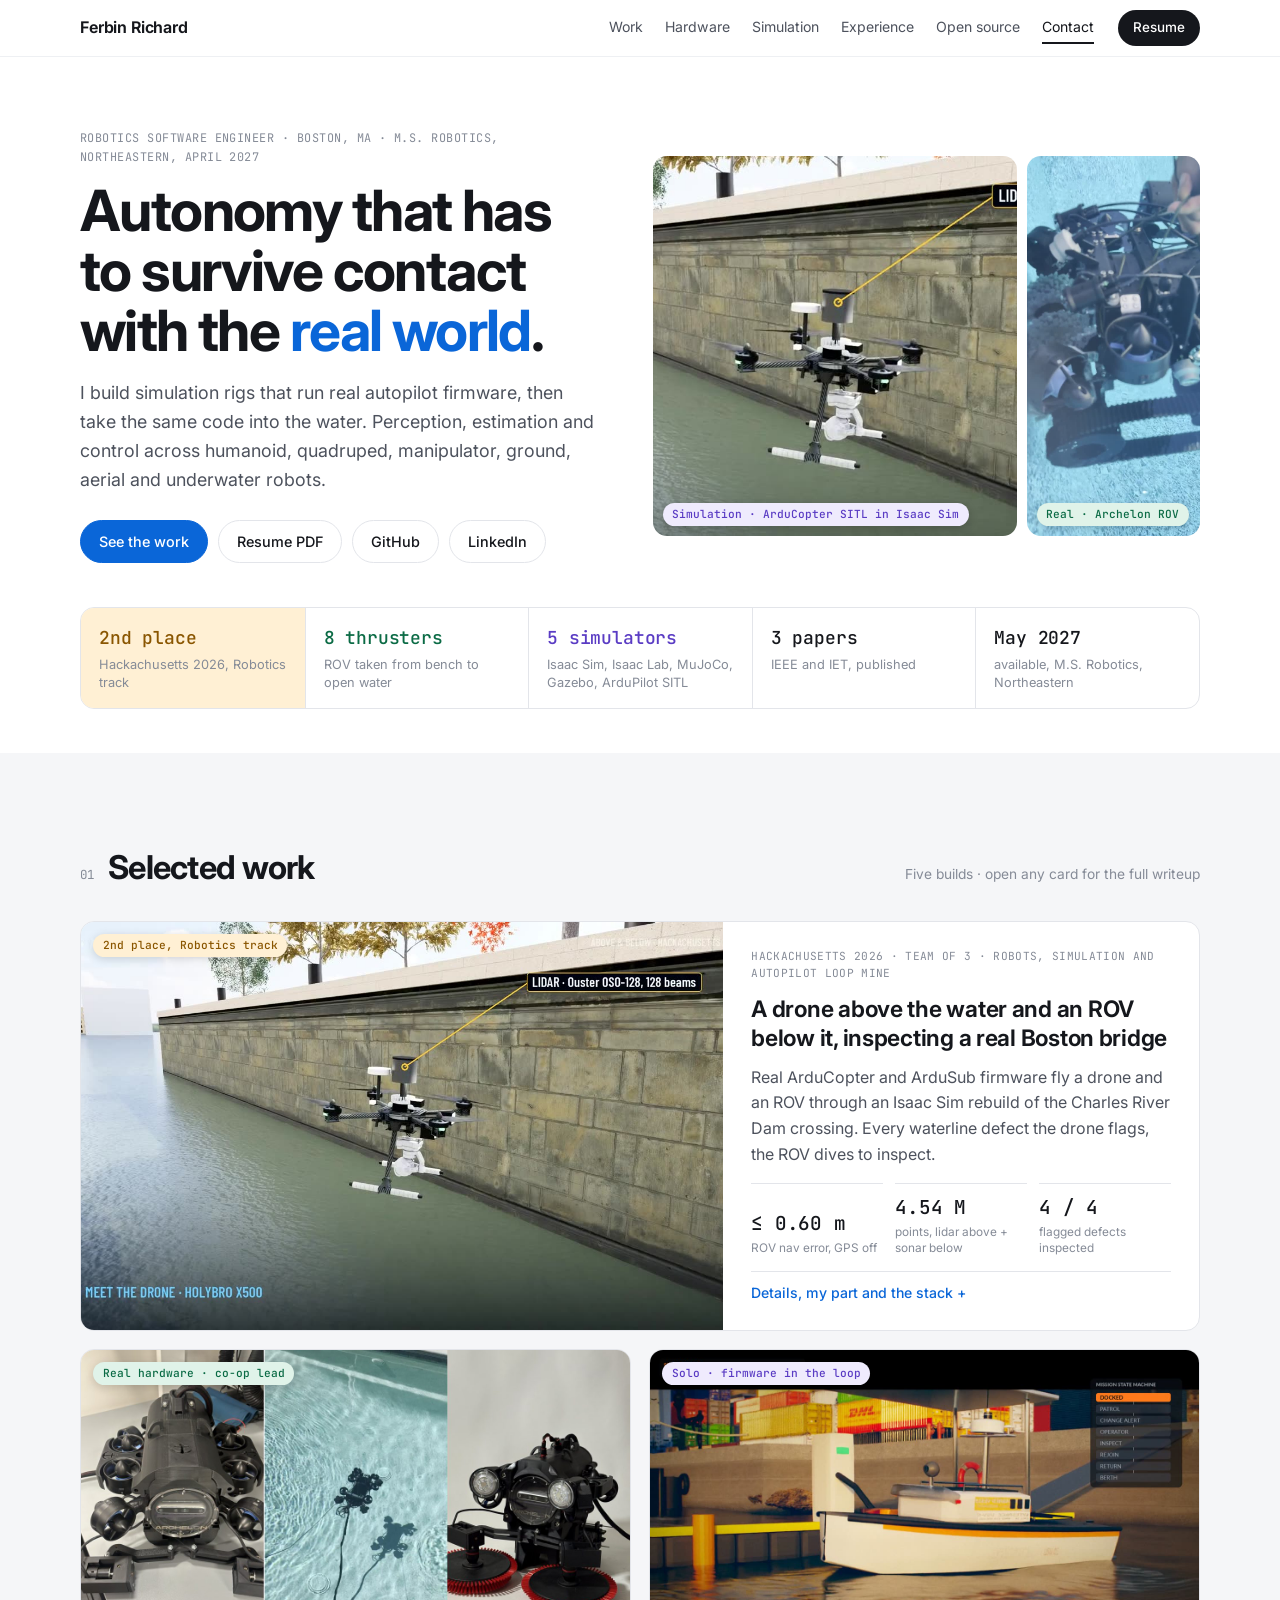
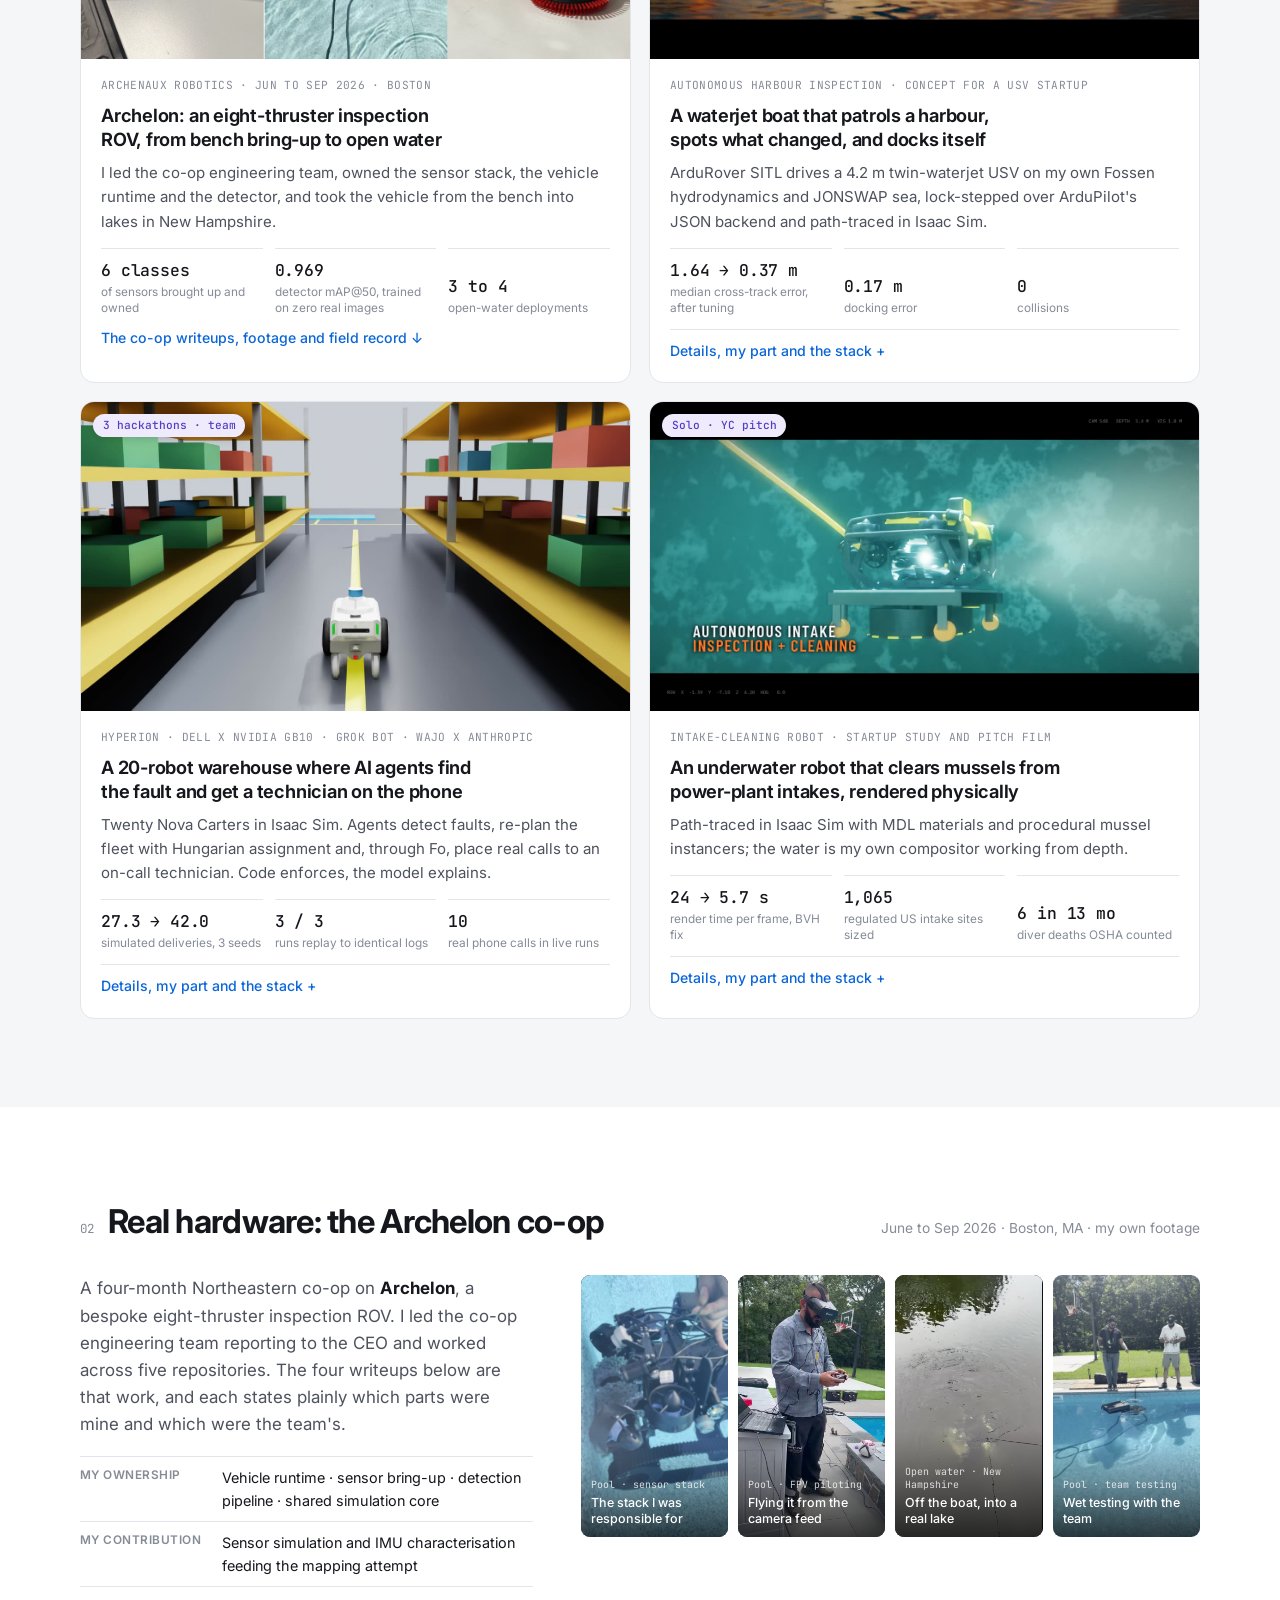
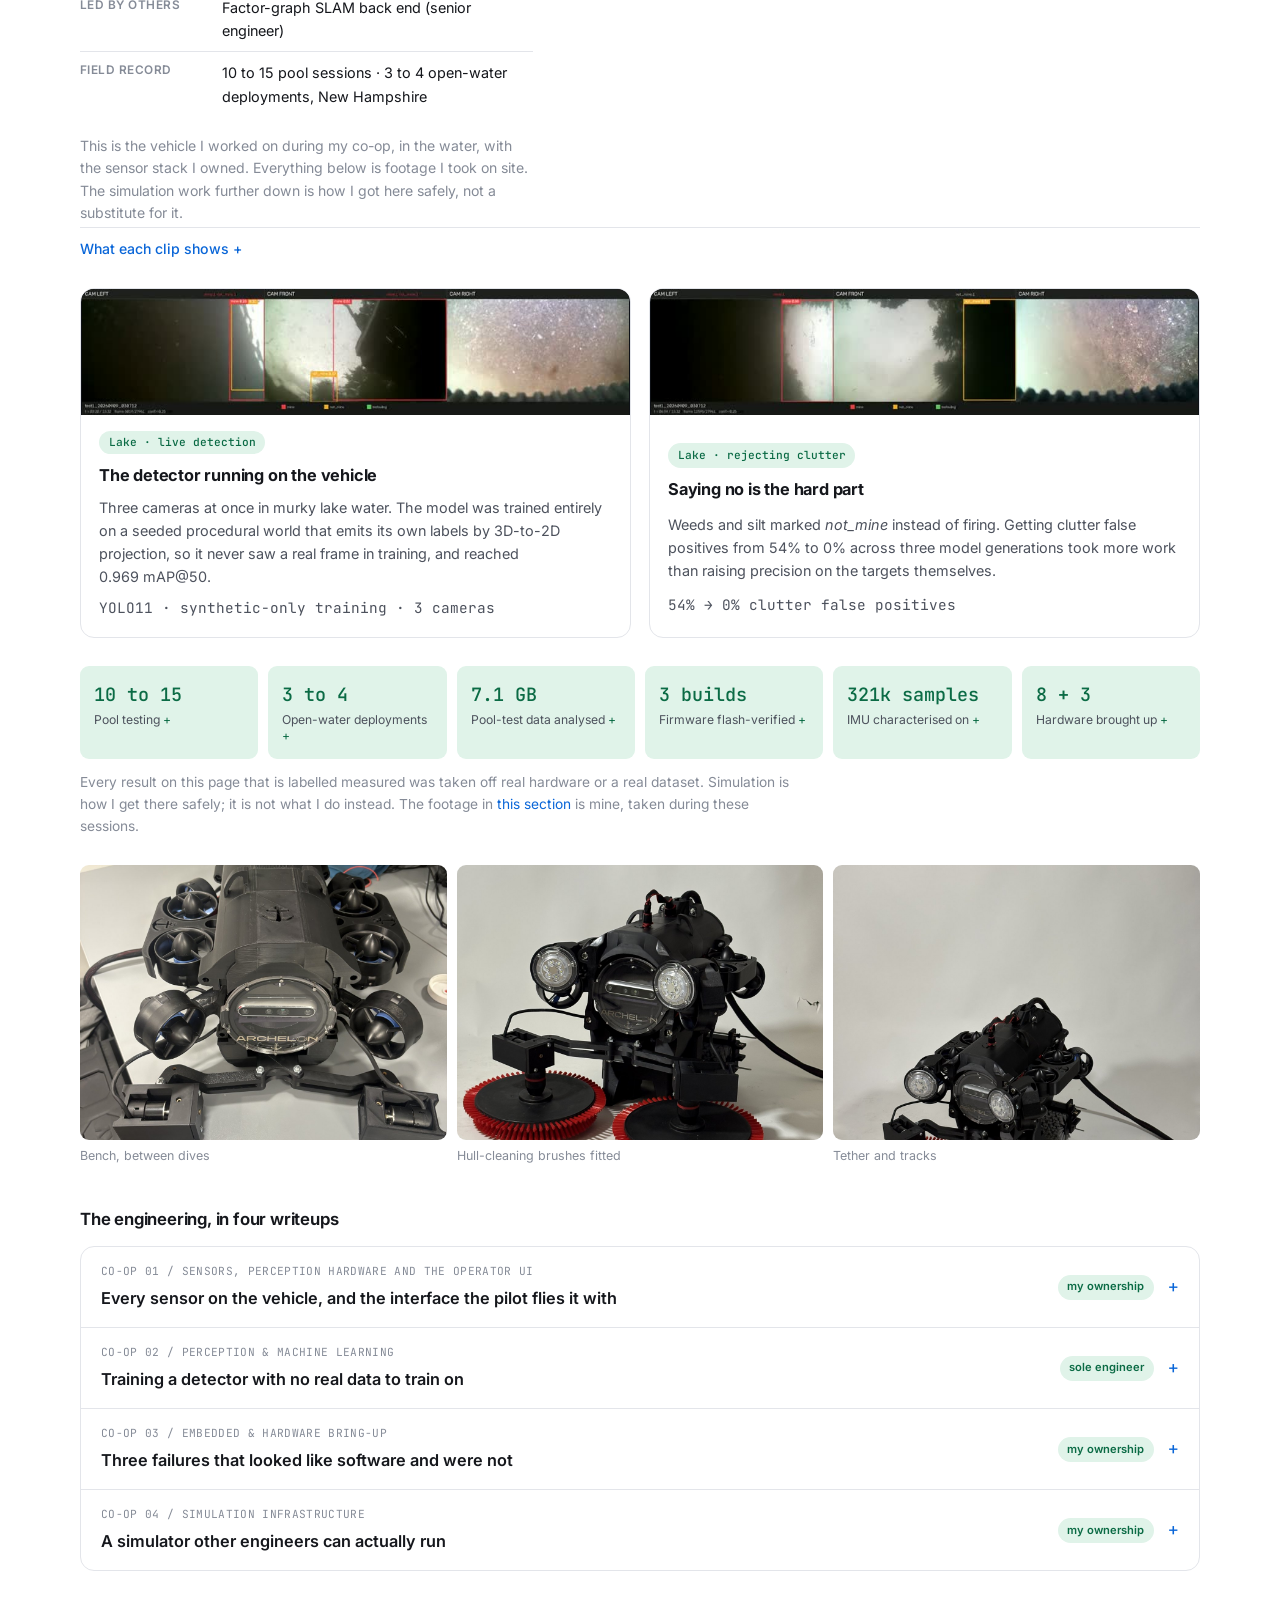
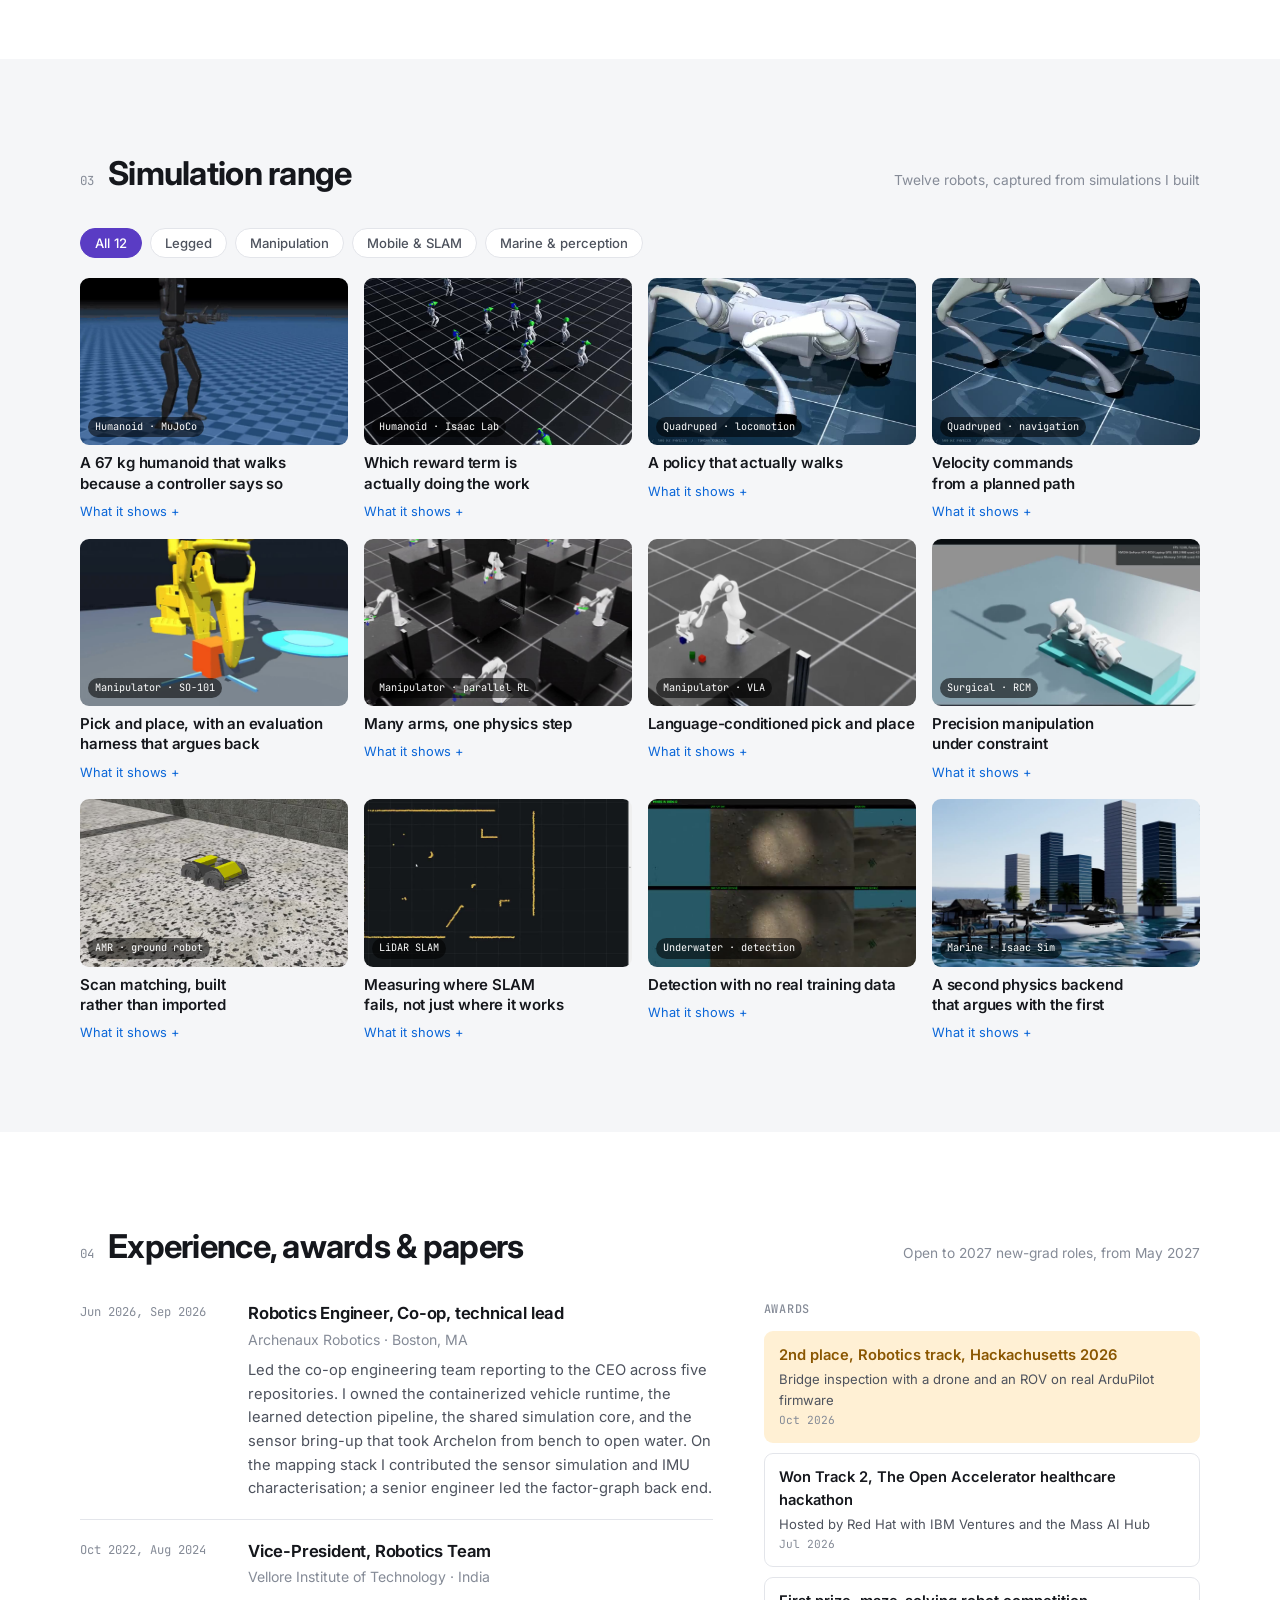
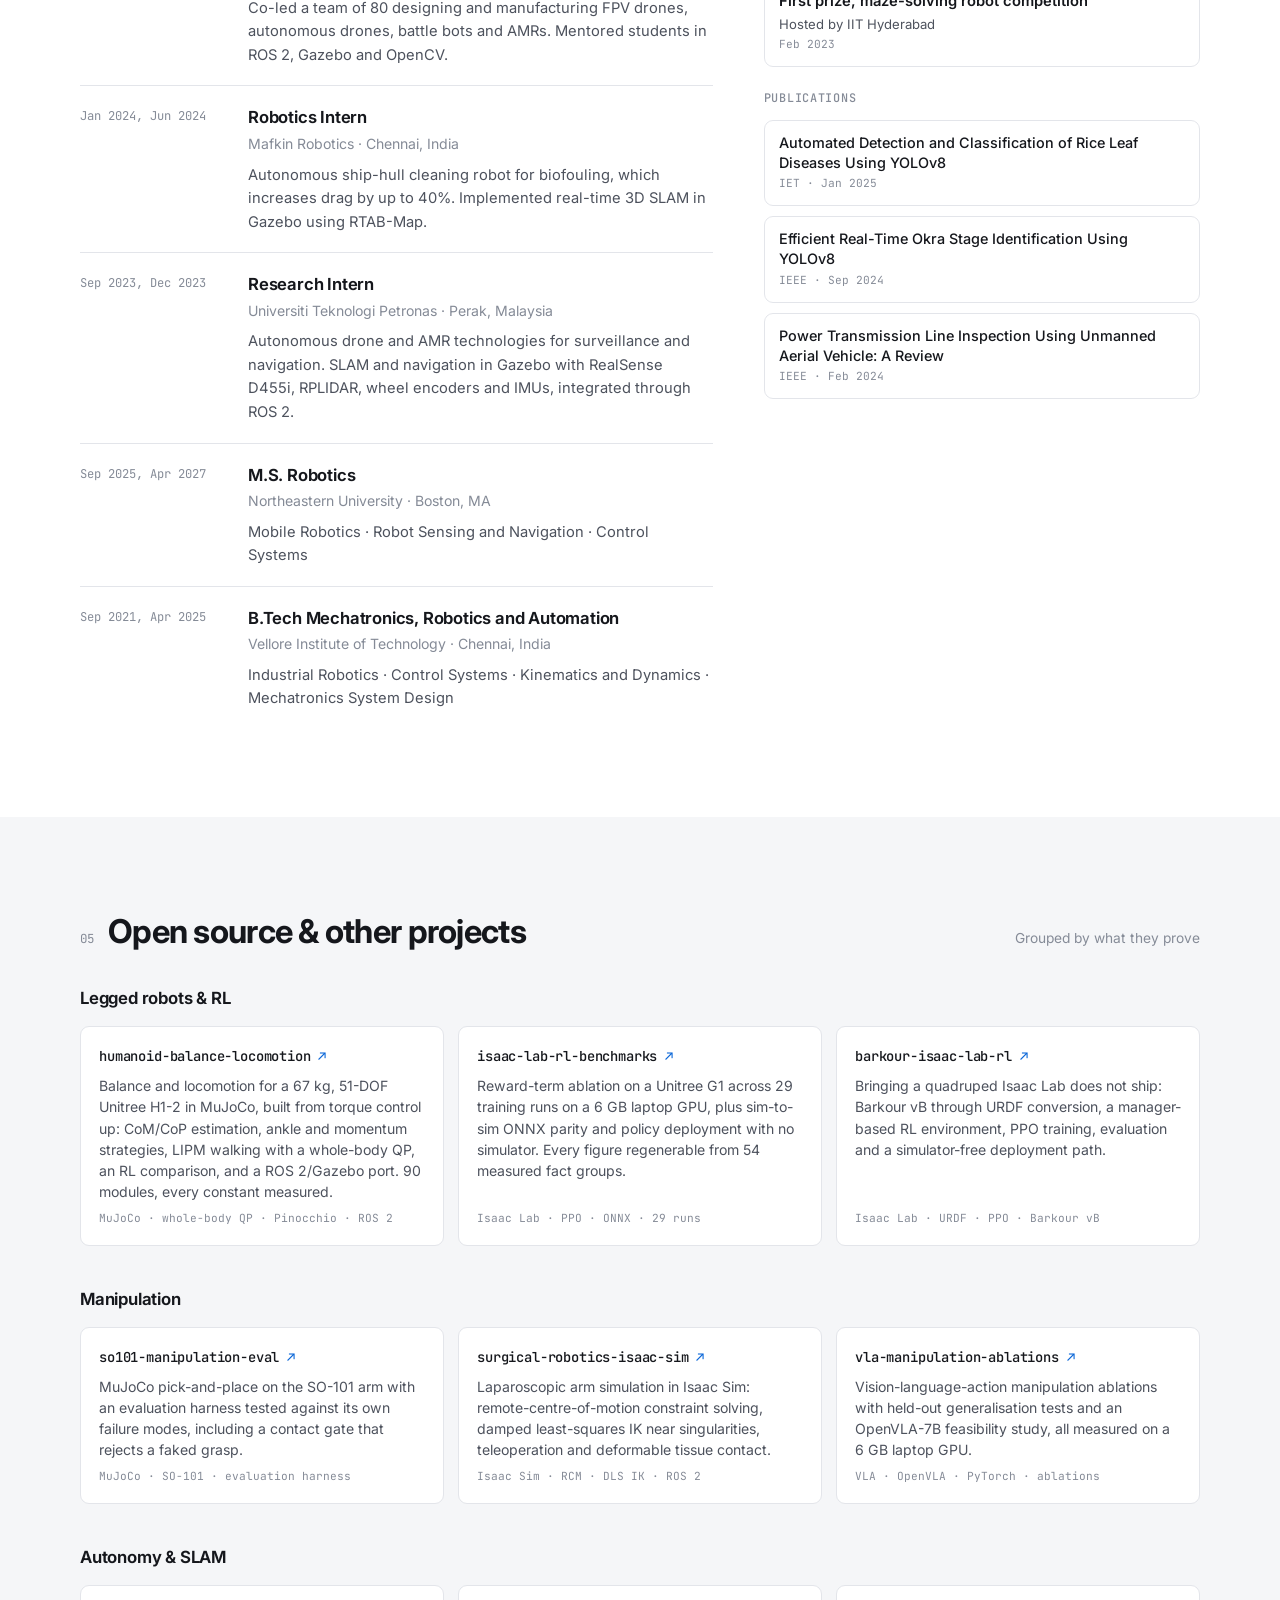
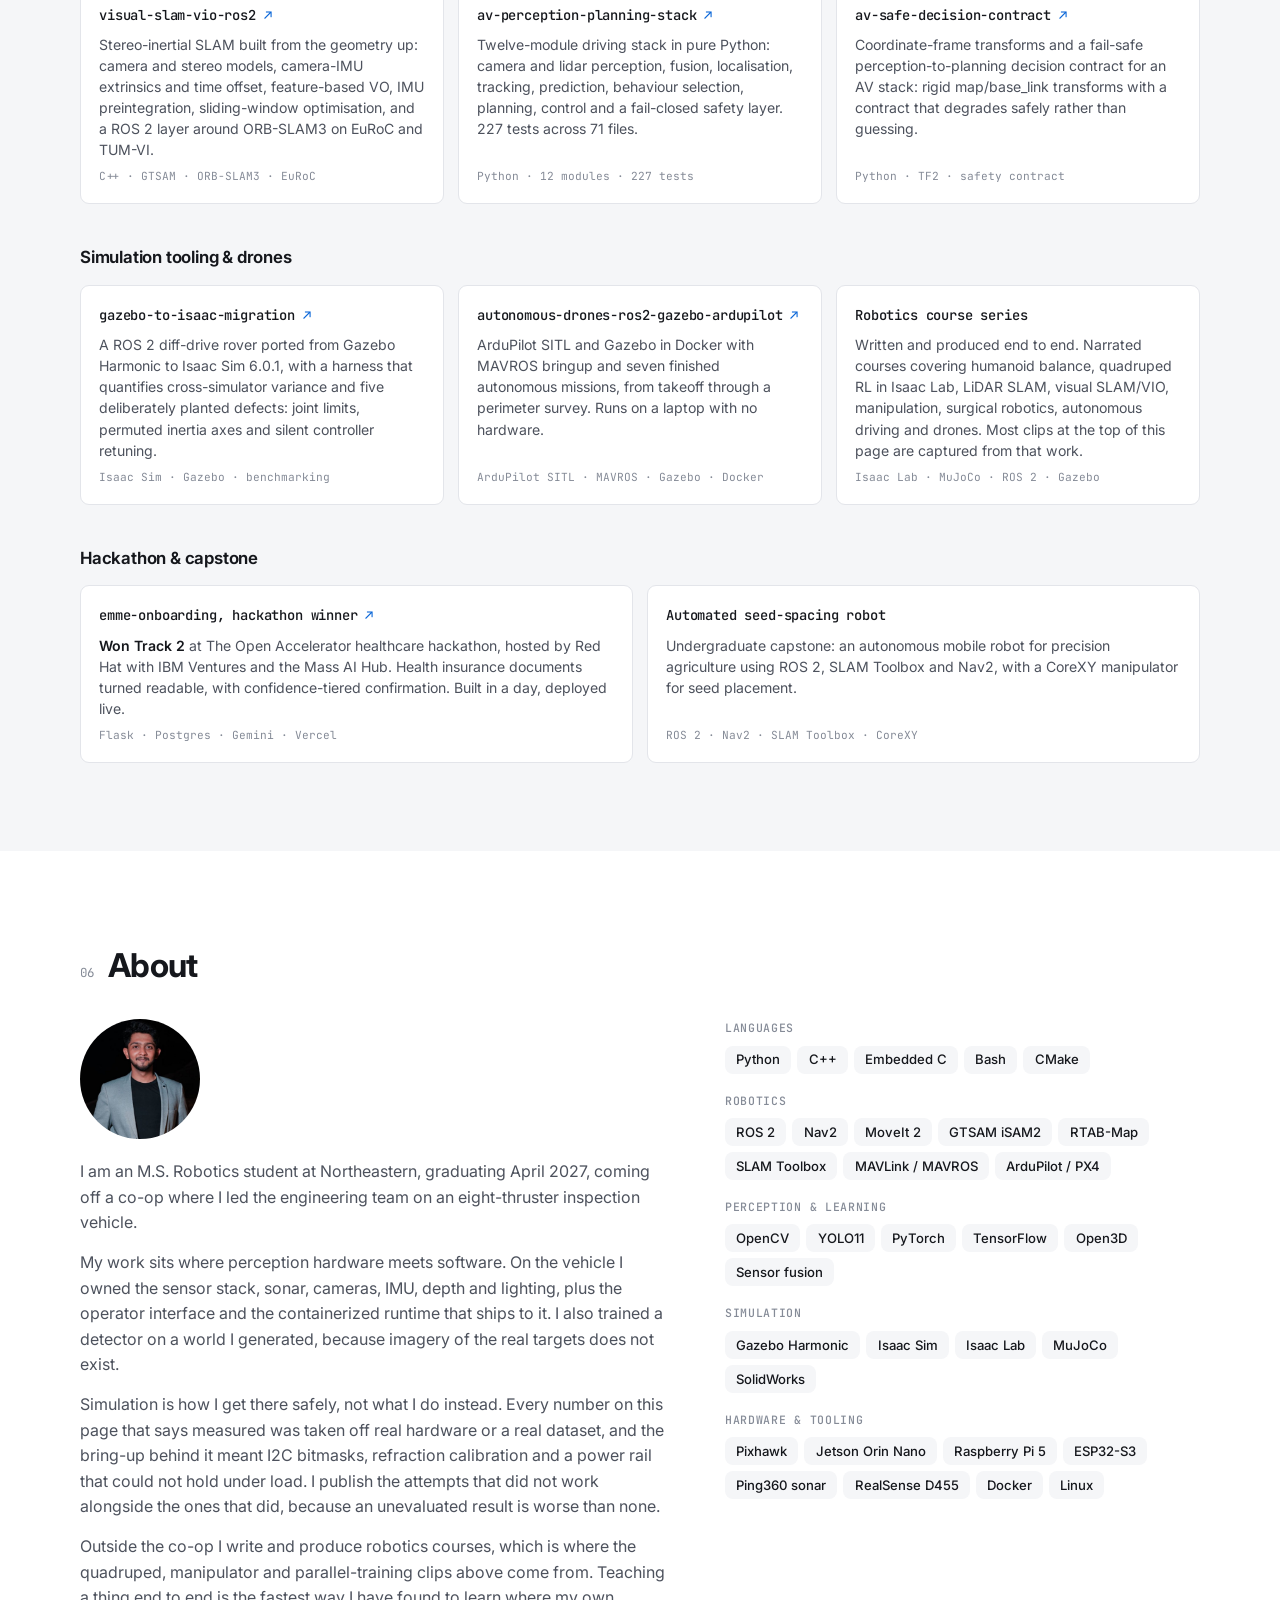
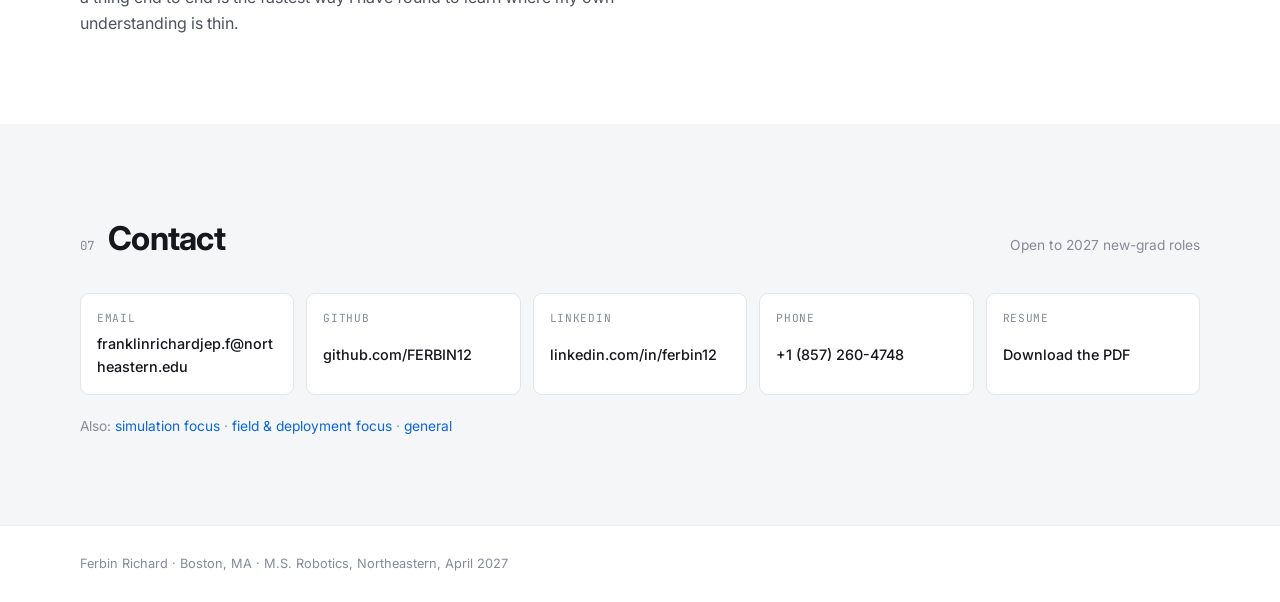
<file: index.html>
<!DOCTYPE html>
<html lang="en">
<head>
<meta charset="utf-8">
<meta name="viewport" content="width=device-width, initial-scale=1">
<title>Ferbin Richard, Robotics Software Engineer</title>
<meta name="description" content="I build simulation rigs that run real autopilot firmware, then take the same code into the water. Perception, estimation and control across humanoid, quadruped, manipulator, ground, aerial and underwater robots.">
<link rel="canonical" href="https://ferbin12.github.io/">
<link rel="icon" href="assets/favicon.svg" type="image/svg+xml">
<meta property="og:title" content="Ferbin Richard, Robotics Software Engineer">
<meta property="og:description" content="I build simulation rigs that run real autopilot firmware, then take the same code into the water. Perception, estimation and control across humanoid, quadruped, manipulator, ground, aerial and underwa">
<meta property="og:image" content="https://ferbin12.github.io/assets/img/bridge_drone_poster.jpg">
<meta property="og:image:width" content="1280">
<meta property="og:image:height" content="720">
<meta property="og:image:alt" content="Inspection drone flying under a Boston bridge deck in Isaac Sim, flown by real ArduCopter firmware">
<meta property="og:type" content="website">
<meta property="og:url" content="https://ferbin12.github.io/">
<meta name="twitter:card" content="summary_large_image">
<meta name="twitter:title" content="Ferbin Richard, Robotics Software Engineer">
<meta name="twitter:description" content="I build simulation rigs that run real autopilot firmware, then take the same code into the water. Perception, estimation and control across humanoid, quadruped, manipulator, ground, aerial and underwa">
<meta name="twitter:image" content="https://ferbin12.github.io/assets/img/bridge_drone_poster.jpg">
<link rel="preconnect" href="https://fonts.googleapis.com">
<link rel="preconnect" href="https://fonts.gstatic.com" crossorigin>
<link href="https://fonts.googleapis.com/css2?family=Inter:wght@400;500;600;700&amp;family=JetBrains+Mono:wght@400;500&amp;display=swap" rel="stylesheet">
<link rel="stylesheet" href="site.css">
<script type="application/ld+json">
{"@context":"https://schema.org","@type":"Person","name":"Ferbin Richard",
 "jobTitle":"Robotics Software Engineer",
 "url":"https://ferbin12.github.io/","email":"franklinrichardjep.f@northeastern.edu",
 "sameAs":["https://github.com/FERBIN12","https://www.linkedin.com/in/ferbin12/"],
 "alumniOf":[{"@type":"CollegeOrUniversity","name":"Northeastern University"},
             {"@type":"CollegeOrUniversity","name":"Vellore Institute of Technology"}],
 "award":["2nd place, Robotics track, Hackachusetts 2026"],
 "knowsAbout":["Robotics","ROS 2","Simulation","NVIDIA Isaac Sim","Isaac Lab","MuJoCo","Gazebo","ArduPilot","SLAM","Perception",
               "Reinforcement Learning","Embedded Systems","Sensor Fusion","Field Deployment"],
 "address":{"@type":"PostalAddress","addressLocality":"Boston","addressRegion":"MA","addressCountry":"US"}}
</script>
</head>
<body>

<a class="skip" href="#main">Skip to content</a>

<header class="nav">
  <div class="nav-inner">
    <a class="nav-name" href="#top">Ferbin&nbsp;Richard</a>
    <nav aria-label="Sections">
<a href="#work">Work</a><a href="#hardware">Hardware</a><a href="#range">Simulation</a><a href="#experience">Experience</a><a href="#oss">Open source</a><a href="#contact">Contact</a>    </nav>
    <a class="nav-cta" href="assets/Ferbin_Richard_Resume.pdf">Resume</a>
  </div>
</header>

<main id="main">

<!-- ============================================================ hero -->
<section class="hero" id="top">
  <div class="wrap hero-grid">
    <div class="hero-text">
      <p class="eyebrow">Robotics Software Engineer &middot; Boston, MA &middot; M.S. Robotics, Northeastern, April 2027</p>
      <h1>Autonomy that has to survive contact with the <em>real world</em>.</h1>
      <p class="hero-sub">I build simulation rigs that run real autopilot firmware, then take the same code into the water. Perception, estimation and control across humanoid, quadruped, manipulator, ground, aerial and underwater robots.</p>
      <p class="hero-links">
        <a class="btn btn-p" href="#work">See the work</a>
        <a class="btn" href="assets/Ferbin_Richard_Resume.pdf">Resume PDF</a>
        <a class="btn" href="https://github.com/FERBIN12">GitHub</a>
        <a class="btn" href="https://www.linkedin.com/in/ferbin12/">LinkedIn</a>
      </p>
    </div>
    <div class="diptych">
      <figure class="dip-wide">
        <video class="lazy" data-eager poster="assets/img/hero_bridge_poster.jpg" muted loop playsinline preload="none"
               aria-label="Inspection drone under the Craigie bridge deck in Isaac Sim, flown by ArduCopter SITL">
          <source src="assets/video/hero_bridge.mp4" type="video/mp4"></video>
        <figcaption><span class="chip sim">Simulation &middot; ArduCopter SITL in Isaac Sim</span></figcaption>
      </figure>
      <figure class="dip-tall">
        <video class="lazy" data-eager poster="assets/img/real/rov_closeup_hardware_poster.jpg" muted loop playsinline preload="none"
               aria-label="The Archelon ROV at the pool edge, real hardware">
          <source src="assets/real/rov_closeup_hardware.mp4" type="video/mp4"></video>
        <figcaption><span class="chip hw">Real &middot; Archelon ROV</span></figcaption>
      </figure>
    </div>
  </div>
  <div class="wrap">
    <ul class="proof">
      <li class="aw"><b>2nd place</b><span>Hackachusetts 2026, Robotics track</span></li>
      <li class="hw"><b>8 thrusters</b><span>ROV taken from bench to open water</span></li>
      <li class="sim"><b>5 simulators</b><span>Isaac Sim, Isaac Lab, MuJoCo, Gazebo, ArduPilot SITL</span></li>
      <li class=""><b>3 papers</b><span>IEEE and IET, published</span></li>
      <li class=""><b>May 2027</b><span>available, M.S. Robotics, Northeastern</span></li>
    </ul>
  </div>
</section>


<!-- ============================================================ selected work -->
<section id="work" class="band">
  <div class="wrap">
    <div class="sec-head"><span class="sec-num">01</span><h2>Selected work</h2><span class="sec-note">Five builds &middot; open any card for the full writeup</span></div>
    <div class="bento">
      <article class="pcard lead" id="w-bridge">
        <div class="pmedia">
          <video class="lazy" poster="assets/img/bridge_drone_poster.jpg" muted loop playsinline preload="none" aria-label="Inspection drone flying under the Craigie drawbridge deck in Isaac Sim, flown by ArduCopter SITL">
            <source src="assets/video/bridge_drone.mp4" type="video/mp4"></video>
          <span class="chip aw on-media">2nd place, Robotics track</span>
        </div>
        <div class="pbody">
          <p class="ctx">Hackachusetts 2026 &middot; team of 3 &middot; robots, simulation and autopilot loop mine</p>
          <h3>A drone above the water and an ROV below it, inspecting a real Boston bridge</h3>
          <p class="sum">Real ArduCopter and ArduSub firmware fly a drone and an ROV through an Isaac Sim rebuild of the Charles River Dam crossing. Every waterline defect the drone flags, the ROV dives to inspect.</p>
          <dl class="m3">
<div><dt>ROV nav error, GPS off</dt><dd>&le; 0.60 m</dd></div><div><dt>points, lidar above + sonar below</dt><dd>4.54 M</dd></div><div><dt>flagged defects inspected</dt><dd>4 / 4</dd></div>          </dl>
          <details class="more">
            <summary>Details, my part and the stack</summary>
            <div class="more-body">
<p class="proj-meta">Team of 3 · I built the robots, the simulation, the autopilot loop and ROS 2</p><p class="cap">The Charles River Dam crossing rebuilt in Isaac Sim. ArduCopter flies the drone, ArduSub flies the ROV.</p>              <div class="prose"><p>
            Built in one day for challenge R6, safer inspection of critical infrastructure. A
            Holybro X500 flown by real ArduCopter SITL runs a 37-waypoint mission along the canal
            walls and under the deck, where the bridge cuts GPS from 12 satellites to 7. Every
            waterline defect it flags becomes a task for a BlueROV2 Heavy on ArduSub, which dives
            with GPS off and navigates on a modelled DVL fed into the autopilot's EKF.
          </p>
<p>
            Both robots build one model of the structure: 2.96 million lidar points above the
            water and 1.58 million sonar points below it. The ROV never drifted more than 60 cm
            over a 200 m dive, and 4 of 4 flagged defects were inspected underwater. The demo is a
            replay of a recorded 21-topic ROS 2 bag, run live on stage from one Docker launch.
          </p>
<details class="more">
<summary>What is modelled and what is real</summary>
<p>
              Real: ArduCopter and ArduSub flight code, MAVLink mission upload, the EKF, ROS 2 Jazzy,
              RViz2 and QGroundControl. Modelled: the GPS drop under the deck (the bridge lowers
              the satellite count), the Ouster OS0-128 lidar and 130-degree multibeam sonar as ray
              casts, murky water as Beer-Lambert attenuation plus silt, and a simulated thermal
              camera. Thirteen defects were planted as ground truth, nine above the water and four
              below, including a scour pit with exposed timber piles.
            </p>
</details></div>
              <dl class="inst"><div><dt>Result</dt><dd>2nd place</dd></div>
<div class="stacked"><dt>ROV nav error, GPS off</dt><dd>≤ 0.60 m</dd><dd class="vs">over a ~200 m dive, 0.16 m at the end</dd></div>
<div class="stacked"><dt>Combined model</dt><dd>4.54 M pts</dd><dd class="vs">lidar above + sonar below</dd></div>
<div class="stacked"><dt>Defects flagged → inspected</dt><dd>4 / 4</dd><dd class="vs">drone hands off to ROV</dd></div></dl>
              <p class="stack">ArduCopter + ArduSub SITL · MAVLink · Isaac Sim 6 · ROS 2 Jazzy · RViz2 · QGroundControl · Docker · <a href="https://github.com/FERBIN12/detectfix">repo</a></p>
            </div>
          </details>
        </div>
      </article>
      <article class="pcard" id="w-archelon">
        <div class="pmedia">
          <img src="assets/img/real/archelon_card.jpg" alt="Archelon ROV on the bench, in the pool from above, and fitted with hull-cleaning brushes" loading="lazy">
          <span class="chip hw on-media">Real hardware &middot; co-op lead</span>
        </div>
        <div class="pbody">
          <p class="ctx">Archenaux Robotics &middot; Jun to Sep 2026 &middot; Boston</p>
          <h3>Archelon: an eight-thruster inspection ROV, from bench bring-up to open water</h3>
          <p class="sum">I led the co-op engineering team, owned the sensor stack, the vehicle runtime and the detector, and took the vehicle from the bench into lakes in New Hampshire.</p>
          <dl class="m3">
<div><dt>of sensors brought up and owned</dt><dd>6 classes</dd></div><div><dt>detector mAP@50, trained on zero real images</dt><dd>0.969</dd></div><div><dt>open-water deployments</dt><dd>3 to 4</dd></div>          </dl>
          <a class="more-link" href="#hardware">The co-op writeups, footage and field record &darr;</a>
        </div>
      </article>
      <article class="pcard" id="w-usv">
        <div class="pmedia">
          <video class="lazy" poster="assets/img/harbour_usv_poster.jpg" muted loop playsinline preload="none" aria-label="Twin-waterjet USV leaving its charging berth in a path-traced Isaac Sim harbour, with the mission state machine overlaid">
            <source src="assets/video/harbour_usv.mp4" type="video/mp4"></video>
          <span class="chip sim on-media">Solo &middot; firmware in the loop</span>
        </div>
        <div class="pbody">
          <p class="ctx">Autonomous harbour inspection &middot; concept for a USV startup</p>
          <h3>A waterjet boat that patrols a harbour, spots what changed, and docks itself</h3>
          <p class="sum">ArduRover SITL drives a 4.2 m twin-waterjet USV on my own Fossen hydrodynamics and JONSWAP sea, lock-stepped over ArduPilot's JSON backend and path-traced in Isaac Sim.</p>
          <dl class="m3">
<div><dt>median cross-track error, after tuning</dt><dd>1.64 &rarr; 0.37 m</dd></div><div><dt>docking error</dt><dd>0.17 m</dd></div><div><dt>collisions</dt><dd>0</dd></div>          </dl>
          <details class="more">
            <summary>Details, my part and the stack</summary>
            <div class="more-body">
<p class="proj-meta">Concept for a USV startup · firmware-in-the-loop simulation and film</p><p class="cap">ArduRover 4.5 SITL drives the boat; Isaac Sim 6 path-traces the logged run.</p>              <div class="prose"><p>
            A 4.2 m twin-waterjet USV runs an approved patrol route, compares its lidar map with
            yesterday's patrol and raises change alerts. On operator approval it stands off a
            contact, loiters on its jets, rejoins the route and berths itself on a solar charging
            float. The autopilot is the real Pixhawk firmware, ArduRover SITL, lock-stepped to my
            own physics over ArduPilot's JSON backend.
          </p>
<p>
            The physics is a Fossen 3-DOF manoeuvring model with jet spool-up lag, a reversing
            bucket, current and shallow-water drag, on a JONSWAP wind sea plus swell. Heave, pitch
            and roll come from the hull sampling that wave surface, and the rendered water uses
            the same wave field. Tuning cut median cross-track error from 1.64 m with a 3 m weave
            to 0.37 m.
          </p></div>
              <dl class="inst"><div class="stacked"><dt>Cross-track error</dt><dd>1.64 → 0.37 m</dd><dd class="vs">median, after tuning</dd></div>
<div class="stacked"><dt>Changes found</dt><dd>2 / 2</dd><dd class="vs">new object, buoy moved 15.1 m</dd></div>
<div class="stacked"><dt>Docking error</dt><dd>0.17 m</dd><dd class="vs">0 collisions</dd></div>
<div class="stacked"><dt>Recorded run</dt><dd>55,693 msgs</dd><dd class="vs">559 s ROS 2 bag</dd></div></dl>
              <p class="stack">ArduRover SITL · pymavlink · Fossen hydrodynamics · JONSWAP waves · ROS 2 Jazzy · Isaac Sim path tracing</p>
            </div>
          </details>
        </div>
      </article>
      <article class="pcard" id="w-hyperion">
        <div class="pmedia">
          <video class="lazy" poster="assets/img/hyperion_fleet_poster.jpg" muted loop playsinline preload="none" aria-label="Nova Carter robot driving down a warehouse aisle in the 20-robot Isaac Sim fleet">
            <source src="assets/video/hyperion_fleet.mp4" type="video/mp4"></video>
          <span class="chip sim on-media">3 hackathons &middot; team</span>
        </div>
        <div class="pbody">
          <p class="ctx">Hyperion &middot; Dell x NVIDIA GB10 &middot; Grok Bot &middot; Wajo x Anthropic</p>
          <h3>A 20-robot warehouse where AI agents find the fault and get a technician on the phone</h3>
          <p class="sum">Twenty Nova Carters in Isaac Sim. Agents detect faults, re-plan the fleet with Hungarian assignment and, through Fo, place real calls to an on-call technician. Code enforces, the model explains.</p>
          <dl class="m3">
<div><dt>simulated deliveries, 3 seeds</dt><dd>27.3 &rarr; 42.0</dd></div><div><dt>runs replay to identical logs</dt><dd>3 / 3</dd></div><div><dt>real phone calls in live runs</dt><dd>10</dd></div>          </dl>
          <details class="more">
            <summary>Details, my part and the stack</summary>
            <div class="more-body">
<p class="proj-meta">Dell x NVIDIA GB10 · Hyperion x Grok Bot · Wajo x Anthropic</p><p class="cap">Twenty Nova Carters in an Isaac Sim warehouse, streaming live fleet telemetry.</p>              <div class="prose"><p>
            Started at the Dell x NVIDIA GB10 hackathon: a teammate and I built the Isaac Sim warehouse of 20
            Nova Carters and shipped the stack as six services in one Docker image on the GB10,
            where a local Qwen model on vLLM triages robot faults into tickets. I then added four
            agents (surveillance, war room, technician scheduler, Hungarian re-allocation) under
            one rule: code enforces, the model explains. Over 3 seeds they raised deliveries from
            27.3 to 42.0, and every run replays to an identical event log.
          </p>
<p>
            For Wajo x Anthropic, a Claude dispatcher hands a confirmed fault to Fo, which places
            real phone calls, calendar invites and emails to an on-call technician while the fleet
            re-plans around the repair. Who it may contact is enforced in code: in a live run, when
            a technician said to send someone off the list, the agent refused. I also mounted a
            Franka arm on all twenty Carters as a mobile-manipulation testbed.
          </p></div>
              <dl class="inst"><div class="stacked"><dt>Simulated deliveries</dt><dd>27.3 → 42.0</dd><dd class="vs">+54%, 3 seeds, same faults</dd></div>
<div class="stacked"><dt>Replay check</dt><dd>3 / 3</dd><dd class="vs">identical event logs</dd></div>
<div class="stacked"><dt>Live dispatch runs</dt><dd>5 runs, 10 calls</dd><dd class="vs">real phone calls, simulated robots</dd></div>
<div><dt>Fleet</dt><dd>20 robots</dd></div></dl>
              <p class="stack">Isaac Sim 6 · Nova Carter · Franka · vLLM · Claude · Docker · NVIDIA GB10 · Hungarian assignment</p>
            </div>
          </details>
        </div>
      </article>
      <article class="pcard" id="w-intake">
        <div class="pmedia">
          <video class="lazy" poster="assets/img/intake_robot_poster.jpg" muted loop playsinline preload="none" aria-label="Wall-crawling intake-cleaning robot with lamps on, inside a fouled water intake tunnel">
            <source src="assets/video/intake_robot.mp4" type="video/mp4"></video>
          <span class="chip sim on-media">Solo &middot; YC pitch</span>
        </div>
        <div class="pbody">
          <p class="ctx">Intake-cleaning robot &middot; startup study and pitch film</p>
          <h3>An underwater robot that clears mussels from power-plant intakes, rendered physically</h3>
          <p class="sum">Path-traced in Isaac Sim with MDL materials and procedural mussel instancers; the water is my own compositor working from depth.</p>
          <dl class="m3">
<div><dt>render time per frame, BVH fix</dt><dd>24 &rarr; 5.7 s</dd></div><div><dt>regulated US intake sites sized</dt><dd>1,065</dd></div><div><dt>diver deaths OSHA counted</dt><dd>6 in 13 mo</dd></div>          </dl>
          <details class="more">
            <summary>Details, my part and the stack</summary>
            <div class="more-body">
<p class="proj-meta">Startup study and pitch film · Isaac Sim path tracing + a custom water renderer</p><p class="cap">Path-traced in Isaac Sim; the water itself is a ray-marched medium composited from depth.</p>              <div class="prose"><p>
            Divers clean zebra and quagga mussels out of power-plant and desalination intakes, and
            OSHA counted six suction-related diver deaths in 13 months. I built the case for sending a robot instead, then the film to pitch
            it. The robot and intake are rendered with Isaac Sim path tracing, MDL materials and
            procedural mussel-clump instancers, writing raw HDR and depth for every frame.
          </p>
<p>
            The water is my own compositor working from that depth: absorption, backscatter,
            ray-marched god rays and lamp beams, caustics, Snell's window and drifting particles.
            Profiling the render found that hiding instances far below the scene bloated the BVH
            and made every frame 24 s; sinking them into the wall instead brought it to 5.7 s.
          </p></div>
              <dl class="inst"><div class="stacked"><dt>Render time per frame</dt><dd>24 → 5.7 s</dd><dd class="vs">BVH fix, GPU-bound</dd></div>
<div class="stacked"><dt>Market sized</dt><dd>1,065 sites</dd><dd class="vs">regulated US intakes</dd></div>
<div><dt>Water model</dt><dd>custom, post</dd></div></dl>
              <p class="stack">Isaac Sim path tracing · USD · MDL · NumPy compositor · Python</p>
            </div>
          </details>
        </div>
      </article>
    </div>
  </div>
</section>


<!-- ============================================================ real hardware -->
<section id="hardware">
  <div class="wrap">
    <div class="sec-head"><span class="sec-num">02</span><h2>Real hardware: the Archelon co-op</h2><span class="sec-note">June to Sep 2026 &middot; Boston, MA &middot; my own footage</span></div>

    <div class="hw-top">
      <div class="hw-intro">
        <p class="lede">A four-month Northeastern co-op on <strong>Archelon</strong>, a bespoke
        eight-thruster inspection ROV. I led the co-op engineering team reporting to the
        CEO and worked across five repositories. The four writeups below are that work,
        and each states plainly which parts were mine and which were the team's.</p>
        <dl class="roles"><div><dt>My ownership</dt><dd>Vehicle runtime · sensor bring-up · detection pipeline · shared simulation core</dd></div>
<div><dt>My contribution</dt><dd>Sensor simulation and IMU characterisation feeding the mapping attempt</dd></div>
<div><dt>Led by others</dt><dd>Factor-graph SLAM back end (senior engineer)</dd></div>
<div><dt>Field record</dt><dd>10 to 15 pool sessions · 3 to 4 open-water deployments, New Hampshire</dd></div></dl>
        <p class="note">This is the vehicle I worked on during my co-op, in the water, with the sensor stack I
      owned. Everything below is footage I took on site. The simulation work further down is
      how I got here safely, not a substitute for it.</p>
      </div>
      <div class="filmstrip">
        <figure class="reel">
          <video class="lazy" poster="assets/img/real/rov_closeup_hardware_poster.jpg" muted loop playsinline preload="none" aria-label="Close-up of the Archelon ROV at the pool edge showing thrusters, scanning sonar, cameras and lights">
            <source src="assets/real/rov_closeup_hardware.mp4" type="video/mp4"></video>
          <figcaption><span class="reel-tag">Pool · sensor stack</span>The stack I was responsible for</figcaption>
        </figure>
        <figure class="reel">
          <video class="lazy" poster="assets/img/real/fpv_piloting_pool_poster.jpg" muted loop playsinline preload="none" aria-label="Piloting the ROV through a head-mounted display with a hand controller">
            <source src="assets/real/fpv_piloting_pool.mp4" type="video/mp4"></video>
          <figcaption><span class="reel-tag">Pool · FPV piloting</span>Flying it from the camera feed</figcaption>
        </figure>
        <figure class="reel">
          <video class="lazy" poster="assets/img/real/lake_deployment_boat_poster.jpg" muted loop playsinline preload="none" aria-label="Open-water lake deployment with the surface station laptop on a boat console">
            <source src="assets/real/lake_deployment_boat.mp4" type="video/mp4"></video>
          <figcaption><span class="reel-tag">Open water · New Hampshire</span>Off the boat, into a real lake</figcaption>
        </figure>
        <figure class="reel">
          <video class="lazy" poster="assets/img/real/team_pool_testing_poster.jpg" muted loop playsinline preload="none" aria-label="Two engineers on the pool deck operating the vehicle during a wet test">
            <source src="assets/real/team_pool_testing.mp4" type="video/mp4"></video>
          <figcaption><span class="reel-tag">Pool · team testing</span>Wet testing with the team</figcaption>
        </figure>
      </div>
    </div>

    <details class="more wide-more">
      <summary>What each clip shows</summary>
      <div class="clip-notes">
        <div><h4>The stack I was responsible for</h4><p>
            Ping360 scanning sonar, three cameras, a VectorNav VN-100, Bar30 depth and the
            lighting rig. This is the hardware behind the driver bug where the sonar reported a
            wall at 0.3 m while the real wall sat at 4 to 5 m.
          </p><p class="stack">T200 thrusters · Ping360 · VN-100 · Bar30</p></div>
        <div><h4>Flying it from the camera feed</h4><p>
            Head-mounted display and a hand controller, driving the vehicle on the video feed
            rather than by line of sight. The operator interface on the other end of this is
            the PyQt UI I built.
          </p><p class="stack">MAVLink · joystick piloting · PyQt UI</p></div>
        <div><h4>Off the boat, into a real lake</h4><p>
            Surface station on the console, tether over the side, no pool wall to stop the
            vehicle. Three to four of these deployments, which is where tether handling and
            recovery stop being theoretical.
          </p><p class="stack">Surface station · tether ops · recovery</p></div>
        <div><h4>Wet testing with the team</h4><p>
            Ten to fifteen pool sessions. This is where a dead depth sensor turned out to be a
            missing bit in an I2C probe mask, and where the joystick moved every topic and not
            one thruster.
          </p><p class="stack">10 to 15 sessions · 7.1 GB analysed</p></div>
      </div>
    </details>

    <div class="lake-pair">
      <figure class="lake">
        <video class="lazy" poster="assets/img/real/detector_lake_mine_poster.jpg" muted loop playsinline preload="none" aria-label="Three-camera lake footage with the object detector running live, showing mine and not-mine classifications">
          <source src="assets/real/detector_lake_mine.mp4" type="video/mp4"></video>
        <figcaption><span class="chip hw">Lake · live detection</span><h4>The detector running on the vehicle</h4><p>
            Three cameras at once in murky lake water. The model was trained entirely on a
            seeded procedural world that emits its own labels by 3D-to-2D projection, so it
            never saw a real frame in training, and reached 0.969 mAP@50.
          </p><p class="stack">YOLO11 · synthetic-only training · 3 cameras</p></figcaption>
      </figure>
      <figure class="lake">
        <video class="lazy" poster="assets/img/real/detector_lake_reject_poster.jpg" muted loop playsinline preload="none" aria-label="Detector marking submerged vegetation as not-mine rather than raising a false positive">
          <source src="assets/real/detector_lake_reject.mp4" type="video/mp4"></video>
        <figcaption><span class="chip hw">Lake · rejecting clutter</span><h4>Saying no is the hard part</h4><p>
            Weeds and silt marked <em>not_mine</em> instead of firing. Getting clutter false
            positives from 54% to 0% across three model generations took more work than raising
            precision on the targets themselves.
          </p><p class="stack">54% → 0% clutter false positives</p></figcaption>
      </figure>
    </div>

    <ul class="stats">
      <li><details><summary><b>10 to 15</b><span>Pool testing</span></summary><p>Wet sessions with the vehicle in the water. This is where the depth sensor turned
          out to be an I2C bitmask, where the joystick moved every topic and no thruster, and
          where the companion computer browned out on rail sag rather than heat. None of those
          are findable in a simulator.</p></details></li>
      <li><details><summary><b>3 to 4</b><span>Open-water deployments</span></summary><p>Lake deployments in New Hampshire, taking Archelon from bench bring-up to operation
          in real water. Tether handling, surface station, and a vehicle that has to come back.</p></details></li>
      <li><details><summary><b>7.1 GB</b><span>Pool-test data analysed</span></summary><p>Logs from those sessions, which is where the Ping360 sonar driver was caught
          returning a fake wall at 0.3 m on every beam while the real wall sat at 4 to 5 m.
          The bags looked valid, so nothing downstream flagged it.</p></details></li>
      <li><details><summary><b>3 builds</b><span>Firmware flash-verified</span></summary><p>Flashed and verified on the vehicle before it went in, with a 14-second preflight
          GO / NO-GO check gating every dive and a boot service that survives power-on.</p></details></li>
      <li><details><summary><b>321k samples</b><span>IMU characterised on</span></summary><p>A 30-minute stationary log, Allan variance and Kalibr noise parameters, gyro ARW
          0.26 deg/sqrt-hr. Re-recorded after the first attempt turned out to be contaminated
          by a nearby speaker coupling into the MEMS accelerometer.</p></details></li>
      <li><details><summary><b>8 + 3</b><span>Hardware brought up</span></summary><p>Eight T200 thrusters plus three M200 auxiliaries, Pixhawk autopilot, Ping360 sonar,
          Bar30 depth, VectorNav IMU and a Raspberry Pi 5 companion, on a 50 ft tether.</p></details></li>
    </ul>
    <p class="stats-note">Every result on this page that is labelled measured was taken off real hardware or a
      real dataset. Simulation is how I get there safely; it is not what I do instead.
      The footage in <a href="#hardware">this section</a> is mine, taken during these sessions.</p>

    <div class="bench"><div class="bench-strip">
<figure>
<img alt="Archelon ROV on the bench showing four thruster nozzles and dome lights" loading="lazy" src="assets/img/real/rov_bench_hero.jpg"/>
<figcaption>Bench, between dives</figcaption>
</figure>
<figure>
<img alt="Front view of the vehicle with hull-cleaning brushes and lights" loading="lazy" src="assets/img/real/rov_brushes_front.jpg"/>
<figcaption>Hull-cleaning brushes fitted</figcaption>
</figure>
<figure>
<img alt="Three-quarter view of the vehicle with tether attached" loading="lazy" src="assets/img/real/rov_bench_three_quarter.jpg"/>
<figcaption>Tether and tracks</figcaption>
</figure>
</div></div>

    <h3 class="sub-h">The engineering, in four writeups</h3>
    <div class="acc">
      <details class="acc-item">
        <summary>
          <span class="acc-idx">Co-op 01 / Sensors, perception hardware and the operator UI</span>
          <span class="acc-title">Every sensor on the vehicle, and the interface the pilot flies it with</span>
<span class="own own-own">my ownership</span>        </summary>
        <div class="acc-body">
<p class="proj-meta">Primary engineer, sensor stack and operator interface</p>          <figure class="proj-media">
<img alt="Eight-thruster inspection vehicle in simulation" loading="lazy" src="assets/img/hero_gazebo.jpg"/>
<figcaption>Eight-thruster inspection vehicle, vectored six-degree-of-freedom configuration.</figcaption>
</figure>
          <div class="acc-cols">
            <div class="prose"><p>
            This was my primary work: bringing up and owning every sensor the vehicle
            carries, and the interface the operator actually uses. Ping360 scanning sonar,
            three cameras, the VectorNav VN-100 IMU, depth, and the lighting.
          </p>
<p>
            A sensor that returns plausible-looking garbage is worse than one that fails,
            because nothing downstream flags it. The Ping360 drew a fake circular wall at
            0.3 m on every beam while the real wall sat at 4 to 5 m. The bags looked
            valid, correct message counts, correct rates, non-zero ranges, so it cost two
            pool sessions before I traced it to first-echo detection in both the Python
            and C++ drivers and fixed it with a regression test.
          </p>
<details class="more">
<summary>The sensor stack in detail</summary>
<p>
<strong>Sonar.</strong> Ping360 mounted vertically, which means roughly 40%
              of beams hit the vehicle frame itself and return a tight 0.30 m. That is
              only separable when the vehicle is still, so the sector mask is part of the
              driver rather than a post-process. Raising the serial link to 2 Mbaud took a
              full 360-degree sweep from 23.3 s to 5.9 s.
            </p>
<p>
<strong>IMU.</strong> I characterised the VN-100 and the autopilot IMU the
              estimate depends on: a 30-minute stationary log, 321k samples, Allan
              variance and Kalibr noise parameters. Gyro ARW came out at 0.26 deg/sqrt-hr.
              The first attempt was contaminated by a nearby speaker coupling into the
              MEMS accelerometer, visible only as tonal peaks in the FFT.
            </p>
<p>
<strong>Cameras and lights.</strong> Three cameras streaming to the topside
              station, plus the lighting rig. Underwater the D455 stereo depth returned
              only 8 to 40% valid pixels, and flat-port refraction invalidates the factory
              calibration outright, so I derived an empirical correction that flattened a
              known-flat pool floor from 15 mm to 6 mm median plane residual.
            </p>
<p>
<strong>Depth.</strong> The Bar30 read nothing however it was wired, because
              <code>BARO_PROBE_EXT</code> was a bitmask missing the bit for the MS5837, so
              the autopilot never probed the I2C bus for it.
            </p>
</details></div>
            <dl class="inst"><div><dt>Sensors owned</dt><dd>6 classes</dd></div>
<div class="stacked"><dt>Sonar sweep time</dt><dd>23.3 s → 5.9 s</dd><dd class="vs">serial raised to 2 Mbaud</dd></div>
<div class="stacked"><dt>Gyro ARW</dt><dd>0.26 °/√hr</dd><dd class="vs">measured, 321k samples</dd></div>
<div class="stacked"><dt>Depth-camera correction</dt><dd>15 mm → 6 mm</dd><dd class="vs">plane residual, known-flat floor</dd></div></dl>
          </div>
          
          <p class="stack">Ping360 sonar · VectorNav VN-100 · RealSense D455 · Bar30 · I2C · ROS 2 Jazzy · PyQt5 · Docker</p>
        </div>
      </details>
      <details class="acc-item">
        <summary>
          <span class="acc-idx">Co-op 02 / Perception & machine learning</span>
          <span class="acc-title">Training a detector with no real data to train on</span>
<span class="own own-sole">sole engineer</span>        </summary>
        <div class="acc-body">
<p class="proj-meta">Archenaux Robotics · sole engineer, simulation and ML pipeline · 26 commits</p>          <figure class="proj-media">
<video aria-label="Deployed detector running on a recorded survey with a live confidence overlay" loop="" muted="" playsinline="" poster="assets/img/detect_poster.jpg" preload="none">
<source src="assets/video/detection.mp4" type="video/mp4"/></video>
<figcaption>Deployed detector on a recorded survey run. Live confidence overlay.</figcaption>
</figure>
          <div class="acc-cols">
            <div class="prose"><p>
            Imagery of the target objects is classified or does not exist. So I generated it.
            A seeded procedural world generator emits ground-truth labels by 3D-to-2D projection,
            which means every frame is labelled for free and any scene is reproducible from its seed.
          </p>
<p>
            The difficulty is deliberate: seven object types, three turbidity levels, current drift,
            marine snow, kelp and seabed distractors that a naive detector calls targets. The
            blocking problem was never recall, it was that the model flagged every barrel.
          </p>
<details class="more">
<summary>Why I publish the bad number too</summary>
<p>
              The evaluation also showed 0% recall on three object types, because the real-photo
              training set contained no flat or torpedo-shaped examples. I would rather publish
              that than a clean chart. An unevaluated detector is worse than none, because
              someone trusts it.
            </p>
</details></div>
            <dl class="inst"><div><dt>Clutter false positives</dt><dd>54% → 0%</dd></div>
<div><dt>False alarms, empty frames</dt><dd>0 / 9</dd></div>
<div><dt>Recall, moored &amp; drifting</dt><dd>100%</dd></div>
<div class="stacked"><dt>mAP@50</dt><dd>0.471</dd><dd class="vs">sim; 0.61 real-photo</dd></div></dl>
          </div>
          <div class="strip">
<figure><img alt="Grid of generated training scenes" loading="lazy" src="assets/img/detect_grid.jpg"/><figcaption>Generated scenes</figcaption></figure>
<figure><img alt="Target object gallery" loading="lazy" src="assets/img/mine_gallery.jpg"/><figcaption>Object gallery</figcaption></figure>
<figure><img alt="Precision recall curve" loading="lazy" src="assets/img/eval_pr.jpg"/><figcaption>Precision / recall</figcaption></figure>
<figure><img alt="Confusion matrix" loading="lazy" src="assets/img/eval_cm.jpg"/><figcaption>Confusion matrix</figcaption></figure>
</div>
          <p class="stack">Python · PyTorch · Ultralytics YOLO11 / YOLO26 · OpenCV · Gazebo · Docker</p>
        </div>
      </details>
      <details class="acc-item">
        <summary>
          <span class="acc-idx">Co-op 03 / Embedded & hardware bring-up</span>
          <span class="acc-title">Three failures that looked like software and were not</span>
<span class="own own-own">my ownership</span>        </summary>
        <div class="acc-body">
<p class="proj-meta">Archenaux Robotics · primary engineer, vehicle runtime and sensor bring-up · 52 commits</p>          <figure class="proj-media">
<img alt="Inspection vehicle beneath a ship hull in Gazebo Harmonic" loading="lazy" src="assets/img/hero_gazebo.jpg"/>
<figcaption>Eight-thruster inspection vehicle, vectored six-degree-of-freedom configuration.</figcaption>
</figure>
          <div class="acc-cols">
            <div class="prose"><p>
            Archelon runs ArduSub in a vectored six-degree-of-freedom configuration. I own the
            runtime that ships to it and I did the sensor bring-up, which is mostly a story about
            failures that look like software and are not.
          </p>
<p>
            The depth sensor read nothing no matter how it was wired, because
            <code>BARO_PROBE_EXT</code> was a bitmask missing the bit for the MS5837, so the
            autopilot never probed the I2C bus for it. The joystick moved every topic on the
            dashboard and no thrusters, because ArduPilot silently discards RC override from any
            system ID other than the one it is told to trust. The companion computer browned out
            under load, which turned out to be rail sag down the tether rather than thermal
            throttling.
          </p>
<details class="more">
<summary>On numbers nobody can trace</summary>
<p>
              None of those are findable in simulation. I wrote the power-budget analysis that
              justified swapping the companion computer, and it says plainly which of its figures
              are measured and which are estimated, because a number nobody can trace is worse
              than no number.
            </p>
<p>
              The runtime itself is a containerized stack shipping to the real vehicle: MAVLink
              router, MAVROS, cameras, joystick piloting, RViz and QGC as one multi-arch image,
              with a 14-second preflight GO / NO-GO check gating every dive and a boot service
              that survives power-on.
            </p>
</details></div>
            <dl class="inst"><div><dt>Thrusters</dt><dd>8 + 3 aux</dd></div>
<div><dt>Firmware flash-verified</dt><dd>3 builds</dd></div>
<div><dt>Pool-test data analyzed</dt><dd>7.1 GB</dd></div>
<div><dt>Open-water deployments</dt><dd>3 to 4</dd></div></dl>
          </div>
          
          <p class="stack">Pixhawk 1 · ArduSub 4.5.7 · MAVLink · pymavlink · MAVROS · Ping360 sonar · VectorNav VN-100 · Bar30 · T200 / M200 thrusters · I2C · Raspberry Pi 5 · Docker</p>
        </div>
      </details>
      <details class="acc-item">
        <summary>
          <span class="acc-idx">Co-op 04 / Simulation infrastructure</span>
          <span class="acc-title">A simulator other engineers can actually run</span>
<span class="own own-own">my ownership</span>        </summary>
        <div class="acc-body">
<p class="proj-meta">Archenaux Robotics · owner, shared simulation core · 97 commits across two repositories</p>          <figure class="proj-media">
<img alt="Autopilot software-in-the-loop wired to Gazebo Harmonic" loading="lazy" src="assets/img/sim_stack.jpg"/>
<figcaption>Autopilot software-in-the-loop wired to Gazebo Harmonic over a JSON physics backend.</figcaption>
</figure>
          <div class="acc-cols">
            <div class="prose"><p>
            A simulator only one engineer can start is not an asset. I own the core the other
            projects build on, and most of its value is that it runs on someone else's laptop on
            the first try.
          </p>
<p>
            Three containers on one network: autopilot software-in-the-loop, physics, and a ground
            control station with joystick passthrough, plus a dev container. GPU is optional with
            auto-detected vendor overrides, and a browser-based fallback means the interface works
            on headless, Wayland and WSL hosts. That last one resolved a display crash blocking a
            teammate.
          </p></div>
            <dl class="inst"><div><dt>Commits, two repos</dt><dd>97</dd></div>
<div><dt>Machines validated</dt><dd>3</dd></div>
<div><dt>Compose overlays</dt><dd>10</dd></div>
<div><dt>Clone to running</dt><dd>1 command</dd></div></dl>
          </div>
          
          <p class="stack">Docker Compose · ROS 2 Jazzy · Gazebo Harmonic · ArduSub · MAVROS · Bash · noVNC</p>
        </div>
      </details>
    </div>
  </div>
</section>


<!-- ============================================================ simulation range -->
<section id="range" class="band">
  <div class="wrap">
    <div class="sec-head"><span class="sec-num">03</span><h2>Simulation range</h2><span class="sec-note">Twelve robots, captured from simulations I built</span></div>
    <div class="filters" role="group" aria-label="Filter robots">
      <button type="button" class="fchip on" data-f="all">All 12</button>
<button type="button" class="fchip" data-f="legged">Legged</button><button type="button" class="fchip" data-f="manipulation">Manipulation</button><button type="button" class="fchip" data-f="mobile-slam">Mobile & SLAM</button><button type="button" class="fchip" data-f="marine-perception">Marine & perception</button>    </div>
    <div class="range">
      <article class="rtile" data-g="legged">
        <div class="rmedia">
          <video class="lazy hover" poster="assets/img/humanoid_poster.jpg" muted loop playsinline preload="none" aria-label="Unitree H1-2 humanoid walking in MuJoCo under a whole-body QP controller">
            <source src="assets/video/humanoid_walk.mp4" type="video/mp4"></video>
          <span class="rtag">Humanoid · MuJoCo</span>
        </div>
        <h3>A 67 kg humanoid that walks because a controller says so</h3>
        <details class="rmore"><summary>What it shows</summary><p>Unitree H1-2, 51 actuated joints, built from torque control upward in MuJoCo. The measurement that starts everything: hold every joint at its commanded angle, let go, and the pelvis drops from 1.030 m to 0.415 m in six seconds. Angles are not momentum.</p><p class="stack">MuJoCo · LIPM · whole-body QP · Pinocchio · 90 modules</p></details>
      </article>
      <article class="rtile" data-g="legged">
        <div class="rmedia">
          <video class="lazy hover" poster="assets/img/g1_training_poster.jpg" muted loop playsinline preload="none" aria-label="Unitree G1 humanoid robots training in parallel in NVIDIA Isaac Lab">
            <source src="assets/video/g1_training.mp4" type="video/mp4"></video>
          <span class="rtag">Humanoid · Isaac Lab</span>
        </div>
        <h3>Which reward term is actually doing the work</h3>
        <details class="rmore"><summary>What it shows</summary><p>Unitree G1 humanoids training in parallel in Isaac Lab. Ablating one reward term at a time over 29 runs: removing the −200 termination penalty collapses learning to 4.2% of baseline episode length while the reward climbs, because falling becomes free.</p><p class="stack">Isaac Lab · PPO · ONNX · reward ablation · 6 GB GPU</p></details>
      </article>
      <article class="rtile" data-g="legged">
        <div class="rmedia">
          <video class="lazy hover" poster="assets/img/go2_walk_poster.jpg" muted loop playsinline preload="none" aria-label="Unitree Go2 quadruped walking with a trained policy over terrain">
            <source src="assets/video/go2_walk.mp4" type="video/mp4"></video>
          <span class="rtag">Quadruped · locomotion</span>
        </div>
        <h3>A policy that actually walks</h3>
        <details class="rmore"><summary>What it shows</summary><p>A Unitree Go2 under a trained policy, blind versus perceptive on the same terrain. Tracking improves from 64.6% to 69.9% once the policy can feel the ground. Gait is verified on contact timing and foot clearance, never on the reward curve.</p><p class="stack">Isaac Lab · PPO · MuJoCo · Python</p></details>
      </article>
      <article class="rtile" data-g="legged">
        <div class="rmedia">
          <video class="lazy hover" poster="assets/img/go2_vel_poster.jpg" muted loop playsinline preload="none" aria-label="Quadruped following velocity commands derived from a planned path">
            <source src="assets/video/go2_velocity.mp4" type="video/mp4"></video>
          <span class="rtag">Quadruped · navigation</span>
        </div>
        <h3>Velocity commands from a planned path</h3>
        <details class="rmore"><summary>What it shows</summary><p>The layer between a navigation stack and a learned gait: a path becomes body-frame velocity commands the policy can track, with footstep planning over an elevation map built from a depth camera.</p><p class="stack">Isaac Lab · elevation mapping · footstep planning</p></details>
      </article>
      <article class="rtile" data-g="manipulation">
        <div class="rmedia">
          <video class="lazy hover" poster="assets/img/so101_poster.jpg" muted loop playsinline preload="none" aria-label="SO-101 robot arm performing pick and place in MuJoCo">
            <source src="assets/video/so101_pick.mp4" type="video/mp4"></video>
          <span class="rtag">Manipulator · SO-101</span>
        </div>
        <h3>Pick and place, with an evaluation harness that argues back</h3>
        <details class="rmore"><summary>What it shows</summary><p>MuJoCo pick-and-place on the SO-101 arm, tested against its own failure modes: a contact gate that rejects a faked grasp, and a harness that fails when the evaluation is wrong rather than when the robot is.</p><p class="stack">MuJoCo · SO-101 · evaluation harness · Python</p></details>
      </article>
      <article class="rtile" data-g="manipulation">
        <div class="rmedia">
          <video class="lazy hover" poster="assets/img/franka_reach_poster.jpg" muted loop playsinline preload="none" aria-label="Multiple Franka robot arms reaching in parallel in Isaac Lab">
            <source src="assets/video/franka_reach.mp4" type="video/mp4"></video>
          <span class="rtag">Manipulator · parallel RL</span>
        </div>
        <h3>Many arms, one physics step</h3>
        <details class="rmore"><summary>What it shows</summary><p>Franka reach environments running vectorized on the GPU. Same principle as the humanoid and quadruped training: every robot advances inside a single solver call, which is what makes RL tractable on laptop-class hardware.</p><p class="stack">Isaac Lab · vectorized envs · CUDA · PyTorch</p></details>
      </article>
      <article class="rtile" data-g="manipulation">
        <div class="rmedia">
          <video class="lazy hover" poster="assets/img/manipulation_poster.jpg" muted loop playsinline preload="none" aria-label="Robot arm reaching for coloured blocks under a vision-language-action policy">
            <source src="assets/video/manipulation_vla.mp4" type="video/mp4"></video>
          <span class="rtag">Manipulator · VLA</span>
        </div>
        <h3>Language-conditioned pick and place</h3>
        <details class="rmore"><summary>What it shows</summary><p>A 7-DoF arm driven by a vision-language-action policy: an instruction in, a joint trajectory out. Built so every layer between the camera and the actuator is inspectable rather than a black box.</p><p class="stack">Isaac Sim · VLA policy · ROS 2 · PyTorch</p></details>
      </article>
      <article class="rtile" data-g="manipulation">
        <div class="rmedia">
          <video class="lazy hover" poster="assets/img/surgical_poster.jpg" muted loop playsinline preload="none" aria-label="Surgical manipulator performing a precision task in simulation">
            <source src="assets/video/surgical_arm.mp4" type="video/mp4"></video>
          <span class="rtag">Surgical · RCM</span>
        </div>
        <h3>Precision manipulation under constraint</h3>
        <details class="rmore"><summary>What it shows</summary><p>Laparoscopic arm simulation: remote-centre-of-motion constraint solving, damped least-squares IK near singularities, and the millimetre tolerances that make a general-purpose manipulator stack inadequate.</p><p class="stack">Isaac Sim · RCM · DLS IK · ROS 2</p></details>
      </article>
      <article class="rtile" data-g="mobile-slam">
        <div class="rmedia">
          <video class="lazy hover" poster="assets/img/amr_poster.jpg" muted loop playsinline preload="none" aria-label="Autonomous mobile robot mapping a warehouse with LiDAR">
            <source src="assets/video/amr_slam.mp4" type="video/mp4"></video>
          <span class="rtag">AMR · ground robot</span>
        </div>
        <h3>Scan matching, built rather than imported</h3>
        <details class="rmore"><summary>What it shows</summary><p>A ground robot mapping a warehouse with 2D LiDAR: ICP front end, mapper, loop closure and pose graph written from scratch. Point-to-line registration lands at 2.3 mm against 8.1 mm for point-to-point on the same run.</p><p class="stack">ROS 2 · ICP · pose graph · occupancy mapping</p></details>
      </article>
      <article class="rtile" data-g="mobile-slam">
        <div class="rmedia">
          <video class="lazy hover" poster="assets/img/lidar_poster.jpg" muted loop playsinline preload="none" aria-label="Occupancy map building during a LiDAR SLAM run">
            <source src="assets/video/lidar_map.mp4" type="video/mp4"></video>
          <span class="rtag">LiDAR SLAM</span>
        </div>
        <h3>Measuring where SLAM fails, not just where it works</h3>
        <details class="rmore"><summary>What it shows</summary><p>A wall is degenerate at 3747 against 1.9 on open floor, so the same scan matcher that is excellent in a corridor is near-useless facing a flat surface. Every figure is reproducible from the repository, including the inconvenient ones.</p><p class="stack">ROS 2 · scan matching · loop closure · Python</p></details>
      </article>
      <article class="rtile" data-g="marine-perception">
        <div class="rmedia">
          <video class="lazy hover" poster="assets/img/detect_poster.jpg" muted loop playsinline preload="none" aria-label="Underwater object detector running on a recorded survey with a live confidence overlay">
            <source src="assets/video/detection.mp4" type="video/mp4"></video>
          <span class="rtag">Underwater · detection</span>
        </div>
        <h3>Detection with no real training data</h3>
        <details class="rmore"><summary>What it shows</summary><p>A seeded procedural world emits its own ground truth by 3D-to-2D projection, so every frame is labelled for free and any scene is reproducible from its seed. Clutter false positives went from 54% to zero across three model generations.</p><p class="stack">YOLO11 · PyTorch · Gazebo · OpenCV</p></details>
      </article>
      <article class="rtile" data-g="marine-perception">
        <div class="rmedia">
          <video class="lazy hover" poster="assets/img/isaac_poster.jpg" muted loop playsinline preload="none" aria-label="Coastal marine environment with animated water rendered in NVIDIA Isaac Sim">
            <source src="assets/video/isaac.mp4" type="video/mp4"></video>
          <span class="rtag">Marine · Isaac Sim</span>
        </div>
        <h3>A second physics backend that argues with the first</h3>
        <details class="rmore"><summary>What it shows</summary><p>The vehicle ported to Isaac Sim as a second physics engine: animated water with underwater rendering, hydrodynamics covering buoyancy, damping and added mass, and a bridge closing the control loop against Isaac physics.</p><p class="stack">Isaac Sim · RTX offscreen · ROS 2 · pytest</p></details>
      </article>
    </div>
  </div>
</section>


<!-- ============================================================ experience -->
<section id="experience">
  <div class="wrap">
    <div class="sec-head"><span class="sec-num">04</span><h2>Experience, awards &amp; papers</h2><span class="sec-note">Open to 2027 new-grad roles, from May 2027</span></div>
    <div class="exp-grid">
      <div class="xp"><div class="xp-row">
<div class="xp-when">Jun 2026, Sep 2026</div>
<div class="xp-what">
<h3>Robotics Engineer, Co-op, technical lead</h3>
<p class="xp-org">Archenaux Robotics · Boston, MA</p>
<p>
            Led the co-op engineering team reporting to the CEO across five repositories. I
            owned the containerized vehicle runtime, the learned detection pipeline, the shared
            simulation core, and the sensor bring-up that took Archelon from bench to open
            water. On the mapping stack I contributed the sensor simulation and IMU
            characterisation; a senior engineer led the factor-graph back end.
          </p>
</div>
</div>
<div class="xp-row">
<div class="xp-when">Oct 2022, Aug 2024</div>
<div class="xp-what">
<h3>Vice-President, Robotics Team</h3>
<p class="xp-org">Vellore Institute of Technology · India</p>
<p>
            Co-led a team of 80 designing and manufacturing FPV drones, autonomous drones,
            battle bots and AMRs. Mentored students in ROS 2, Gazebo and OpenCV.
          </p>
</div>
</div>
<div class="xp-row">
<div class="xp-when">Jan 2024, Jun 2024</div>
<div class="xp-what">
<h3>Robotics Intern</h3>
<p class="xp-org">Mafkin Robotics · Chennai, India</p>
<p>
            Autonomous ship-hull cleaning robot for biofouling, which increases drag by up to
            40%. Implemented real-time 3D SLAM in Gazebo using RTAB-Map.
          </p>
</div>
</div>
<div class="xp-row">
<div class="xp-when">Sep 2023, Dec 2023</div>
<div class="xp-what">
<h3>Research Intern</h3>
<p class="xp-org">Universiti Teknologi Petronas · Perak, Malaysia</p>
<p>
            Autonomous drone and AMR technologies for surveillance and navigation. SLAM and
            navigation in Gazebo with RealSense D455i, RPLIDAR, wheel encoders and IMUs,
            integrated through ROS 2.
          </p>
</div>
</div>
<div class="xp-row">
<div class="xp-when">Sep 2025, Apr 2027</div>
<div class="xp-what">
<h3>M.S. Robotics</h3>
<p class="xp-org">Northeastern University · Boston, MA</p>
<p>Mobile Robotics · Robot Sensing and Navigation · Control Systems</p>
</div>
</div>
<div class="xp-row">
<div class="xp-when">Sep 2021, Apr 2025</div>
<div class="xp-what">
<h3>B.Tech Mechatronics, Robotics and Automation</h3>
<p class="xp-org">Vellore Institute of Technology · Chennai, India</p>
<p>Industrial Robotics · Control Systems · Kinematics and Dynamics · Mechatronics System Design</p>
</div>
</div></div>
      <aside class="exp-side">
        <h3 class="side-h">Awards</h3>
        <ul class="awards">
<li><b>2nd place, Robotics track, Hackachusetts 2026</b><span>Bridge inspection with a drone and an ROV on real ArduPilot firmware</span><time>Oct 2026</time></li><li><b>Won Track 2, The Open Accelerator healthcare hackathon</b><span>Hosted by Red Hat with IBM Ventures and the Mass AI Hub</span><time>Jul 2026</time></li><li><b>First prize, maze-solving robot competition</b><span>Hosted by IIT Hyderabad</span><time>Feb 2023</time></li>        </ul>
        <h3 class="side-h">Publications</h3>
        <div class="pubs">
<div class="pub">
<p class="pub-t">Automated Detection and Classification of Rice Leaf Diseases Using YOLOv8</p>
<span class="pub-v">IET · Jan 2025</span>
</div>
<div class="pub">
<p class="pub-t">Efficient Real-Time Okra Stage Identification Using YOLOv8</p>
<span class="pub-v">IEEE · Sep 2024</span>
</div>
<div class="pub">
<p class="pub-t">Power Transmission Line Inspection Using Unmanned Aerial Vehicle: A Review</p>
<span class="pub-v">IEEE · Feb 2024</span>
</div>
</div>
      </aside>
    </div>
  </div>
</section>


<!-- ============================================================ open source -->
<section id="oss" class="band">
  <div class="wrap">
    <div class="sec-head"><span class="sec-num">05</span><h2>Open source &amp; other projects</h2><span class="sec-note">Grouped by what they prove</span></div>
    <h3 class="sub-h">Legged robots & RL</h3>
    <div class="tiles">
<a class="tile" href="https://github.com/FERBIN12/humanoid-balance-locomotion">        <h4>humanoid-balance-locomotion</h4><p>Balance and locomotion for a 67 kg, 51-DOF Unitree H1-2 in MuJoCo, built from torque control up: CoM/CoP estimation, ankle and momentum strategies, LIPM walking with a whole-body QP, an RL comparison, and a ROS 2/Gazebo port. 90 modules, every constant measured.</p><p class="tile-tags">MuJoCo · whole-body QP · Pinocchio · ROS 2</p>
</a><a class="tile" href="https://github.com/FERBIN12/isaac-lab-rl-benchmarks">        <h4>isaac-lab-rl-benchmarks</h4><p>Reward-term ablation on a Unitree G1 across 29 training runs on a 6 GB laptop GPU, plus sim-to-sim ONNX parity and policy deployment with no simulator. Every figure regenerable from 54 measured fact groups.</p><p class="tile-tags">Isaac Lab · PPO · ONNX · 29 runs</p>
</a><a class="tile" href="https://github.com/FERBIN12/barkour-isaac-lab-rl">        <h4>barkour-isaac-lab-rl</h4><p>Bringing a quadruped Isaac Lab does not ship: Barkour vB through URDF conversion, a manager-based RL environment, PPO training, evaluation and a simulator-free deployment path.</p><p class="tile-tags">Isaac Lab · URDF · PPO · Barkour vB</p>
</a>    </div>
    <h3 class="sub-h">Manipulation</h3>
    <div class="tiles">
<a class="tile" href="https://github.com/FERBIN12/so101-manipulation-eval">        <h4>so101-manipulation-eval</h4><p>MuJoCo pick-and-place on the SO-101 arm with an evaluation harness tested against its own failure modes, including a contact gate that rejects a faked grasp.</p><p class="tile-tags">MuJoCo · SO-101 · evaluation harness</p>
</a><a class="tile" href="https://github.com/FERBIN12/surgical-robotics-isaac-sim">        <h4>surgical-robotics-isaac-sim</h4><p>Laparoscopic arm simulation in Isaac Sim: remote-centre-of-motion constraint solving, damped least-squares IK near singularities, teleoperation and deformable tissue contact.</p><p class="tile-tags">Isaac Sim · RCM · DLS IK · ROS 2</p>
</a><a class="tile" href="https://github.com/FERBIN12/vla-manipulation-ablations">        <h4>vla-manipulation-ablations</h4><p>Vision-language-action manipulation ablations with held-out generalisation tests and an OpenVLA-7B feasibility study, all measured on a 6 GB laptop GPU.</p><p class="tile-tags">VLA · OpenVLA · PyTorch · ablations</p>
</a>    </div>
    <h3 class="sub-h">Autonomy & SLAM</h3>
    <div class="tiles">
<a class="tile" href="https://github.com/FERBIN12/visual-slam-vio-ros2">        <h4>visual-slam-vio-ros2</h4><p>Stereo-inertial SLAM built from the geometry up: camera and stereo models, camera-IMU extrinsics and time offset, feature-based VO, IMU preintegration, sliding-window optimisation, and a ROS 2 layer around ORB-SLAM3 on EuRoC and TUM-VI.</p><p class="tile-tags">C++ · GTSAM · ORB-SLAM3 · EuRoC</p>
</a><a class="tile" href="https://github.com/FERBIN12/av-perception-planning-stack">        <h4>av-perception-planning-stack</h4><p>Twelve-module driving stack in pure Python: camera and lidar perception, fusion, localisation, tracking, prediction, behaviour selection, planning, control and a fail-closed safety layer. 227 tests across 71 files.</p><p class="tile-tags">Python · 12 modules · 227 tests</p>
</a><a class="tile" href="https://github.com/FERBIN12/av-safe-decision-contract">        <h4>av-safe-decision-contract</h4><p>Coordinate-frame transforms and a fail-safe perception-to-planning decision contract for an AV stack: rigid map/base_link transforms with a contract that degrades safely rather than guessing.</p><p class="tile-tags">Python · TF2 · safety contract</p>
</a>    </div>
    <h3 class="sub-h">Simulation tooling & drones</h3>
    <div class="tiles">
<a class="tile" href="https://github.com/FERBIN12/gazebo-to-isaac-migration">        <h4>gazebo-to-isaac-migration</h4><p>A ROS 2 diff-drive rover ported from Gazebo Harmonic to Isaac Sim 6.0.1, with a harness that quantifies cross-simulator variance and five deliberately planted defects: joint limits, permuted inertia axes and silent controller retuning.</p><p class="tile-tags">Isaac Sim · Gazebo · benchmarking</p>
</a><a class="tile" href="https://github.com/FERBIN12/autonomous-drones-ros2-gazebo-ardupilot">        <h4>autonomous-drones-ros2-gazebo-ardupilot</h4><p>ArduPilot SITL and Gazebo in Docker with MAVROS bringup and seven finished autonomous missions, from takeoff through a perimeter survey. Runs on a laptop with no hardware.</p><p class="tile-tags">ArduPilot SITL · MAVROS · Gazebo · Docker</p>
</a><div class="tile">        <h4>Robotics course series</h4><p>Written and produced end to end. Narrated courses covering humanoid balance, quadruped RL in Isaac Lab, LiDAR SLAM, visual SLAM/VIO, manipulation, surgical robotics, autonomous driving and drones. Most clips at the top of this page are captured from that work.</p><p class="tile-tags">Isaac Lab · MuJoCo · ROS 2 · Gazebo</p>
</div>    </div>
    <h3 class="sub-h">Hackathon & capstone</h3>
    <div class="tiles tiles-2">
<a class="tile" href="https://github.com/FERBIN12/emme-onboarding">        <h4>emme-onboarding, hackathon winner</h4><p><strong>Won Track 2</strong> at The Open Accelerator healthcare hackathon, hosted by Red Hat with IBM Ventures and the Mass AI Hub. Health insurance documents turned readable, with confidence-tiered confirmation. Built in a day, deployed live.</p><p class="tile-tags">Flask · Postgres · Gemini · Vercel</p>
</a><div class="tile">        <h4>Automated seed-spacing robot</h4><p>Undergraduate capstone: an autonomous mobile robot for precision agriculture using ROS 2, SLAM Toolbox and Nav2, with a CoreXY manipulator for seed placement.</p><p class="tile-tags">ROS 2 · Nav2 · SLAM Toolbox · CoreXY</p>
</div>    </div>
  </div>
</section>


<!-- ============================================================ about -->
<section id="about">
  <div class="wrap">
    <div class="sec-head"><span class="sec-num">06</span><h2>About</h2></div>
    <div class="about-grid">
      <div class="about-text"><figure class="portrait">
<img alt="Ferbin Richard" height="760" loading="lazy" src="assets/img/portrait.jpg" width="760"/>
</figure>
<p>
          I am an M.S. Robotics student at Northeastern, graduating April 2027, coming off a
          co-op where I led the engineering team on an eight-thruster inspection vehicle.
        </p>
<p>
          My work sits where perception hardware meets software. On the vehicle I owned the
          sensor stack, sonar, cameras, IMU, depth and lighting, plus the operator interface
          and the containerized runtime that ships to it. I also trained a detector on a
          world I generated, because imagery of the real targets does not exist.
        </p>
<p>
          Simulation is how I get there safely, not what I do instead. Every number on this
          page that says measured was taken off real hardware or a real dataset, and the
          bring-up behind it meant I2C bitmasks, refraction calibration and a power rail that
          could not hold under load. I publish the attempts that did not work alongside the
          ones that did, because an unevaluated result is worse than none.
        </p>
<p>
          Outside the co-op I write and produce robotics courses, which is where the quadruped,
          manipulator and parallel-training clips above come from. Teaching a thing end to end
          is the fastest way I have found to learn where my own understanding is thin.
        </p></div>
      <div class="skills"><div class="skill-group">
<h4>Languages</h4>
<div class="chipset">
<span class="chip">Python</span><span class="chip">C++</span>
<span class="chip">Embedded C</span><span class="chip">Bash</span>
<span class="chip">CMake</span>
</div>
</div><div class="skill-group">
<h4>Robotics</h4>
<div class="chipset">
<span class="chip">ROS 2</span><span class="chip">Nav2</span>
<span class="chip">MoveIt 2</span><span class="chip">GTSAM iSAM2</span>
<span class="chip">RTAB-Map</span><span class="chip">SLAM Toolbox</span>
<span class="chip">MAVLink / MAVROS</span><span class="chip">ArduPilot / PX4</span>
</div>
</div><div class="skill-group">
<h4>Perception &amp; learning</h4>
<div class="chipset">
<span class="chip">OpenCV</span><span class="chip">YOLO11</span>
<span class="chip">PyTorch</span><span class="chip">TensorFlow</span>
<span class="chip">Open3D</span><span class="chip">Sensor fusion</span>
</div>
</div><div class="skill-group">
<h4>Simulation</h4>
<div class="chipset">
<span class="chip">Gazebo Harmonic</span><span class="chip">Isaac Sim</span>
<span class="chip">Isaac Lab</span><span class="chip">MuJoCo</span>
<span class="chip">SolidWorks</span>
</div>
</div><div class="skill-group">
<h4>Hardware &amp; tooling</h4>
<div class="chipset">
<span class="chip">Pixhawk</span><span class="chip">Jetson Orin Nano</span>
<span class="chip">Raspberry Pi 5</span><span class="chip">ESP32-S3</span>
<span class="chip">Ping360 sonar</span><span class="chip">RealSense D455</span>
<span class="chip">Docker</span><span class="chip">Linux</span>
</div>
</div></div>
    </div>
  </div>
</section>


<!-- ============================================================ contact -->
<section id="contact" class="band">
  <div class="wrap">
    <div class="sec-head"><span class="sec-num">07</span><h2>Contact</h2><span class="sec-note">Open to 2027 new-grad roles</span></div>
    <div class="contact-grid"><a href="mailto:franklinrichardjep.f@northeastern.edu">
<span class="k">Email</span>
<span class="v">franklinrichardjep.f@northeastern.edu</span>
</a>
<a href="https://github.com/FERBIN12">
<span class="k">GitHub</span>
<span class="v">github.com/FERBIN12</span>
</a>
<a href="https://www.linkedin.com/in/ferbin12/">
<span class="k">LinkedIn</span>
<span class="v">linkedin.com/in/ferbin12</span>
</a>
<a href="tel:+18572604748">
<span class="k">Phone</span>
<span class="v">+1 (857) 260-4748</span>
</a>
      <a href="assets/Ferbin_Richard_Resume.pdf"><span class="k">Resume</span><span class="v">Download the PDF</span></a>
    </div>
    <p class="variants">Also: <a href="sim/">simulation focus</a> &middot; <a href="field/">field &amp; deployment focus</a> &middot; <a href="">general</a></p>
  </div>
</section>

</main>

<footer class="foot"><div class="wrap">Ferbin Richard &middot; Boston, MA &middot; M.S. Robotics, Northeastern, April 2027</div></footer>

<script src="main.js" defer></script>
</body>
</html>
</file>
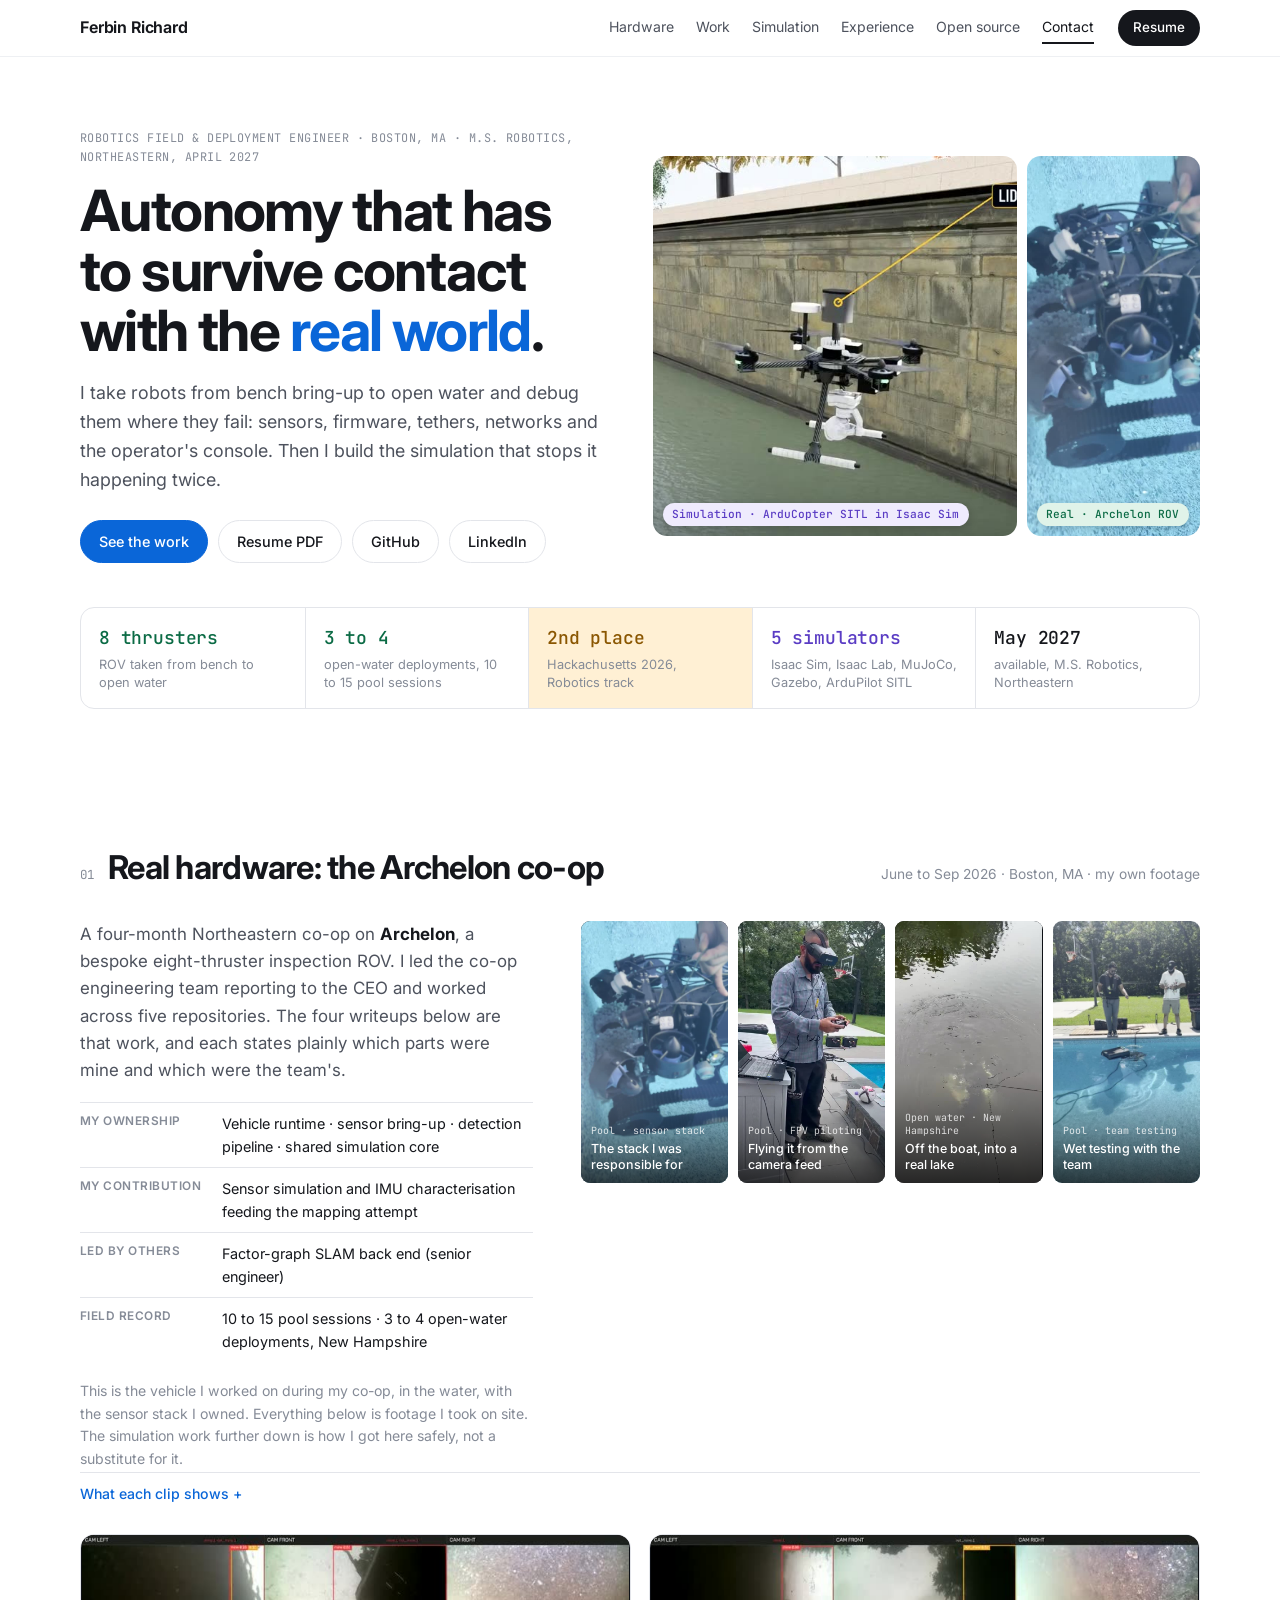
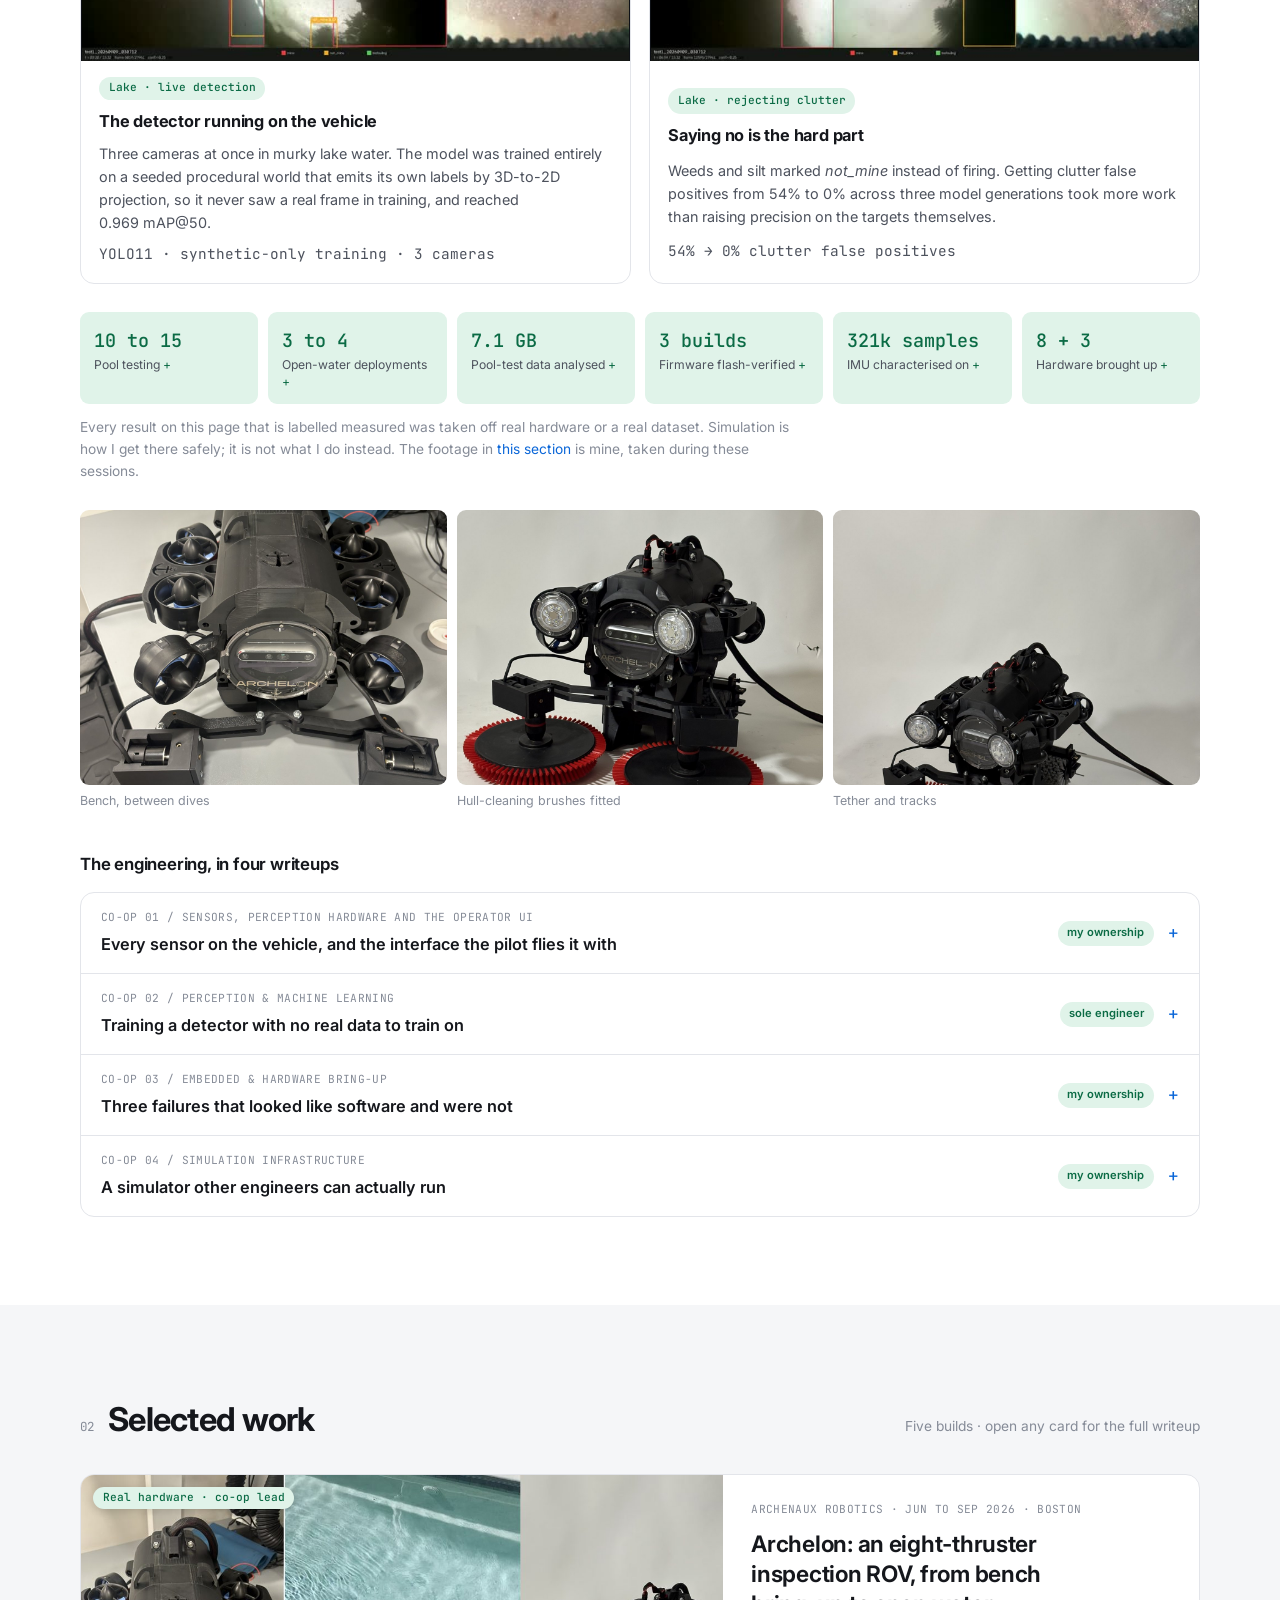
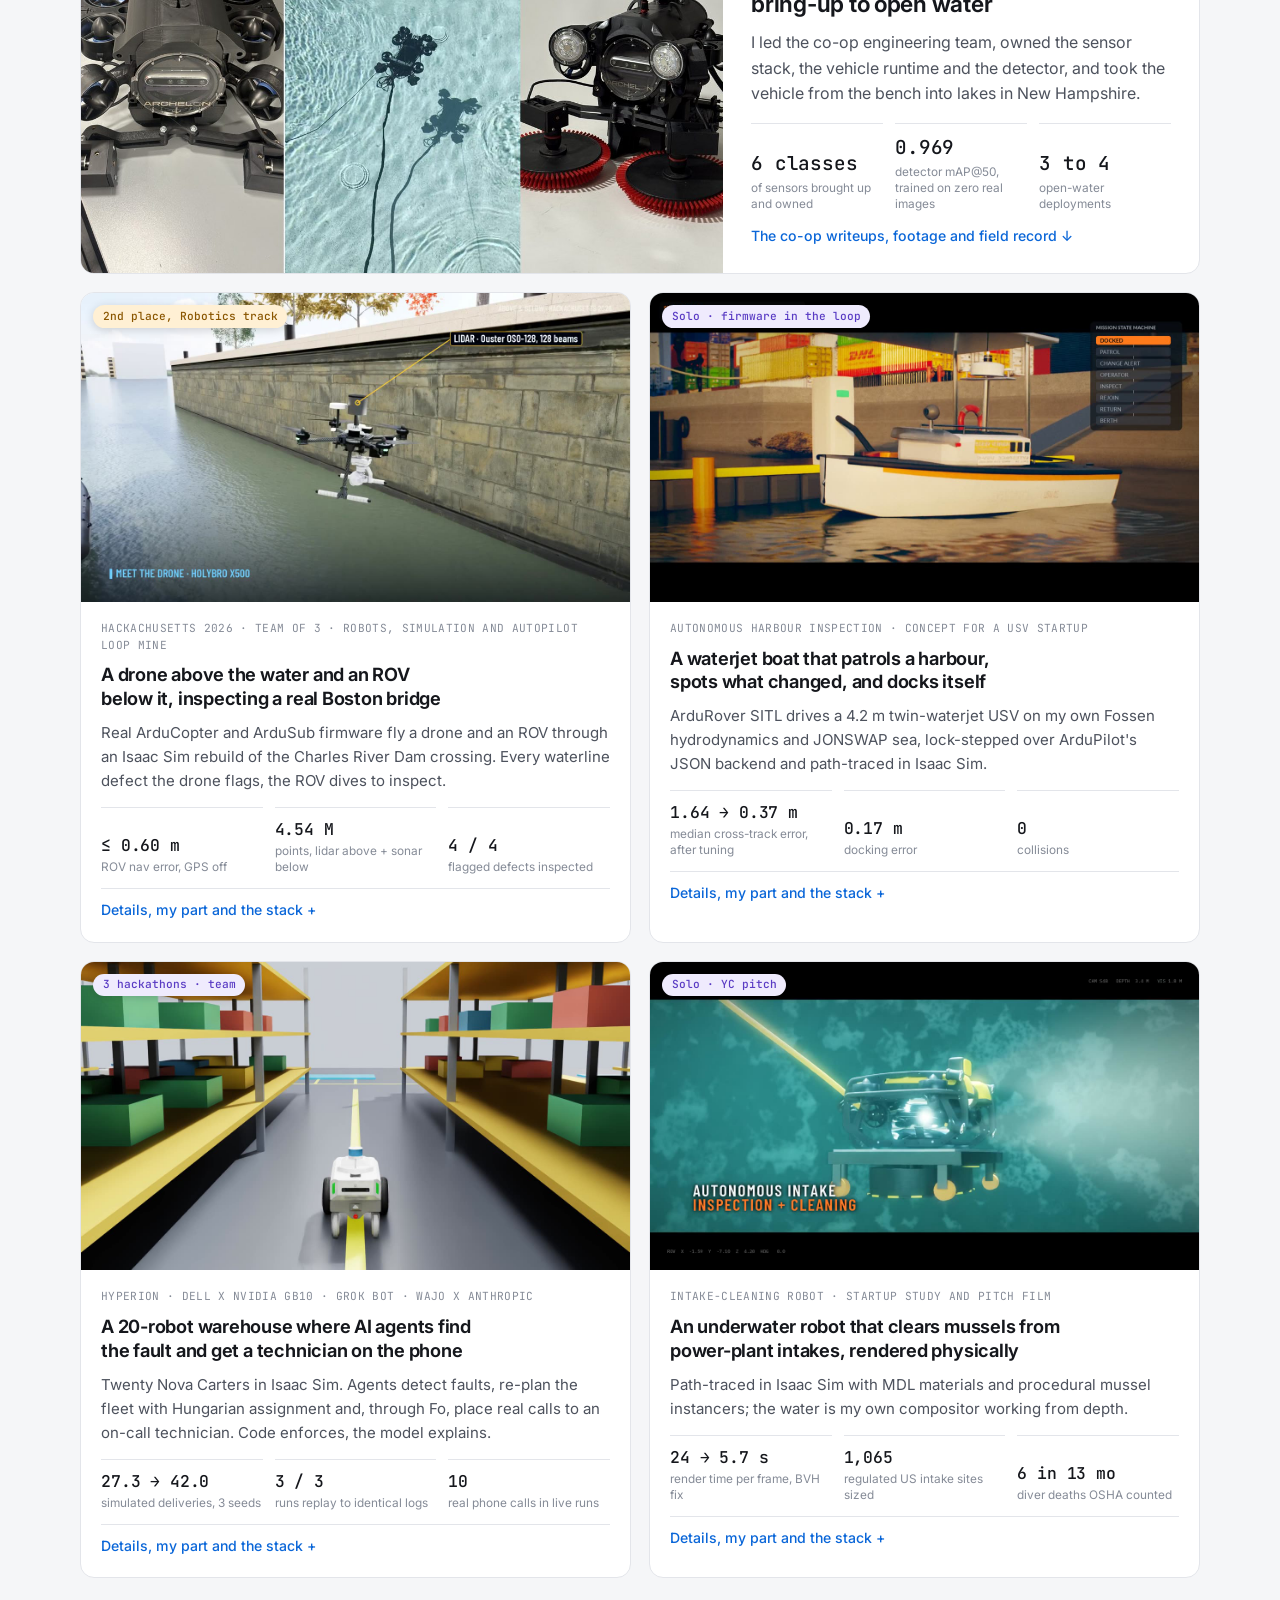
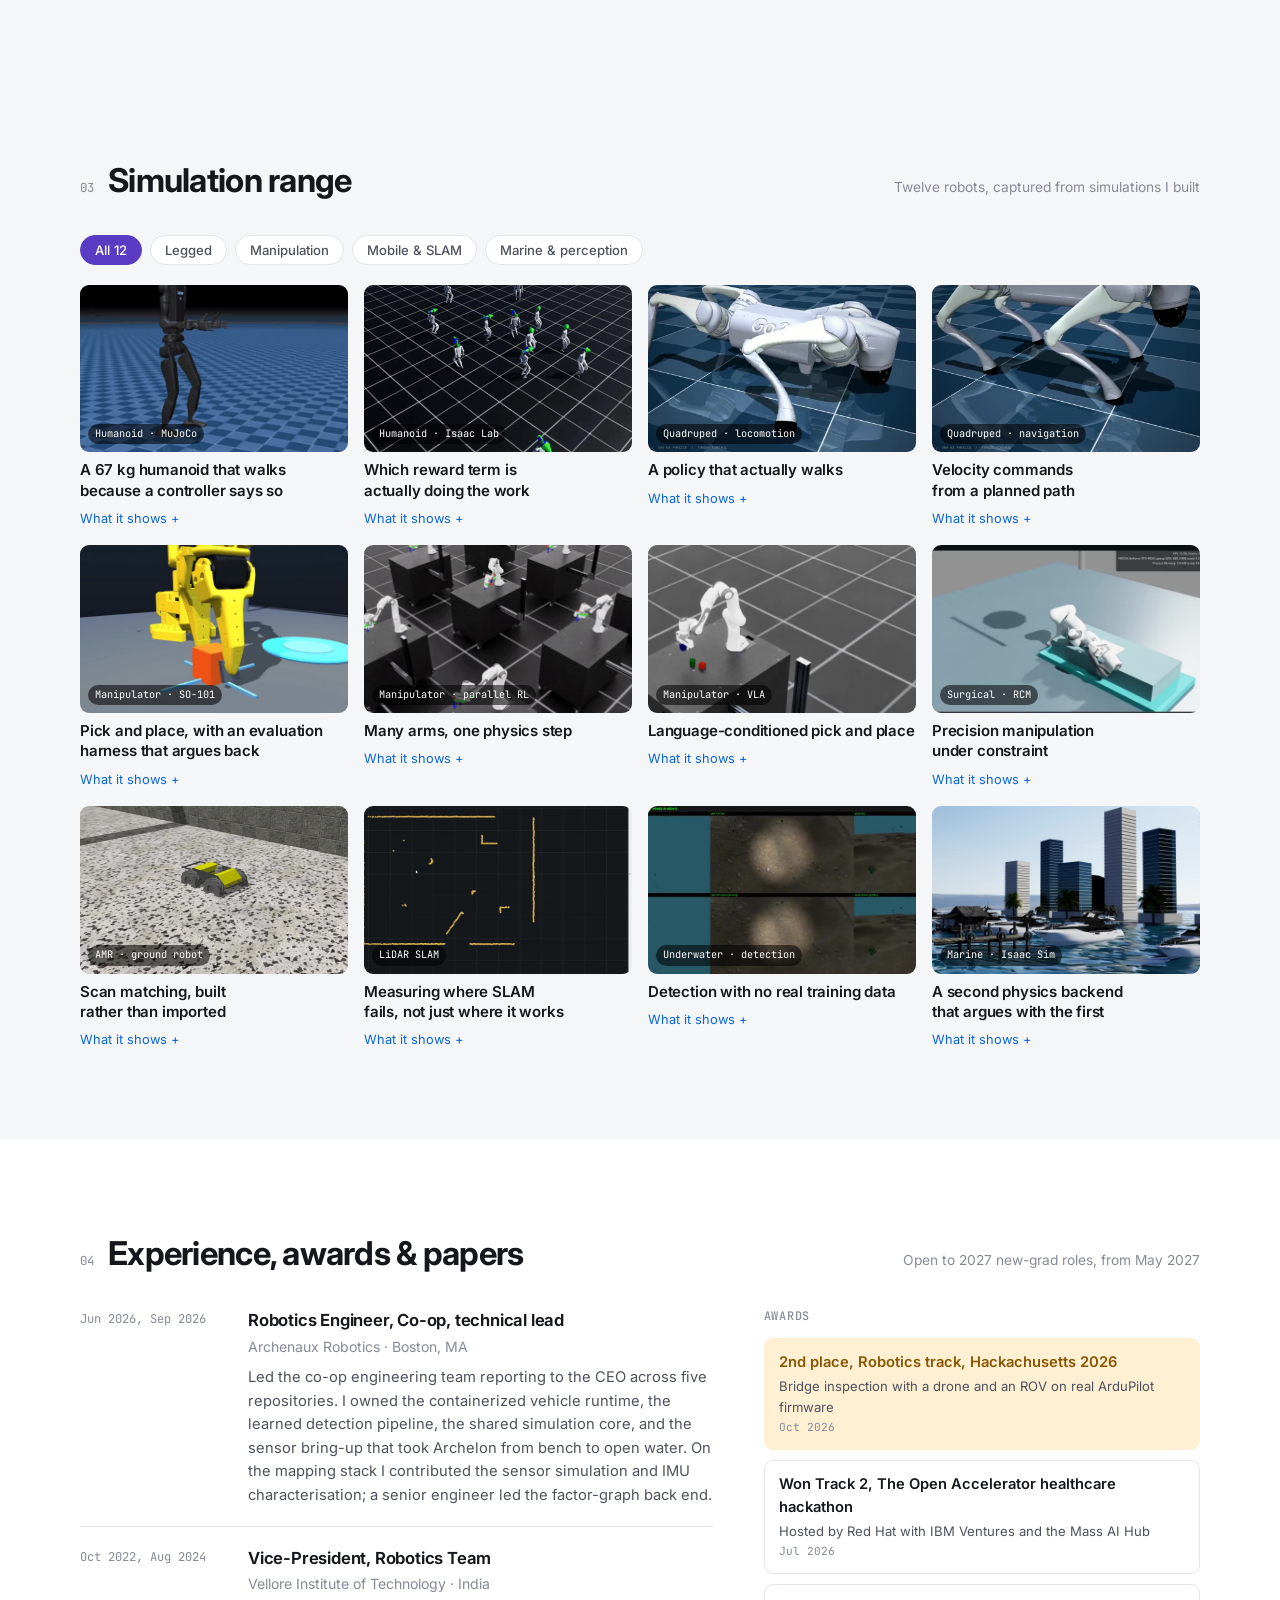
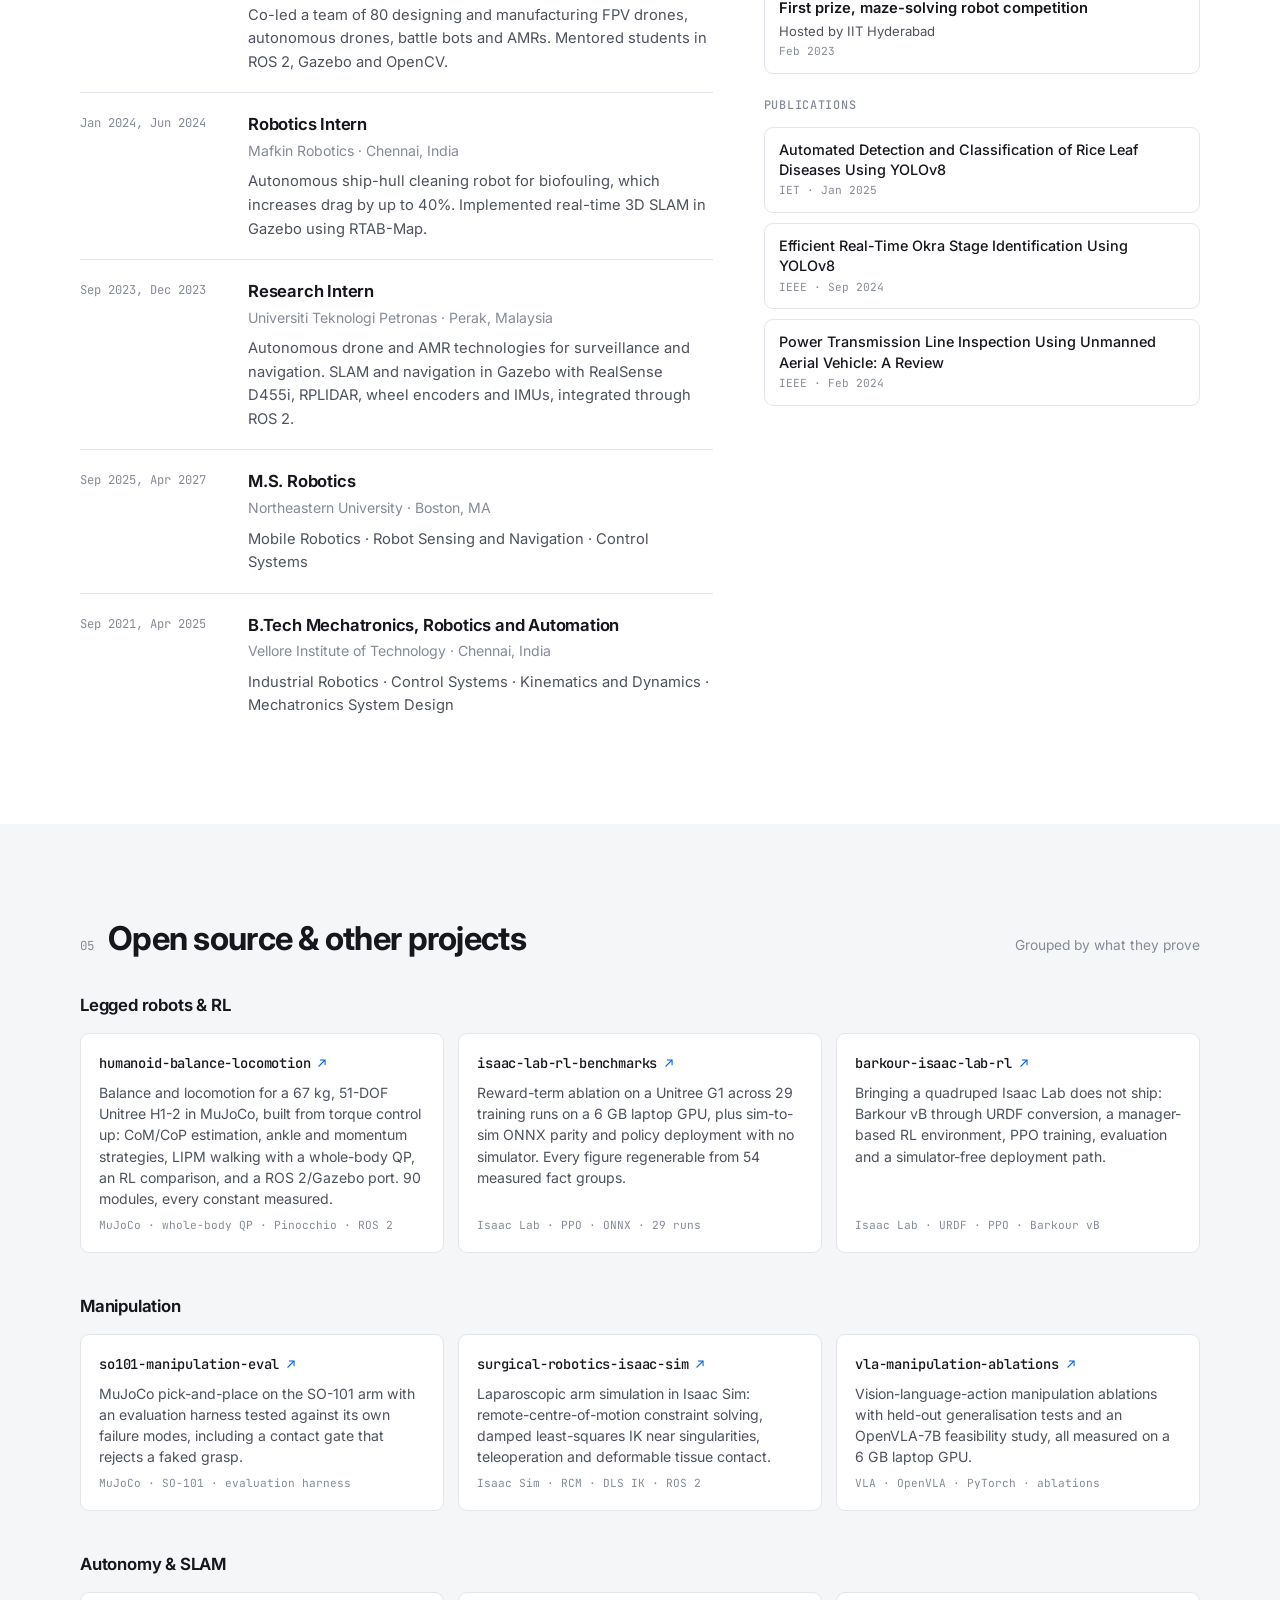
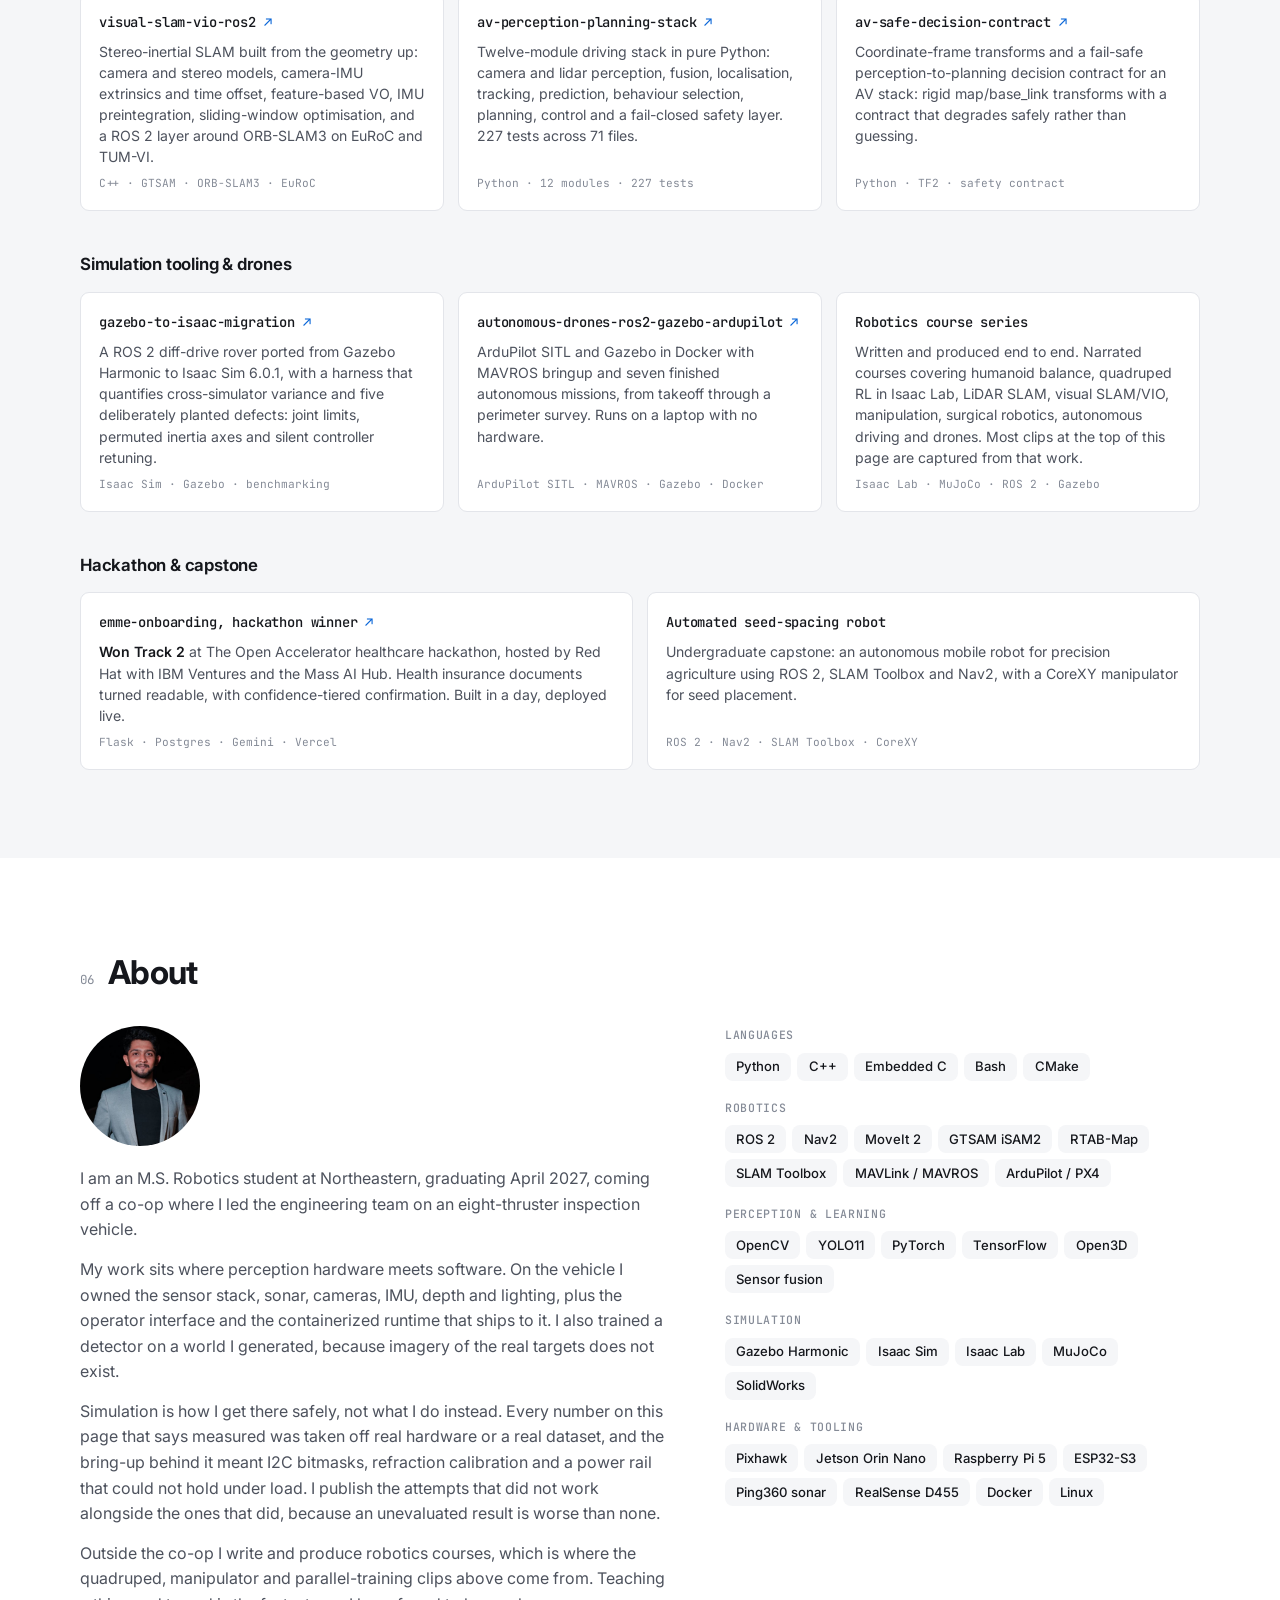
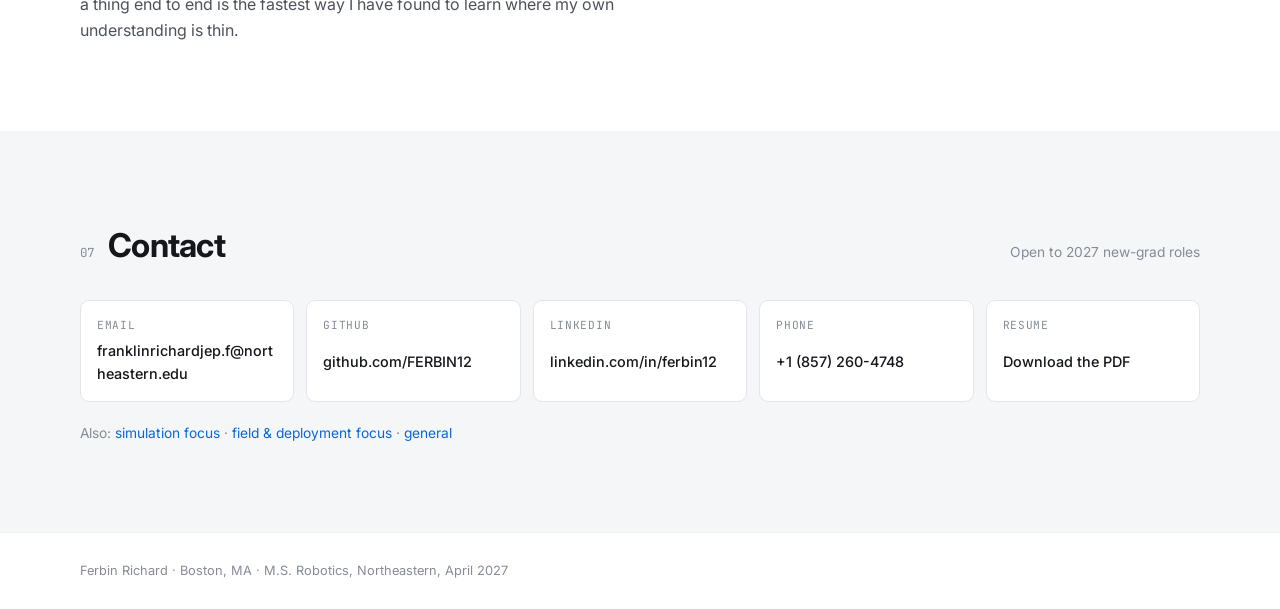
<file: field/index.html>
<!DOCTYPE html>
<html lang="en">
<head>
<meta charset="utf-8">
<meta name="viewport" content="width=device-width, initial-scale=1">
<title>Ferbin Richard, Robotics Field & Deployment Engineer</title>
<meta name="description" content="I take robots from bench bring-up to open water and debug them where they fail: sensors, firmware, tethers, networks and the operator's console. Then I build the simulation that stops it happening twice.">
<link rel="canonical" href="https://ferbin12.github.io/">
<meta name="robots" content="noindex, follow"><link rel="icon" href="../assets/favicon.svg" type="image/svg+xml">
<meta property="og:title" content="Ferbin Richard, Robotics Field & Deployment Engineer">
<meta property="og:description" content="I take robots from bench bring-up to open water and debug them where they fail: sensors, firmware, tethers, networks and the operator's console. Then I build the simulation that stops it happening twi">
<meta property="og:image" content="https://ferbin12.github.io/assets/img/bridge_drone_poster.jpg">
<meta property="og:image:width" content="1280">
<meta property="og:image:height" content="720">
<meta property="og:image:alt" content="Inspection drone flying under a Boston bridge deck in Isaac Sim, flown by real ArduCopter firmware">
<meta property="og:type" content="website">
<meta property="og:url" content="https://ferbin12.github.io/field/">
<meta name="twitter:card" content="summary_large_image">
<meta name="twitter:title" content="Ferbin Richard, Robotics Field & Deployment Engineer">
<meta name="twitter:description" content="I take robots from bench bring-up to open water and debug them where they fail: sensors, firmware, tethers, networks and the operator's console. Then I build the simulation that stops it happening twi">
<meta name="twitter:image" content="https://ferbin12.github.io/assets/img/bridge_drone_poster.jpg">
<link rel="preconnect" href="https://fonts.googleapis.com">
<link rel="preconnect" href="https://fonts.gstatic.com" crossorigin>
<link href="https://fonts.googleapis.com/css2?family=Inter:wght@400;500;600;700&amp;family=JetBrains+Mono:wght@400;500&amp;display=swap" rel="stylesheet">
<link rel="stylesheet" href="../site.css">
<script type="application/ld+json">
{"@context":"https://schema.org","@type":"Person","name":"Ferbin Richard",
 "jobTitle":"Robotics Software Engineer",
 "url":"https://ferbin12.github.io/","email":"franklinrichardjep.f@northeastern.edu",
 "sameAs":["https://github.com/FERBIN12","https://www.linkedin.com/in/ferbin12/"],
 "alumniOf":[{"@type":"CollegeOrUniversity","name":"Northeastern University"},
             {"@type":"CollegeOrUniversity","name":"Vellore Institute of Technology"}],
 "award":["2nd place, Robotics track, Hackachusetts 2026"],
 "knowsAbout":["Robotics","ROS 2","Simulation","NVIDIA Isaac Sim","Isaac Lab","MuJoCo","Gazebo","ArduPilot","SLAM","Perception",
               "Reinforcement Learning","Embedded Systems","Sensor Fusion","Field Deployment"],
 "address":{"@type":"PostalAddress","addressLocality":"Boston","addressRegion":"MA","addressCountry":"US"}}
</script>
</head>
<body>

<a class="skip" href="#main">Skip to content</a>

<header class="nav">
  <div class="nav-inner">
    <a class="nav-name" href="#top">Ferbin&nbsp;Richard</a>
    <nav aria-label="Sections">
<a href="#hardware">Hardware</a><a href="#work">Work</a><a href="#range">Simulation</a><a href="#experience">Experience</a><a href="#oss">Open source</a><a href="#contact">Contact</a>    </nav>
    <a class="nav-cta" href="../assets/Ferbin_Richard_Resume.pdf">Resume</a>
  </div>
</header>

<main id="main">

<!-- ============================================================ hero -->
<section class="hero" id="top">
  <div class="wrap hero-grid">
    <div class="hero-text">
      <p class="eyebrow">Robotics Field &amp; Deployment Engineer &middot; Boston, MA &middot; M.S. Robotics, Northeastern, April 2027</p>
      <h1>Autonomy that has to survive contact with the <em>real world</em>.</h1>
      <p class="hero-sub">I take robots from bench bring-up to open water and debug them where they fail: sensors, firmware, tethers, networks and the operator's console. Then I build the simulation that stops it happening twice.</p>
      <p class="hero-links">
        <a class="btn btn-p" href="#hardware">See the work</a>
        <a class="btn" href="../assets/Ferbin_Richard_Resume.pdf">Resume PDF</a>
        <a class="btn" href="https://github.com/FERBIN12">GitHub</a>
        <a class="btn" href="https://www.linkedin.com/in/ferbin12/">LinkedIn</a>
      </p>
    </div>
    <div class="diptych">
      <figure class="dip-wide">
        <video class="lazy" data-eager poster="../assets/img/hero_bridge_poster.jpg" muted loop playsinline preload="none"
               aria-label="Inspection drone under the Craigie bridge deck in Isaac Sim, flown by ArduCopter SITL">
          <source src="../assets/video/hero_bridge.mp4" type="video/mp4"></video>
        <figcaption><span class="chip sim">Simulation &middot; ArduCopter SITL in Isaac Sim</span></figcaption>
      </figure>
      <figure class="dip-tall">
        <video class="lazy" data-eager poster="../assets/img/real/rov_closeup_hardware_poster.jpg" muted loop playsinline preload="none"
               aria-label="The Archelon ROV at the pool edge, real hardware">
          <source src="../assets/real/rov_closeup_hardware.mp4" type="video/mp4"></video>
        <figcaption><span class="chip hw">Real &middot; Archelon ROV</span></figcaption>
      </figure>
    </div>
  </div>
  <div class="wrap">
    <ul class="proof">
      <li class="hw"><b>8 thrusters</b><span>ROV taken from bench to open water</span></li>
      <li class="hw"><b>3 to 4</b><span>open-water deployments, 10 to 15 pool sessions</span></li>
      <li class="aw"><b>2nd place</b><span>Hackachusetts 2026, Robotics track</span></li>
      <li class="sim"><b>5 simulators</b><span>Isaac Sim, Isaac Lab, MuJoCo, Gazebo, ArduPilot SITL</span></li>
      <li class=""><b>May 2027</b><span>available, M.S. Robotics, Northeastern</span></li>
    </ul>
  </div>
</section>


<!-- ============================================================ real hardware -->
<section id="hardware">
  <div class="wrap">
    <div class="sec-head"><span class="sec-num">01</span><h2>Real hardware: the Archelon co-op</h2><span class="sec-note">June to Sep 2026 &middot; Boston, MA &middot; my own footage</span></div>

    <div class="hw-top">
      <div class="hw-intro">
        <p class="lede">A four-month Northeastern co-op on <strong>Archelon</strong>, a bespoke
        eight-thruster inspection ROV. I led the co-op engineering team reporting to the
        CEO and worked across five repositories. The four writeups below are that work,
        and each states plainly which parts were mine and which were the team's.</p>
        <dl class="roles"><div><dt>My ownership</dt><dd>Vehicle runtime · sensor bring-up · detection pipeline · shared simulation core</dd></div>
<div><dt>My contribution</dt><dd>Sensor simulation and IMU characterisation feeding the mapping attempt</dd></div>
<div><dt>Led by others</dt><dd>Factor-graph SLAM back end (senior engineer)</dd></div>
<div><dt>Field record</dt><dd>10 to 15 pool sessions · 3 to 4 open-water deployments, New Hampshire</dd></div></dl>
        <p class="note">This is the vehicle I worked on during my co-op, in the water, with the sensor stack I
      owned. Everything below is footage I took on site. The simulation work further down is
      how I got here safely, not a substitute for it.</p>
      </div>
      <div class="filmstrip">
        <figure class="reel">
          <video class="lazy" poster="../assets/img/real/rov_closeup_hardware_poster.jpg" muted loop playsinline preload="none" aria-label="Close-up of the Archelon ROV at the pool edge showing thrusters, scanning sonar, cameras and lights">
            <source src="../assets/real/rov_closeup_hardware.mp4" type="video/mp4"></video>
          <figcaption><span class="reel-tag">Pool · sensor stack</span>The stack I was responsible for</figcaption>
        </figure>
        <figure class="reel">
          <video class="lazy" poster="../assets/img/real/fpv_piloting_pool_poster.jpg" muted loop playsinline preload="none" aria-label="Piloting the ROV through a head-mounted display with a hand controller">
            <source src="../assets/real/fpv_piloting_pool.mp4" type="video/mp4"></video>
          <figcaption><span class="reel-tag">Pool · FPV piloting</span>Flying it from the camera feed</figcaption>
        </figure>
        <figure class="reel">
          <video class="lazy" poster="../assets/img/real/lake_deployment_boat_poster.jpg" muted loop playsinline preload="none" aria-label="Open-water lake deployment with the surface station laptop on a boat console">
            <source src="../assets/real/lake_deployment_boat.mp4" type="video/mp4"></video>
          <figcaption><span class="reel-tag">Open water · New Hampshire</span>Off the boat, into a real lake</figcaption>
        </figure>
        <figure class="reel">
          <video class="lazy" poster="../assets/img/real/team_pool_testing_poster.jpg" muted loop playsinline preload="none" aria-label="Two engineers on the pool deck operating the vehicle during a wet test">
            <source src="../assets/real/team_pool_testing.mp4" type="video/mp4"></video>
          <figcaption><span class="reel-tag">Pool · team testing</span>Wet testing with the team</figcaption>
        </figure>
      </div>
    </div>

    <details class="more wide-more">
      <summary>What each clip shows</summary>
      <div class="clip-notes">
        <div><h4>The stack I was responsible for</h4><p>
            Ping360 scanning sonar, three cameras, a VectorNav VN-100, Bar30 depth and the
            lighting rig. This is the hardware behind the driver bug where the sonar reported a
            wall at 0.3 m while the real wall sat at 4 to 5 m.
          </p><p class="stack">T200 thrusters · Ping360 · VN-100 · Bar30</p></div>
        <div><h4>Flying it from the camera feed</h4><p>
            Head-mounted display and a hand controller, driving the vehicle on the video feed
            rather than by line of sight. The operator interface on the other end of this is
            the PyQt UI I built.
          </p><p class="stack">MAVLink · joystick piloting · PyQt UI</p></div>
        <div><h4>Off the boat, into a real lake</h4><p>
            Surface station on the console, tether over the side, no pool wall to stop the
            vehicle. Three to four of these deployments, which is where tether handling and
            recovery stop being theoretical.
          </p><p class="stack">Surface station · tether ops · recovery</p></div>
        <div><h4>Wet testing with the team</h4><p>
            Ten to fifteen pool sessions. This is where a dead depth sensor turned out to be a
            missing bit in an I2C probe mask, and where the joystick moved every topic and not
            one thruster.
          </p><p class="stack">10 to 15 sessions · 7.1 GB analysed</p></div>
      </div>
    </details>

    <div class="lake-pair">
      <figure class="lake">
        <video class="lazy" poster="../assets/img/real/detector_lake_mine_poster.jpg" muted loop playsinline preload="none" aria-label="Three-camera lake footage with the object detector running live, showing mine and not-mine classifications">
          <source src="../assets/real/detector_lake_mine.mp4" type="video/mp4"></video>
        <figcaption><span class="chip hw">Lake · live detection</span><h4>The detector running on the vehicle</h4><p>
            Three cameras at once in murky lake water. The model was trained entirely on a
            seeded procedural world that emits its own labels by 3D-to-2D projection, so it
            never saw a real frame in training, and reached 0.969 mAP@50.
          </p><p class="stack">YOLO11 · synthetic-only training · 3 cameras</p></figcaption>
      </figure>
      <figure class="lake">
        <video class="lazy" poster="../assets/img/real/detector_lake_reject_poster.jpg" muted loop playsinline preload="none" aria-label="Detector marking submerged vegetation as not-mine rather than raising a false positive">
          <source src="../assets/real/detector_lake_reject.mp4" type="video/mp4"></video>
        <figcaption><span class="chip hw">Lake · rejecting clutter</span><h4>Saying no is the hard part</h4><p>
            Weeds and silt marked <em>not_mine</em> instead of firing. Getting clutter false
            positives from 54% to 0% across three model generations took more work than raising
            precision on the targets themselves.
          </p><p class="stack">54% → 0% clutter false positives</p></figcaption>
      </figure>
    </div>

    <ul class="stats">
      <li><details><summary><b>10 to 15</b><span>Pool testing</span></summary><p>Wet sessions with the vehicle in the water. This is where the depth sensor turned
          out to be an I2C bitmask, where the joystick moved every topic and no thruster, and
          where the companion computer browned out on rail sag rather than heat. None of those
          are findable in a simulator.</p></details></li>
      <li><details><summary><b>3 to 4</b><span>Open-water deployments</span></summary><p>Lake deployments in New Hampshire, taking Archelon from bench bring-up to operation
          in real water. Tether handling, surface station, and a vehicle that has to come back.</p></details></li>
      <li><details><summary><b>7.1 GB</b><span>Pool-test data analysed</span></summary><p>Logs from those sessions, which is where the Ping360 sonar driver was caught
          returning a fake wall at 0.3 m on every beam while the real wall sat at 4 to 5 m.
          The bags looked valid, so nothing downstream flagged it.</p></details></li>
      <li><details><summary><b>3 builds</b><span>Firmware flash-verified</span></summary><p>Flashed and verified on the vehicle before it went in, with a 14-second preflight
          GO / NO-GO check gating every dive and a boot service that survives power-on.</p></details></li>
      <li><details><summary><b>321k samples</b><span>IMU characterised on</span></summary><p>A 30-minute stationary log, Allan variance and Kalibr noise parameters, gyro ARW
          0.26 deg/sqrt-hr. Re-recorded after the first attempt turned out to be contaminated
          by a nearby speaker coupling into the MEMS accelerometer.</p></details></li>
      <li><details><summary><b>8 + 3</b><span>Hardware brought up</span></summary><p>Eight T200 thrusters plus three M200 auxiliaries, Pixhawk autopilot, Ping360 sonar,
          Bar30 depth, VectorNav IMU and a Raspberry Pi 5 companion, on a 50 ft tether.</p></details></li>
    </ul>
    <p class="stats-note">Every result on this page that is labelled measured was taken off real hardware or a
      real dataset. Simulation is how I get there safely; it is not what I do instead.
      The footage in <a href="#hardware">this section</a> is mine, taken during these sessions.</p>

    <div class="bench"><div class="bench-strip">
<figure>
<img alt="Archelon ROV on the bench showing four thruster nozzles and dome lights" loading="lazy" src="../assets/img/real/rov_bench_hero.jpg"/>
<figcaption>Bench, between dives</figcaption>
</figure>
<figure>
<img alt="Front view of the vehicle with hull-cleaning brushes and lights" loading="lazy" src="../assets/img/real/rov_brushes_front.jpg"/>
<figcaption>Hull-cleaning brushes fitted</figcaption>
</figure>
<figure>
<img alt="Three-quarter view of the vehicle with tether attached" loading="lazy" src="../assets/img/real/rov_bench_three_quarter.jpg"/>
<figcaption>Tether and tracks</figcaption>
</figure>
</div></div>

    <h3 class="sub-h">The engineering, in four writeups</h3>
    <div class="acc">
      <details class="acc-item">
        <summary>
          <span class="acc-idx">Co-op 01 / Sensors, perception hardware and the operator UI</span>
          <span class="acc-title">Every sensor on the vehicle, and the interface the pilot flies it with</span>
<span class="own own-own">my ownership</span>        </summary>
        <div class="acc-body">
<p class="proj-meta">Primary engineer, sensor stack and operator interface</p>          <figure class="proj-media">
<img alt="Eight-thruster inspection vehicle in simulation" loading="lazy" src="../assets/img/hero_gazebo.jpg"/>
<figcaption>Eight-thruster inspection vehicle, vectored six-degree-of-freedom configuration.</figcaption>
</figure>
          <div class="acc-cols">
            <div class="prose"><p>
            This was my primary work: bringing up and owning every sensor the vehicle
            carries, and the interface the operator actually uses. Ping360 scanning sonar,
            three cameras, the VectorNav VN-100 IMU, depth, and the lighting.
          </p>
<p>
            A sensor that returns plausible-looking garbage is worse than one that fails,
            because nothing downstream flags it. The Ping360 drew a fake circular wall at
            0.3 m on every beam while the real wall sat at 4 to 5 m. The bags looked
            valid, correct message counts, correct rates, non-zero ranges, so it cost two
            pool sessions before I traced it to first-echo detection in both the Python
            and C++ drivers and fixed it with a regression test.
          </p>
<details class="more">
<summary>The sensor stack in detail</summary>
<p>
<strong>Sonar.</strong> Ping360 mounted vertically, which means roughly 40%
              of beams hit the vehicle frame itself and return a tight 0.30 m. That is
              only separable when the vehicle is still, so the sector mask is part of the
              driver rather than a post-process. Raising the serial link to 2 Mbaud took a
              full 360-degree sweep from 23.3 s to 5.9 s.
            </p>
<p>
<strong>IMU.</strong> I characterised the VN-100 and the autopilot IMU the
              estimate depends on: a 30-minute stationary log, 321k samples, Allan
              variance and Kalibr noise parameters. Gyro ARW came out at 0.26 deg/sqrt-hr.
              The first attempt was contaminated by a nearby speaker coupling into the
              MEMS accelerometer, visible only as tonal peaks in the FFT.
            </p>
<p>
<strong>Cameras and lights.</strong> Three cameras streaming to the topside
              station, plus the lighting rig. Underwater the D455 stereo depth returned
              only 8 to 40% valid pixels, and flat-port refraction invalidates the factory
              calibration outright, so I derived an empirical correction that flattened a
              known-flat pool floor from 15 mm to 6 mm median plane residual.
            </p>
<p>
<strong>Depth.</strong> The Bar30 read nothing however it was wired, because
              <code>BARO_PROBE_EXT</code> was a bitmask missing the bit for the MS5837, so
              the autopilot never probed the I2C bus for it.
            </p>
</details></div>
            <dl class="inst"><div><dt>Sensors owned</dt><dd>6 classes</dd></div>
<div class="stacked"><dt>Sonar sweep time</dt><dd>23.3 s → 5.9 s</dd><dd class="vs">serial raised to 2 Mbaud</dd></div>
<div class="stacked"><dt>Gyro ARW</dt><dd>0.26 °/√hr</dd><dd class="vs">measured, 321k samples</dd></div>
<div class="stacked"><dt>Depth-camera correction</dt><dd>15 mm → 6 mm</dd><dd class="vs">plane residual, known-flat floor</dd></div></dl>
          </div>
          
          <p class="stack">Ping360 sonar · VectorNav VN-100 · RealSense D455 · Bar30 · I2C · ROS 2 Jazzy · PyQt5 · Docker</p>
        </div>
      </details>
      <details class="acc-item">
        <summary>
          <span class="acc-idx">Co-op 02 / Perception & machine learning</span>
          <span class="acc-title">Training a detector with no real data to train on</span>
<span class="own own-sole">sole engineer</span>        </summary>
        <div class="acc-body">
<p class="proj-meta">Archenaux Robotics · sole engineer, simulation and ML pipeline · 26 commits</p>          <figure class="proj-media">
<video aria-label="Deployed detector running on a recorded survey with a live confidence overlay" loop="" muted="" playsinline="" poster="../assets/img/detect_poster.jpg" preload="none">
<source src="../assets/video/detection.mp4" type="video/mp4"/></video>
<figcaption>Deployed detector on a recorded survey run. Live confidence overlay.</figcaption>
</figure>
          <div class="acc-cols">
            <div class="prose"><p>
            Imagery of the target objects is classified or does not exist. So I generated it.
            A seeded procedural world generator emits ground-truth labels by 3D-to-2D projection,
            which means every frame is labelled for free and any scene is reproducible from its seed.
          </p>
<p>
            The difficulty is deliberate: seven object types, three turbidity levels, current drift,
            marine snow, kelp and seabed distractors that a naive detector calls targets. The
            blocking problem was never recall, it was that the model flagged every barrel.
          </p>
<details class="more">
<summary>Why I publish the bad number too</summary>
<p>
              The evaluation also showed 0% recall on three object types, because the real-photo
              training set contained no flat or torpedo-shaped examples. I would rather publish
              that than a clean chart. An unevaluated detector is worse than none, because
              someone trusts it.
            </p>
</details></div>
            <dl class="inst"><div><dt>Clutter false positives</dt><dd>54% → 0%</dd></div>
<div><dt>False alarms, empty frames</dt><dd>0 / 9</dd></div>
<div><dt>Recall, moored &amp; drifting</dt><dd>100%</dd></div>
<div class="stacked"><dt>mAP@50</dt><dd>0.471</dd><dd class="vs">sim; 0.61 real-photo</dd></div></dl>
          </div>
          <div class="strip">
<figure><img alt="Grid of generated training scenes" loading="lazy" src="../assets/img/detect_grid.jpg"/><figcaption>Generated scenes</figcaption></figure>
<figure><img alt="Target object gallery" loading="lazy" src="../assets/img/mine_gallery.jpg"/><figcaption>Object gallery</figcaption></figure>
<figure><img alt="Precision recall curve" loading="lazy" src="../assets/img/eval_pr.jpg"/><figcaption>Precision / recall</figcaption></figure>
<figure><img alt="Confusion matrix" loading="lazy" src="../assets/img/eval_cm.jpg"/><figcaption>Confusion matrix</figcaption></figure>
</div>
          <p class="stack">Python · PyTorch · Ultralytics YOLO11 / YOLO26 · OpenCV · Gazebo · Docker</p>
        </div>
      </details>
      <details class="acc-item">
        <summary>
          <span class="acc-idx">Co-op 03 / Embedded & hardware bring-up</span>
          <span class="acc-title">Three failures that looked like software and were not</span>
<span class="own own-own">my ownership</span>        </summary>
        <div class="acc-body">
<p class="proj-meta">Archenaux Robotics · primary engineer, vehicle runtime and sensor bring-up · 52 commits</p>          <figure class="proj-media">
<img alt="Inspection vehicle beneath a ship hull in Gazebo Harmonic" loading="lazy" src="../assets/img/hero_gazebo.jpg"/>
<figcaption>Eight-thruster inspection vehicle, vectored six-degree-of-freedom configuration.</figcaption>
</figure>
          <div class="acc-cols">
            <div class="prose"><p>
            Archelon runs ArduSub in a vectored six-degree-of-freedom configuration. I own the
            runtime that ships to it and I did the sensor bring-up, which is mostly a story about
            failures that look like software and are not.
          </p>
<p>
            The depth sensor read nothing no matter how it was wired, because
            <code>BARO_PROBE_EXT</code> was a bitmask missing the bit for the MS5837, so the
            autopilot never probed the I2C bus for it. The joystick moved every topic on the
            dashboard and no thrusters, because ArduPilot silently discards RC override from any
            system ID other than the one it is told to trust. The companion computer browned out
            under load, which turned out to be rail sag down the tether rather than thermal
            throttling.
          </p>
<details class="more">
<summary>On numbers nobody can trace</summary>
<p>
              None of those are findable in simulation. I wrote the power-budget analysis that
              justified swapping the companion computer, and it says plainly which of its figures
              are measured and which are estimated, because a number nobody can trace is worse
              than no number.
            </p>
<p>
              The runtime itself is a containerized stack shipping to the real vehicle: MAVLink
              router, MAVROS, cameras, joystick piloting, RViz and QGC as one multi-arch image,
              with a 14-second preflight GO / NO-GO check gating every dive and a boot service
              that survives power-on.
            </p>
</details></div>
            <dl class="inst"><div><dt>Thrusters</dt><dd>8 + 3 aux</dd></div>
<div><dt>Firmware flash-verified</dt><dd>3 builds</dd></div>
<div><dt>Pool-test data analyzed</dt><dd>7.1 GB</dd></div>
<div><dt>Open-water deployments</dt><dd>3 to 4</dd></div></dl>
          </div>
          
          <p class="stack">Pixhawk 1 · ArduSub 4.5.7 · MAVLink · pymavlink · MAVROS · Ping360 sonar · VectorNav VN-100 · Bar30 · T200 / M200 thrusters · I2C · Raspberry Pi 5 · Docker</p>
        </div>
      </details>
      <details class="acc-item">
        <summary>
          <span class="acc-idx">Co-op 04 / Simulation infrastructure</span>
          <span class="acc-title">A simulator other engineers can actually run</span>
<span class="own own-own">my ownership</span>        </summary>
        <div class="acc-body">
<p class="proj-meta">Archenaux Robotics · owner, shared simulation core · 97 commits across two repositories</p>          <figure class="proj-media">
<img alt="Autopilot software-in-the-loop wired to Gazebo Harmonic" loading="lazy" src="../assets/img/sim_stack.jpg"/>
<figcaption>Autopilot software-in-the-loop wired to Gazebo Harmonic over a JSON physics backend.</figcaption>
</figure>
          <div class="acc-cols">
            <div class="prose"><p>
            A simulator only one engineer can start is not an asset. I own the core the other
            projects build on, and most of its value is that it runs on someone else's laptop on
            the first try.
          </p>
<p>
            Three containers on one network: autopilot software-in-the-loop, physics, and a ground
            control station with joystick passthrough, plus a dev container. GPU is optional with
            auto-detected vendor overrides, and a browser-based fallback means the interface works
            on headless, Wayland and WSL hosts. That last one resolved a display crash blocking a
            teammate.
          </p></div>
            <dl class="inst"><div><dt>Commits, two repos</dt><dd>97</dd></div>
<div><dt>Machines validated</dt><dd>3</dd></div>
<div><dt>Compose overlays</dt><dd>10</dd></div>
<div><dt>Clone to running</dt><dd>1 command</dd></div></dl>
          </div>
          
          <p class="stack">Docker Compose · ROS 2 Jazzy · Gazebo Harmonic · ArduSub · MAVROS · Bash · noVNC</p>
        </div>
      </details>
    </div>
  </div>
</section>


<!-- ============================================================ selected work -->
<section id="work" class="band">
  <div class="wrap">
    <div class="sec-head"><span class="sec-num">02</span><h2>Selected work</h2><span class="sec-note">Five builds &middot; open any card for the full writeup</span></div>
    <div class="bento">
      <article class="pcard lead" id="w-archelon">
        <div class="pmedia">
          <img src="../assets/img/real/archelon_card.jpg" alt="Archelon ROV on the bench, in the pool from above, and fitted with hull-cleaning brushes" loading="lazy">
          <span class="chip hw on-media">Real hardware &middot; co-op lead</span>
        </div>
        <div class="pbody">
          <p class="ctx">Archenaux Robotics &middot; Jun to Sep 2026 &middot; Boston</p>
          <h3>Archelon: an eight-thruster inspection ROV, from bench bring-up to open water</h3>
          <p class="sum">I led the co-op engineering team, owned the sensor stack, the vehicle runtime and the detector, and took the vehicle from the bench into lakes in New Hampshire.</p>
          <dl class="m3">
<div><dt>of sensors brought up and owned</dt><dd>6 classes</dd></div><div><dt>detector mAP@50, trained on zero real images</dt><dd>0.969</dd></div><div><dt>open-water deployments</dt><dd>3 to 4</dd></div>          </dl>
          <a class="more-link" href="#hardware">The co-op writeups, footage and field record &darr;</a>
        </div>
      </article>
      <article class="pcard" id="w-bridge">
        <div class="pmedia">
          <video class="lazy" poster="../assets/img/bridge_drone_poster.jpg" muted loop playsinline preload="none" aria-label="Inspection drone flying under the Craigie drawbridge deck in Isaac Sim, flown by ArduCopter SITL">
            <source src="../assets/video/bridge_drone.mp4" type="video/mp4"></video>
          <span class="chip aw on-media">2nd place, Robotics track</span>
        </div>
        <div class="pbody">
          <p class="ctx">Hackachusetts 2026 &middot; team of 3 &middot; robots, simulation and autopilot loop mine</p>
          <h3>A drone above the water and an ROV below it, inspecting a real Boston bridge</h3>
          <p class="sum">Real ArduCopter and ArduSub firmware fly a drone and an ROV through an Isaac Sim rebuild of the Charles River Dam crossing. Every waterline defect the drone flags, the ROV dives to inspect.</p>
          <dl class="m3">
<div><dt>ROV nav error, GPS off</dt><dd>&le; 0.60 m</dd></div><div><dt>points, lidar above + sonar below</dt><dd>4.54 M</dd></div><div><dt>flagged defects inspected</dt><dd>4 / 4</dd></div>          </dl>
          <details class="more">
            <summary>Details, my part and the stack</summary>
            <div class="more-body">
<p class="proj-meta">Team of 3 · I built the robots, the simulation, the autopilot loop and ROS 2</p><p class="cap">The Charles River Dam crossing rebuilt in Isaac Sim. ArduCopter flies the drone, ArduSub flies the ROV.</p>              <div class="prose"><p>
            Built in one day for challenge R6, safer inspection of critical infrastructure. A
            Holybro X500 flown by real ArduCopter SITL runs a 37-waypoint mission along the canal
            walls and under the deck, where the bridge cuts GPS from 12 satellites to 7. Every
            waterline defect it flags becomes a task for a BlueROV2 Heavy on ArduSub, which dives
            with GPS off and navigates on a modelled DVL fed into the autopilot's EKF.
          </p>
<p>
            Both robots build one model of the structure: 2.96 million lidar points above the
            water and 1.58 million sonar points below it. The ROV never drifted more than 60 cm
            over a 200 m dive, and 4 of 4 flagged defects were inspected underwater. The demo is a
            replay of a recorded 21-topic ROS 2 bag, run live on stage from one Docker launch.
          </p>
<details class="more">
<summary>What is modelled and what is real</summary>
<p>
              Real: ArduCopter and ArduSub flight code, MAVLink mission upload, the EKF, ROS 2 Jazzy,
              RViz2 and QGroundControl. Modelled: the GPS drop under the deck (the bridge lowers
              the satellite count), the Ouster OS0-128 lidar and 130-degree multibeam sonar as ray
              casts, murky water as Beer-Lambert attenuation plus silt, and a simulated thermal
              camera. Thirteen defects were planted as ground truth, nine above the water and four
              below, including a scour pit with exposed timber piles.
            </p>
</details></div>
              <dl class="inst"><div><dt>Result</dt><dd>2nd place</dd></div>
<div class="stacked"><dt>ROV nav error, GPS off</dt><dd>≤ 0.60 m</dd><dd class="vs">over a ~200 m dive, 0.16 m at the end</dd></div>
<div class="stacked"><dt>Combined model</dt><dd>4.54 M pts</dd><dd class="vs">lidar above + sonar below</dd></div>
<div class="stacked"><dt>Defects flagged → inspected</dt><dd>4 / 4</dd><dd class="vs">drone hands off to ROV</dd></div></dl>
              <p class="stack">ArduCopter + ArduSub SITL · MAVLink · Isaac Sim 6 · ROS 2 Jazzy · RViz2 · QGroundControl · Docker · <a href="https://github.com/FERBIN12/detectfix">repo</a></p>
            </div>
          </details>
        </div>
      </article>
      <article class="pcard" id="w-usv">
        <div class="pmedia">
          <video class="lazy" poster="../assets/img/harbour_usv_poster.jpg" muted loop playsinline preload="none" aria-label="Twin-waterjet USV leaving its charging berth in a path-traced Isaac Sim harbour, with the mission state machine overlaid">
            <source src="../assets/video/harbour_usv.mp4" type="video/mp4"></video>
          <span class="chip sim on-media">Solo &middot; firmware in the loop</span>
        </div>
        <div class="pbody">
          <p class="ctx">Autonomous harbour inspection &middot; concept for a USV startup</p>
          <h3>A waterjet boat that patrols a harbour, spots what changed, and docks itself</h3>
          <p class="sum">ArduRover SITL drives a 4.2 m twin-waterjet USV on my own Fossen hydrodynamics and JONSWAP sea, lock-stepped over ArduPilot's JSON backend and path-traced in Isaac Sim.</p>
          <dl class="m3">
<div><dt>median cross-track error, after tuning</dt><dd>1.64 &rarr; 0.37 m</dd></div><div><dt>docking error</dt><dd>0.17 m</dd></div><div><dt>collisions</dt><dd>0</dd></div>          </dl>
          <details class="more">
            <summary>Details, my part and the stack</summary>
            <div class="more-body">
<p class="proj-meta">Concept for a USV startup · firmware-in-the-loop simulation and film</p><p class="cap">ArduRover 4.5 SITL drives the boat; Isaac Sim 6 path-traces the logged run.</p>              <div class="prose"><p>
            A 4.2 m twin-waterjet USV runs an approved patrol route, compares its lidar map with
            yesterday's patrol and raises change alerts. On operator approval it stands off a
            contact, loiters on its jets, rejoins the route and berths itself on a solar charging
            float. The autopilot is the real Pixhawk firmware, ArduRover SITL, lock-stepped to my
            own physics over ArduPilot's JSON backend.
          </p>
<p>
            The physics is a Fossen 3-DOF manoeuvring model with jet spool-up lag, a reversing
            bucket, current and shallow-water drag, on a JONSWAP wind sea plus swell. Heave, pitch
            and roll come from the hull sampling that wave surface, and the rendered water uses
            the same wave field. Tuning cut median cross-track error from 1.64 m with a 3 m weave
            to 0.37 m.
          </p></div>
              <dl class="inst"><div class="stacked"><dt>Cross-track error</dt><dd>1.64 → 0.37 m</dd><dd class="vs">median, after tuning</dd></div>
<div class="stacked"><dt>Changes found</dt><dd>2 / 2</dd><dd class="vs">new object, buoy moved 15.1 m</dd></div>
<div class="stacked"><dt>Docking error</dt><dd>0.17 m</dd><dd class="vs">0 collisions</dd></div>
<div class="stacked"><dt>Recorded run</dt><dd>55,693 msgs</dd><dd class="vs">559 s ROS 2 bag</dd></div></dl>
              <p class="stack">ArduRover SITL · pymavlink · Fossen hydrodynamics · JONSWAP waves · ROS 2 Jazzy · Isaac Sim path tracing</p>
            </div>
          </details>
        </div>
      </article>
      <article class="pcard" id="w-hyperion">
        <div class="pmedia">
          <video class="lazy" poster="../assets/img/hyperion_fleet_poster.jpg" muted loop playsinline preload="none" aria-label="Nova Carter robot driving down a warehouse aisle in the 20-robot Isaac Sim fleet">
            <source src="../assets/video/hyperion_fleet.mp4" type="video/mp4"></video>
          <span class="chip sim on-media">3 hackathons &middot; team</span>
        </div>
        <div class="pbody">
          <p class="ctx">Hyperion &middot; Dell x NVIDIA GB10 &middot; Grok Bot &middot; Wajo x Anthropic</p>
          <h3>A 20-robot warehouse where AI agents find the fault and get a technician on the phone</h3>
          <p class="sum">Twenty Nova Carters in Isaac Sim. Agents detect faults, re-plan the fleet with Hungarian assignment and, through Fo, place real calls to an on-call technician. Code enforces, the model explains.</p>
          <dl class="m3">
<div><dt>simulated deliveries, 3 seeds</dt><dd>27.3 &rarr; 42.0</dd></div><div><dt>runs replay to identical logs</dt><dd>3 / 3</dd></div><div><dt>real phone calls in live runs</dt><dd>10</dd></div>          </dl>
          <details class="more">
            <summary>Details, my part and the stack</summary>
            <div class="more-body">
<p class="proj-meta">Dell x NVIDIA GB10 · Hyperion x Grok Bot · Wajo x Anthropic</p><p class="cap">Twenty Nova Carters in an Isaac Sim warehouse, streaming live fleet telemetry.</p>              <div class="prose"><p>
            Started at the Dell x NVIDIA GB10 hackathon: a teammate and I built the Isaac Sim warehouse of 20
            Nova Carters and shipped the stack as six services in one Docker image on the GB10,
            where a local Qwen model on vLLM triages robot faults into tickets. I then added four
            agents (surveillance, war room, technician scheduler, Hungarian re-allocation) under
            one rule: code enforces, the model explains. Over 3 seeds they raised deliveries from
            27.3 to 42.0, and every run replays to an identical event log.
          </p>
<p>
            For Wajo x Anthropic, a Claude dispatcher hands a confirmed fault to Fo, which places
            real phone calls, calendar invites and emails to an on-call technician while the fleet
            re-plans around the repair. Who it may contact is enforced in code: in a live run, when
            a technician said to send someone off the list, the agent refused. I also mounted a
            Franka arm on all twenty Carters as a mobile-manipulation testbed.
          </p></div>
              <dl class="inst"><div class="stacked"><dt>Simulated deliveries</dt><dd>27.3 → 42.0</dd><dd class="vs">+54%, 3 seeds, same faults</dd></div>
<div class="stacked"><dt>Replay check</dt><dd>3 / 3</dd><dd class="vs">identical event logs</dd></div>
<div class="stacked"><dt>Live dispatch runs</dt><dd>5 runs, 10 calls</dd><dd class="vs">real phone calls, simulated robots</dd></div>
<div><dt>Fleet</dt><dd>20 robots</dd></div></dl>
              <p class="stack">Isaac Sim 6 · Nova Carter · Franka · vLLM · Claude · Docker · NVIDIA GB10 · Hungarian assignment</p>
            </div>
          </details>
        </div>
      </article>
      <article class="pcard" id="w-intake">
        <div class="pmedia">
          <video class="lazy" poster="../assets/img/intake_robot_poster.jpg" muted loop playsinline preload="none" aria-label="Wall-crawling intake-cleaning robot with lamps on, inside a fouled water intake tunnel">
            <source src="../assets/video/intake_robot.mp4" type="video/mp4"></video>
          <span class="chip sim on-media">Solo &middot; YC pitch</span>
        </div>
        <div class="pbody">
          <p class="ctx">Intake-cleaning robot &middot; startup study and pitch film</p>
          <h3>An underwater robot that clears mussels from power-plant intakes, rendered physically</h3>
          <p class="sum">Path-traced in Isaac Sim with MDL materials and procedural mussel instancers; the water is my own compositor working from depth.</p>
          <dl class="m3">
<div><dt>render time per frame, BVH fix</dt><dd>24 &rarr; 5.7 s</dd></div><div><dt>regulated US intake sites sized</dt><dd>1,065</dd></div><div><dt>diver deaths OSHA counted</dt><dd>6 in 13 mo</dd></div>          </dl>
          <details class="more">
            <summary>Details, my part and the stack</summary>
            <div class="more-body">
<p class="proj-meta">Startup study and pitch film · Isaac Sim path tracing + a custom water renderer</p><p class="cap">Path-traced in Isaac Sim; the water itself is a ray-marched medium composited from depth.</p>              <div class="prose"><p>
            Divers clean zebra and quagga mussels out of power-plant and desalination intakes, and
            OSHA counted six suction-related diver deaths in 13 months. I built the case for sending a robot instead, then the film to pitch
            it. The robot and intake are rendered with Isaac Sim path tracing, MDL materials and
            procedural mussel-clump instancers, writing raw HDR and depth for every frame.
          </p>
<p>
            The water is my own compositor working from that depth: absorption, backscatter,
            ray-marched god rays and lamp beams, caustics, Snell's window and drifting particles.
            Profiling the render found that hiding instances far below the scene bloated the BVH
            and made every frame 24 s; sinking them into the wall instead brought it to 5.7 s.
          </p></div>
              <dl class="inst"><div class="stacked"><dt>Render time per frame</dt><dd>24 → 5.7 s</dd><dd class="vs">BVH fix, GPU-bound</dd></div>
<div class="stacked"><dt>Market sized</dt><dd>1,065 sites</dd><dd class="vs">regulated US intakes</dd></div>
<div><dt>Water model</dt><dd>custom, post</dd></div></dl>
              <p class="stack">Isaac Sim path tracing · USD · MDL · NumPy compositor · Python</p>
            </div>
          </details>
        </div>
      </article>
    </div>
  </div>
</section>


<!-- ============================================================ simulation range -->
<section id="range" class="band">
  <div class="wrap">
    <div class="sec-head"><span class="sec-num">03</span><h2>Simulation range</h2><span class="sec-note">Twelve robots, captured from simulations I built</span></div>
    <div class="filters" role="group" aria-label="Filter robots">
      <button type="button" class="fchip on" data-f="all">All 12</button>
<button type="button" class="fchip" data-f="legged">Legged</button><button type="button" class="fchip" data-f="manipulation">Manipulation</button><button type="button" class="fchip" data-f="mobile-slam">Mobile & SLAM</button><button type="button" class="fchip" data-f="marine-perception">Marine & perception</button>    </div>
    <div class="range">
      <article class="rtile" data-g="legged">
        <div class="rmedia">
          <video class="lazy hover" poster="../assets/img/humanoid_poster.jpg" muted loop playsinline preload="none" aria-label="Unitree H1-2 humanoid walking in MuJoCo under a whole-body QP controller">
            <source src="../assets/video/humanoid_walk.mp4" type="video/mp4"></video>
          <span class="rtag">Humanoid · MuJoCo</span>
        </div>
        <h3>A 67 kg humanoid that walks because a controller says so</h3>
        <details class="rmore"><summary>What it shows</summary><p>Unitree H1-2, 51 actuated joints, built from torque control upward in MuJoCo. The measurement that starts everything: hold every joint at its commanded angle, let go, and the pelvis drops from 1.030 m to 0.415 m in six seconds. Angles are not momentum.</p><p class="stack">MuJoCo · LIPM · whole-body QP · Pinocchio · 90 modules</p></details>
      </article>
      <article class="rtile" data-g="legged">
        <div class="rmedia">
          <video class="lazy hover" poster="../assets/img/g1_training_poster.jpg" muted loop playsinline preload="none" aria-label="Unitree G1 humanoid robots training in parallel in NVIDIA Isaac Lab">
            <source src="../assets/video/g1_training.mp4" type="video/mp4"></video>
          <span class="rtag">Humanoid · Isaac Lab</span>
        </div>
        <h3>Which reward term is actually doing the work</h3>
        <details class="rmore"><summary>What it shows</summary><p>Unitree G1 humanoids training in parallel in Isaac Lab. Ablating one reward term at a time over 29 runs: removing the −200 termination penalty collapses learning to 4.2% of baseline episode length while the reward climbs, because falling becomes free.</p><p class="stack">Isaac Lab · PPO · ONNX · reward ablation · 6 GB GPU</p></details>
      </article>
      <article class="rtile" data-g="legged">
        <div class="rmedia">
          <video class="lazy hover" poster="../assets/img/go2_walk_poster.jpg" muted loop playsinline preload="none" aria-label="Unitree Go2 quadruped walking with a trained policy over terrain">
            <source src="../assets/video/go2_walk.mp4" type="video/mp4"></video>
          <span class="rtag">Quadruped · locomotion</span>
        </div>
        <h3>A policy that actually walks</h3>
        <details class="rmore"><summary>What it shows</summary><p>A Unitree Go2 under a trained policy, blind versus perceptive on the same terrain. Tracking improves from 64.6% to 69.9% once the policy can feel the ground. Gait is verified on contact timing and foot clearance, never on the reward curve.</p><p class="stack">Isaac Lab · PPO · MuJoCo · Python</p></details>
      </article>
      <article class="rtile" data-g="legged">
        <div class="rmedia">
          <video class="lazy hover" poster="../assets/img/go2_vel_poster.jpg" muted loop playsinline preload="none" aria-label="Quadruped following velocity commands derived from a planned path">
            <source src="../assets/video/go2_velocity.mp4" type="video/mp4"></video>
          <span class="rtag">Quadruped · navigation</span>
        </div>
        <h3>Velocity commands from a planned path</h3>
        <details class="rmore"><summary>What it shows</summary><p>The layer between a navigation stack and a learned gait: a path becomes body-frame velocity commands the policy can track, with footstep planning over an elevation map built from a depth camera.</p><p class="stack">Isaac Lab · elevation mapping · footstep planning</p></details>
      </article>
      <article class="rtile" data-g="manipulation">
        <div class="rmedia">
          <video class="lazy hover" poster="../assets/img/so101_poster.jpg" muted loop playsinline preload="none" aria-label="SO-101 robot arm performing pick and place in MuJoCo">
            <source src="../assets/video/so101_pick.mp4" type="video/mp4"></video>
          <span class="rtag">Manipulator · SO-101</span>
        </div>
        <h3>Pick and place, with an evaluation harness that argues back</h3>
        <details class="rmore"><summary>What it shows</summary><p>MuJoCo pick-and-place on the SO-101 arm, tested against its own failure modes: a contact gate that rejects a faked grasp, and a harness that fails when the evaluation is wrong rather than when the robot is.</p><p class="stack">MuJoCo · SO-101 · evaluation harness · Python</p></details>
      </article>
      <article class="rtile" data-g="manipulation">
        <div class="rmedia">
          <video class="lazy hover" poster="../assets/img/franka_reach_poster.jpg" muted loop playsinline preload="none" aria-label="Multiple Franka robot arms reaching in parallel in Isaac Lab">
            <source src="../assets/video/franka_reach.mp4" type="video/mp4"></video>
          <span class="rtag">Manipulator · parallel RL</span>
        </div>
        <h3>Many arms, one physics step</h3>
        <details class="rmore"><summary>What it shows</summary><p>Franka reach environments running vectorized on the GPU. Same principle as the humanoid and quadruped training: every robot advances inside a single solver call, which is what makes RL tractable on laptop-class hardware.</p><p class="stack">Isaac Lab · vectorized envs · CUDA · PyTorch</p></details>
      </article>
      <article class="rtile" data-g="manipulation">
        <div class="rmedia">
          <video class="lazy hover" poster="../assets/img/manipulation_poster.jpg" muted loop playsinline preload="none" aria-label="Robot arm reaching for coloured blocks under a vision-language-action policy">
            <source src="../assets/video/manipulation_vla.mp4" type="video/mp4"></video>
          <span class="rtag">Manipulator · VLA</span>
        </div>
        <h3>Language-conditioned pick and place</h3>
        <details class="rmore"><summary>What it shows</summary><p>A 7-DoF arm driven by a vision-language-action policy: an instruction in, a joint trajectory out. Built so every layer between the camera and the actuator is inspectable rather than a black box.</p><p class="stack">Isaac Sim · VLA policy · ROS 2 · PyTorch</p></details>
      </article>
      <article class="rtile" data-g="manipulation">
        <div class="rmedia">
          <video class="lazy hover" poster="../assets/img/surgical_poster.jpg" muted loop playsinline preload="none" aria-label="Surgical manipulator performing a precision task in simulation">
            <source src="../assets/video/surgical_arm.mp4" type="video/mp4"></video>
          <span class="rtag">Surgical · RCM</span>
        </div>
        <h3>Precision manipulation under constraint</h3>
        <details class="rmore"><summary>What it shows</summary><p>Laparoscopic arm simulation: remote-centre-of-motion constraint solving, damped least-squares IK near singularities, and the millimetre tolerances that make a general-purpose manipulator stack inadequate.</p><p class="stack">Isaac Sim · RCM · DLS IK · ROS 2</p></details>
      </article>
      <article class="rtile" data-g="mobile-slam">
        <div class="rmedia">
          <video class="lazy hover" poster="../assets/img/amr_poster.jpg" muted loop playsinline preload="none" aria-label="Autonomous mobile robot mapping a warehouse with LiDAR">
            <source src="../assets/video/amr_slam.mp4" type="video/mp4"></video>
          <span class="rtag">AMR · ground robot</span>
        </div>
        <h3>Scan matching, built rather than imported</h3>
        <details class="rmore"><summary>What it shows</summary><p>A ground robot mapping a warehouse with 2D LiDAR: ICP front end, mapper, loop closure and pose graph written from scratch. Point-to-line registration lands at 2.3 mm against 8.1 mm for point-to-point on the same run.</p><p class="stack">ROS 2 · ICP · pose graph · occupancy mapping</p></details>
      </article>
      <article class="rtile" data-g="mobile-slam">
        <div class="rmedia">
          <video class="lazy hover" poster="../assets/img/lidar_poster.jpg" muted loop playsinline preload="none" aria-label="Occupancy map building during a LiDAR SLAM run">
            <source src="../assets/video/lidar_map.mp4" type="video/mp4"></video>
          <span class="rtag">LiDAR SLAM</span>
        </div>
        <h3>Measuring where SLAM fails, not just where it works</h3>
        <details class="rmore"><summary>What it shows</summary><p>A wall is degenerate at 3747 against 1.9 on open floor, so the same scan matcher that is excellent in a corridor is near-useless facing a flat surface. Every figure is reproducible from the repository, including the inconvenient ones.</p><p class="stack">ROS 2 · scan matching · loop closure · Python</p></details>
      </article>
      <article class="rtile" data-g="marine-perception">
        <div class="rmedia">
          <video class="lazy hover" poster="../assets/img/detect_poster.jpg" muted loop playsinline preload="none" aria-label="Underwater object detector running on a recorded survey with a live confidence overlay">
            <source src="../assets/video/detection.mp4" type="video/mp4"></video>
          <span class="rtag">Underwater · detection</span>
        </div>
        <h3>Detection with no real training data</h3>
        <details class="rmore"><summary>What it shows</summary><p>A seeded procedural world emits its own ground truth by 3D-to-2D projection, so every frame is labelled for free and any scene is reproducible from its seed. Clutter false positives went from 54% to zero across three model generations.</p><p class="stack">YOLO11 · PyTorch · Gazebo · OpenCV</p></details>
      </article>
      <article class="rtile" data-g="marine-perception">
        <div class="rmedia">
          <video class="lazy hover" poster="../assets/img/isaac_poster.jpg" muted loop playsinline preload="none" aria-label="Coastal marine environment with animated water rendered in NVIDIA Isaac Sim">
            <source src="../assets/video/isaac.mp4" type="video/mp4"></video>
          <span class="rtag">Marine · Isaac Sim</span>
        </div>
        <h3>A second physics backend that argues with the first</h3>
        <details class="rmore"><summary>What it shows</summary><p>The vehicle ported to Isaac Sim as a second physics engine: animated water with underwater rendering, hydrodynamics covering buoyancy, damping and added mass, and a bridge closing the control loop against Isaac physics.</p><p class="stack">Isaac Sim · RTX offscreen · ROS 2 · pytest</p></details>
      </article>
    </div>
  </div>
</section>


<!-- ============================================================ experience -->
<section id="experience">
  <div class="wrap">
    <div class="sec-head"><span class="sec-num">04</span><h2>Experience, awards &amp; papers</h2><span class="sec-note">Open to 2027 new-grad roles, from May 2027</span></div>
    <div class="exp-grid">
      <div class="xp"><div class="xp-row">
<div class="xp-when">Jun 2026, Sep 2026</div>
<div class="xp-what">
<h3>Robotics Engineer, Co-op, technical lead</h3>
<p class="xp-org">Archenaux Robotics · Boston, MA</p>
<p>
            Led the co-op engineering team reporting to the CEO across five repositories. I
            owned the containerized vehicle runtime, the learned detection pipeline, the shared
            simulation core, and the sensor bring-up that took Archelon from bench to open
            water. On the mapping stack I contributed the sensor simulation and IMU
            characterisation; a senior engineer led the factor-graph back end.
          </p>
</div>
</div>
<div class="xp-row">
<div class="xp-when">Oct 2022, Aug 2024</div>
<div class="xp-what">
<h3>Vice-President, Robotics Team</h3>
<p class="xp-org">Vellore Institute of Technology · India</p>
<p>
            Co-led a team of 80 designing and manufacturing FPV drones, autonomous drones,
            battle bots and AMRs. Mentored students in ROS 2, Gazebo and OpenCV.
          </p>
</div>
</div>
<div class="xp-row">
<div class="xp-when">Jan 2024, Jun 2024</div>
<div class="xp-what">
<h3>Robotics Intern</h3>
<p class="xp-org">Mafkin Robotics · Chennai, India</p>
<p>
            Autonomous ship-hull cleaning robot for biofouling, which increases drag by up to
            40%. Implemented real-time 3D SLAM in Gazebo using RTAB-Map.
          </p>
</div>
</div>
<div class="xp-row">
<div class="xp-when">Sep 2023, Dec 2023</div>
<div class="xp-what">
<h3>Research Intern</h3>
<p class="xp-org">Universiti Teknologi Petronas · Perak, Malaysia</p>
<p>
            Autonomous drone and AMR technologies for surveillance and navigation. SLAM and
            navigation in Gazebo with RealSense D455i, RPLIDAR, wheel encoders and IMUs,
            integrated through ROS 2.
          </p>
</div>
</div>
<div class="xp-row">
<div class="xp-when">Sep 2025, Apr 2027</div>
<div class="xp-what">
<h3>M.S. Robotics</h3>
<p class="xp-org">Northeastern University · Boston, MA</p>
<p>Mobile Robotics · Robot Sensing and Navigation · Control Systems</p>
</div>
</div>
<div class="xp-row">
<div class="xp-when">Sep 2021, Apr 2025</div>
<div class="xp-what">
<h3>B.Tech Mechatronics, Robotics and Automation</h3>
<p class="xp-org">Vellore Institute of Technology · Chennai, India</p>
<p>Industrial Robotics · Control Systems · Kinematics and Dynamics · Mechatronics System Design</p>
</div>
</div></div>
      <aside class="exp-side">
        <h3 class="side-h">Awards</h3>
        <ul class="awards">
<li><b>2nd place, Robotics track, Hackachusetts 2026</b><span>Bridge inspection with a drone and an ROV on real ArduPilot firmware</span><time>Oct 2026</time></li><li><b>Won Track 2, The Open Accelerator healthcare hackathon</b><span>Hosted by Red Hat with IBM Ventures and the Mass AI Hub</span><time>Jul 2026</time></li><li><b>First prize, maze-solving robot competition</b><span>Hosted by IIT Hyderabad</span><time>Feb 2023</time></li>        </ul>
        <h3 class="side-h">Publications</h3>
        <div class="pubs">
<div class="pub">
<p class="pub-t">Automated Detection and Classification of Rice Leaf Diseases Using YOLOv8</p>
<span class="pub-v">IET · Jan 2025</span>
</div>
<div class="pub">
<p class="pub-t">Efficient Real-Time Okra Stage Identification Using YOLOv8</p>
<span class="pub-v">IEEE · Sep 2024</span>
</div>
<div class="pub">
<p class="pub-t">Power Transmission Line Inspection Using Unmanned Aerial Vehicle: A Review</p>
<span class="pub-v">IEEE · Feb 2024</span>
</div>
</div>
      </aside>
    </div>
  </div>
</section>


<!-- ============================================================ open source -->
<section id="oss" class="band">
  <div class="wrap">
    <div class="sec-head"><span class="sec-num">05</span><h2>Open source &amp; other projects</h2><span class="sec-note">Grouped by what they prove</span></div>
    <h3 class="sub-h">Legged robots & RL</h3>
    <div class="tiles">
<a class="tile" href="https://github.com/FERBIN12/humanoid-balance-locomotion">        <h4>humanoid-balance-locomotion</h4><p>Balance and locomotion for a 67 kg, 51-DOF Unitree H1-2 in MuJoCo, built from torque control up: CoM/CoP estimation, ankle and momentum strategies, LIPM walking with a whole-body QP, an RL comparison, and a ROS 2/Gazebo port. 90 modules, every constant measured.</p><p class="tile-tags">MuJoCo · whole-body QP · Pinocchio · ROS 2</p>
</a><a class="tile" href="https://github.com/FERBIN12/isaac-lab-rl-benchmarks">        <h4>isaac-lab-rl-benchmarks</h4><p>Reward-term ablation on a Unitree G1 across 29 training runs on a 6 GB laptop GPU, plus sim-to-sim ONNX parity and policy deployment with no simulator. Every figure regenerable from 54 measured fact groups.</p><p class="tile-tags">Isaac Lab · PPO · ONNX · 29 runs</p>
</a><a class="tile" href="https://github.com/FERBIN12/barkour-isaac-lab-rl">        <h4>barkour-isaac-lab-rl</h4><p>Bringing a quadruped Isaac Lab does not ship: Barkour vB through URDF conversion, a manager-based RL environment, PPO training, evaluation and a simulator-free deployment path.</p><p class="tile-tags">Isaac Lab · URDF · PPO · Barkour vB</p>
</a>    </div>
    <h3 class="sub-h">Manipulation</h3>
    <div class="tiles">
<a class="tile" href="https://github.com/FERBIN12/so101-manipulation-eval">        <h4>so101-manipulation-eval</h4><p>MuJoCo pick-and-place on the SO-101 arm with an evaluation harness tested against its own failure modes, including a contact gate that rejects a faked grasp.</p><p class="tile-tags">MuJoCo · SO-101 · evaluation harness</p>
</a><a class="tile" href="https://github.com/FERBIN12/surgical-robotics-isaac-sim">        <h4>surgical-robotics-isaac-sim</h4><p>Laparoscopic arm simulation in Isaac Sim: remote-centre-of-motion constraint solving, damped least-squares IK near singularities, teleoperation and deformable tissue contact.</p><p class="tile-tags">Isaac Sim · RCM · DLS IK · ROS 2</p>
</a><a class="tile" href="https://github.com/FERBIN12/vla-manipulation-ablations">        <h4>vla-manipulation-ablations</h4><p>Vision-language-action manipulation ablations with held-out generalisation tests and an OpenVLA-7B feasibility study, all measured on a 6 GB laptop GPU.</p><p class="tile-tags">VLA · OpenVLA · PyTorch · ablations</p>
</a>    </div>
    <h3 class="sub-h">Autonomy & SLAM</h3>
    <div class="tiles">
<a class="tile" href="https://github.com/FERBIN12/visual-slam-vio-ros2">        <h4>visual-slam-vio-ros2</h4><p>Stereo-inertial SLAM built from the geometry up: camera and stereo models, camera-IMU extrinsics and time offset, feature-based VO, IMU preintegration, sliding-window optimisation, and a ROS 2 layer around ORB-SLAM3 on EuRoC and TUM-VI.</p><p class="tile-tags">C++ · GTSAM · ORB-SLAM3 · EuRoC</p>
</a><a class="tile" href="https://github.com/FERBIN12/av-perception-planning-stack">        <h4>av-perception-planning-stack</h4><p>Twelve-module driving stack in pure Python: camera and lidar perception, fusion, localisation, tracking, prediction, behaviour selection, planning, control and a fail-closed safety layer. 227 tests across 71 files.</p><p class="tile-tags">Python · 12 modules · 227 tests</p>
</a><a class="tile" href="https://github.com/FERBIN12/av-safe-decision-contract">        <h4>av-safe-decision-contract</h4><p>Coordinate-frame transforms and a fail-safe perception-to-planning decision contract for an AV stack: rigid map/base_link transforms with a contract that degrades safely rather than guessing.</p><p class="tile-tags">Python · TF2 · safety contract</p>
</a>    </div>
    <h3 class="sub-h">Simulation tooling & drones</h3>
    <div class="tiles">
<a class="tile" href="https://github.com/FERBIN12/gazebo-to-isaac-migration">        <h4>gazebo-to-isaac-migration</h4><p>A ROS 2 diff-drive rover ported from Gazebo Harmonic to Isaac Sim 6.0.1, with a harness that quantifies cross-simulator variance and five deliberately planted defects: joint limits, permuted inertia axes and silent controller retuning.</p><p class="tile-tags">Isaac Sim · Gazebo · benchmarking</p>
</a><a class="tile" href="https://github.com/FERBIN12/autonomous-drones-ros2-gazebo-ardupilot">        <h4>autonomous-drones-ros2-gazebo-ardupilot</h4><p>ArduPilot SITL and Gazebo in Docker with MAVROS bringup and seven finished autonomous missions, from takeoff through a perimeter survey. Runs on a laptop with no hardware.</p><p class="tile-tags">ArduPilot SITL · MAVROS · Gazebo · Docker</p>
</a><div class="tile">        <h4>Robotics course series</h4><p>Written and produced end to end. Narrated courses covering humanoid balance, quadruped RL in Isaac Lab, LiDAR SLAM, visual SLAM/VIO, manipulation, surgical robotics, autonomous driving and drones. Most clips at the top of this page are captured from that work.</p><p class="tile-tags">Isaac Lab · MuJoCo · ROS 2 · Gazebo</p>
</div>    </div>
    <h3 class="sub-h">Hackathon & capstone</h3>
    <div class="tiles tiles-2">
<a class="tile" href="https://github.com/FERBIN12/emme-onboarding">        <h4>emme-onboarding, hackathon winner</h4><p><strong>Won Track 2</strong> at The Open Accelerator healthcare hackathon, hosted by Red Hat with IBM Ventures and the Mass AI Hub. Health insurance documents turned readable, with confidence-tiered confirmation. Built in a day, deployed live.</p><p class="tile-tags">Flask · Postgres · Gemini · Vercel</p>
</a><div class="tile">        <h4>Automated seed-spacing robot</h4><p>Undergraduate capstone: an autonomous mobile robot for precision agriculture using ROS 2, SLAM Toolbox and Nav2, with a CoreXY manipulator for seed placement.</p><p class="tile-tags">ROS 2 · Nav2 · SLAM Toolbox · CoreXY</p>
</div>    </div>
  </div>
</section>


<!-- ============================================================ about -->
<section id="about">
  <div class="wrap">
    <div class="sec-head"><span class="sec-num">06</span><h2>About</h2></div>
    <div class="about-grid">
      <div class="about-text"><figure class="portrait">
<img alt="Ferbin Richard" height="760" loading="lazy" src="../assets/img/portrait.jpg" width="760"/>
</figure>
<p>
          I am an M.S. Robotics student at Northeastern, graduating April 2027, coming off a
          co-op where I led the engineering team on an eight-thruster inspection vehicle.
        </p>
<p>
          My work sits where perception hardware meets software. On the vehicle I owned the
          sensor stack, sonar, cameras, IMU, depth and lighting, plus the operator interface
          and the containerized runtime that ships to it. I also trained a detector on a
          world I generated, because imagery of the real targets does not exist.
        </p>
<p>
          Simulation is how I get there safely, not what I do instead. Every number on this
          page that says measured was taken off real hardware or a real dataset, and the
          bring-up behind it meant I2C bitmasks, refraction calibration and a power rail that
          could not hold under load. I publish the attempts that did not work alongside the
          ones that did, because an unevaluated result is worse than none.
        </p>
<p>
          Outside the co-op I write and produce robotics courses, which is where the quadruped,
          manipulator and parallel-training clips above come from. Teaching a thing end to end
          is the fastest way I have found to learn where my own understanding is thin.
        </p></div>
      <div class="skills"><div class="skill-group">
<h4>Languages</h4>
<div class="chipset">
<span class="chip">Python</span><span class="chip">C++</span>
<span class="chip">Embedded C</span><span class="chip">Bash</span>
<span class="chip">CMake</span>
</div>
</div><div class="skill-group">
<h4>Robotics</h4>
<div class="chipset">
<span class="chip">ROS 2</span><span class="chip">Nav2</span>
<span class="chip">MoveIt 2</span><span class="chip">GTSAM iSAM2</span>
<span class="chip">RTAB-Map</span><span class="chip">SLAM Toolbox</span>
<span class="chip">MAVLink / MAVROS</span><span class="chip">ArduPilot / PX4</span>
</div>
</div><div class="skill-group">
<h4>Perception &amp; learning</h4>
<div class="chipset">
<span class="chip">OpenCV</span><span class="chip">YOLO11</span>
<span class="chip">PyTorch</span><span class="chip">TensorFlow</span>
<span class="chip">Open3D</span><span class="chip">Sensor fusion</span>
</div>
</div><div class="skill-group">
<h4>Simulation</h4>
<div class="chipset">
<span class="chip">Gazebo Harmonic</span><span class="chip">Isaac Sim</span>
<span class="chip">Isaac Lab</span><span class="chip">MuJoCo</span>
<span class="chip">SolidWorks</span>
</div>
</div><div class="skill-group">
<h4>Hardware &amp; tooling</h4>
<div class="chipset">
<span class="chip">Pixhawk</span><span class="chip">Jetson Orin Nano</span>
<span class="chip">Raspberry Pi 5</span><span class="chip">ESP32-S3</span>
<span class="chip">Ping360 sonar</span><span class="chip">RealSense D455</span>
<span class="chip">Docker</span><span class="chip">Linux</span>
</div>
</div></div>
    </div>
  </div>
</section>


<!-- ============================================================ contact -->
<section id="contact" class="band">
  <div class="wrap">
    <div class="sec-head"><span class="sec-num">07</span><h2>Contact</h2><span class="sec-note">Open to 2027 new-grad roles</span></div>
    <div class="contact-grid"><a href="mailto:franklinrichardjep.f@northeastern.edu">
<span class="k">Email</span>
<span class="v">franklinrichardjep.f@northeastern.edu</span>
</a>
<a href="https://github.com/FERBIN12">
<span class="k">GitHub</span>
<span class="v">github.com/FERBIN12</span>
</a>
<a href="https://www.linkedin.com/in/ferbin12/">
<span class="k">LinkedIn</span>
<span class="v">linkedin.com/in/ferbin12</span>
</a>
<a href="tel:+18572604748">
<span class="k">Phone</span>
<span class="v">+1 (857) 260-4748</span>
</a>
      <a href="../assets/Ferbin_Richard_Resume.pdf"><span class="k">Resume</span><span class="v">Download the PDF</span></a>
    </div>
    <p class="variants">Also: <a href="../sim/">simulation focus</a> &middot; <a href="../field/">field &amp; deployment focus</a> &middot; <a href="../">general</a></p>
  </div>
</section>

</main>

<footer class="foot"><div class="wrap">Ferbin Richard &middot; Boston, MA &middot; M.S. Robotics, Northeastern, April 2027</div></footer>

<script src="../main.js" defer></script>
</body>
</html>
</file>
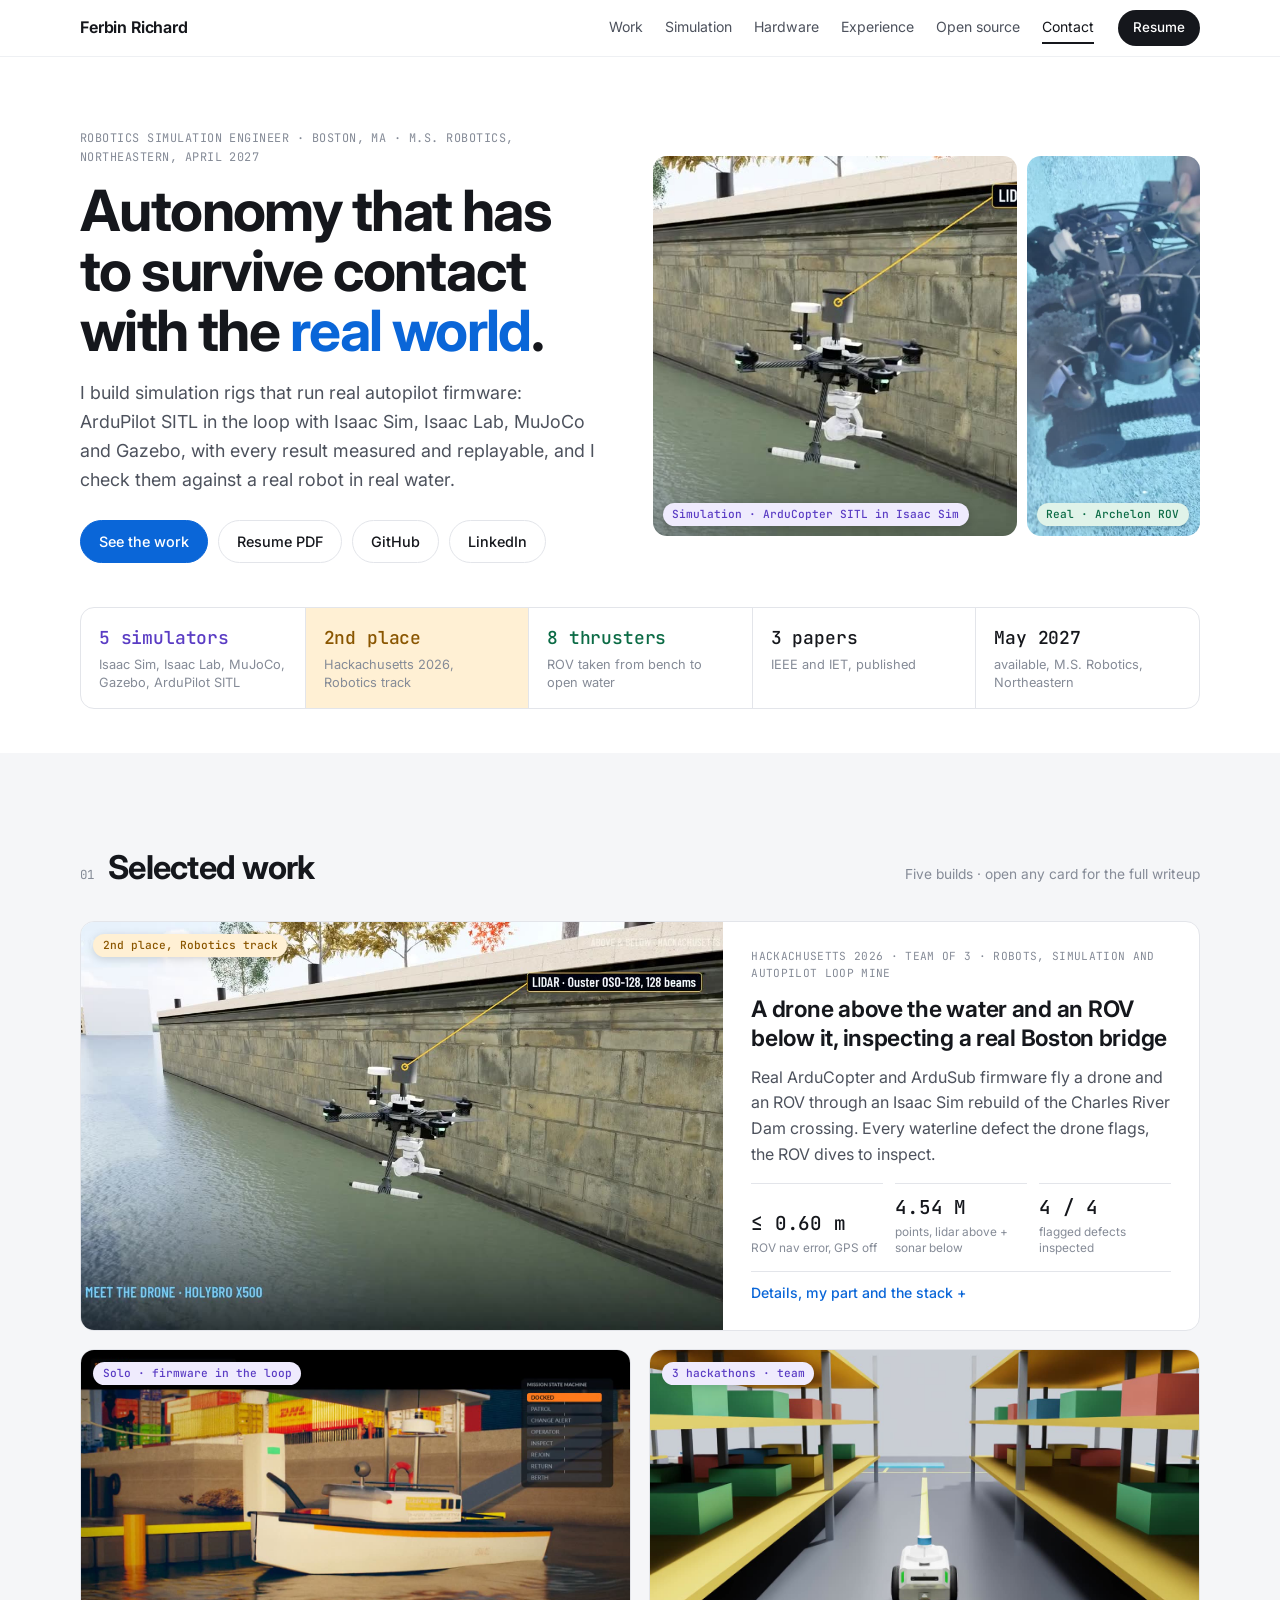
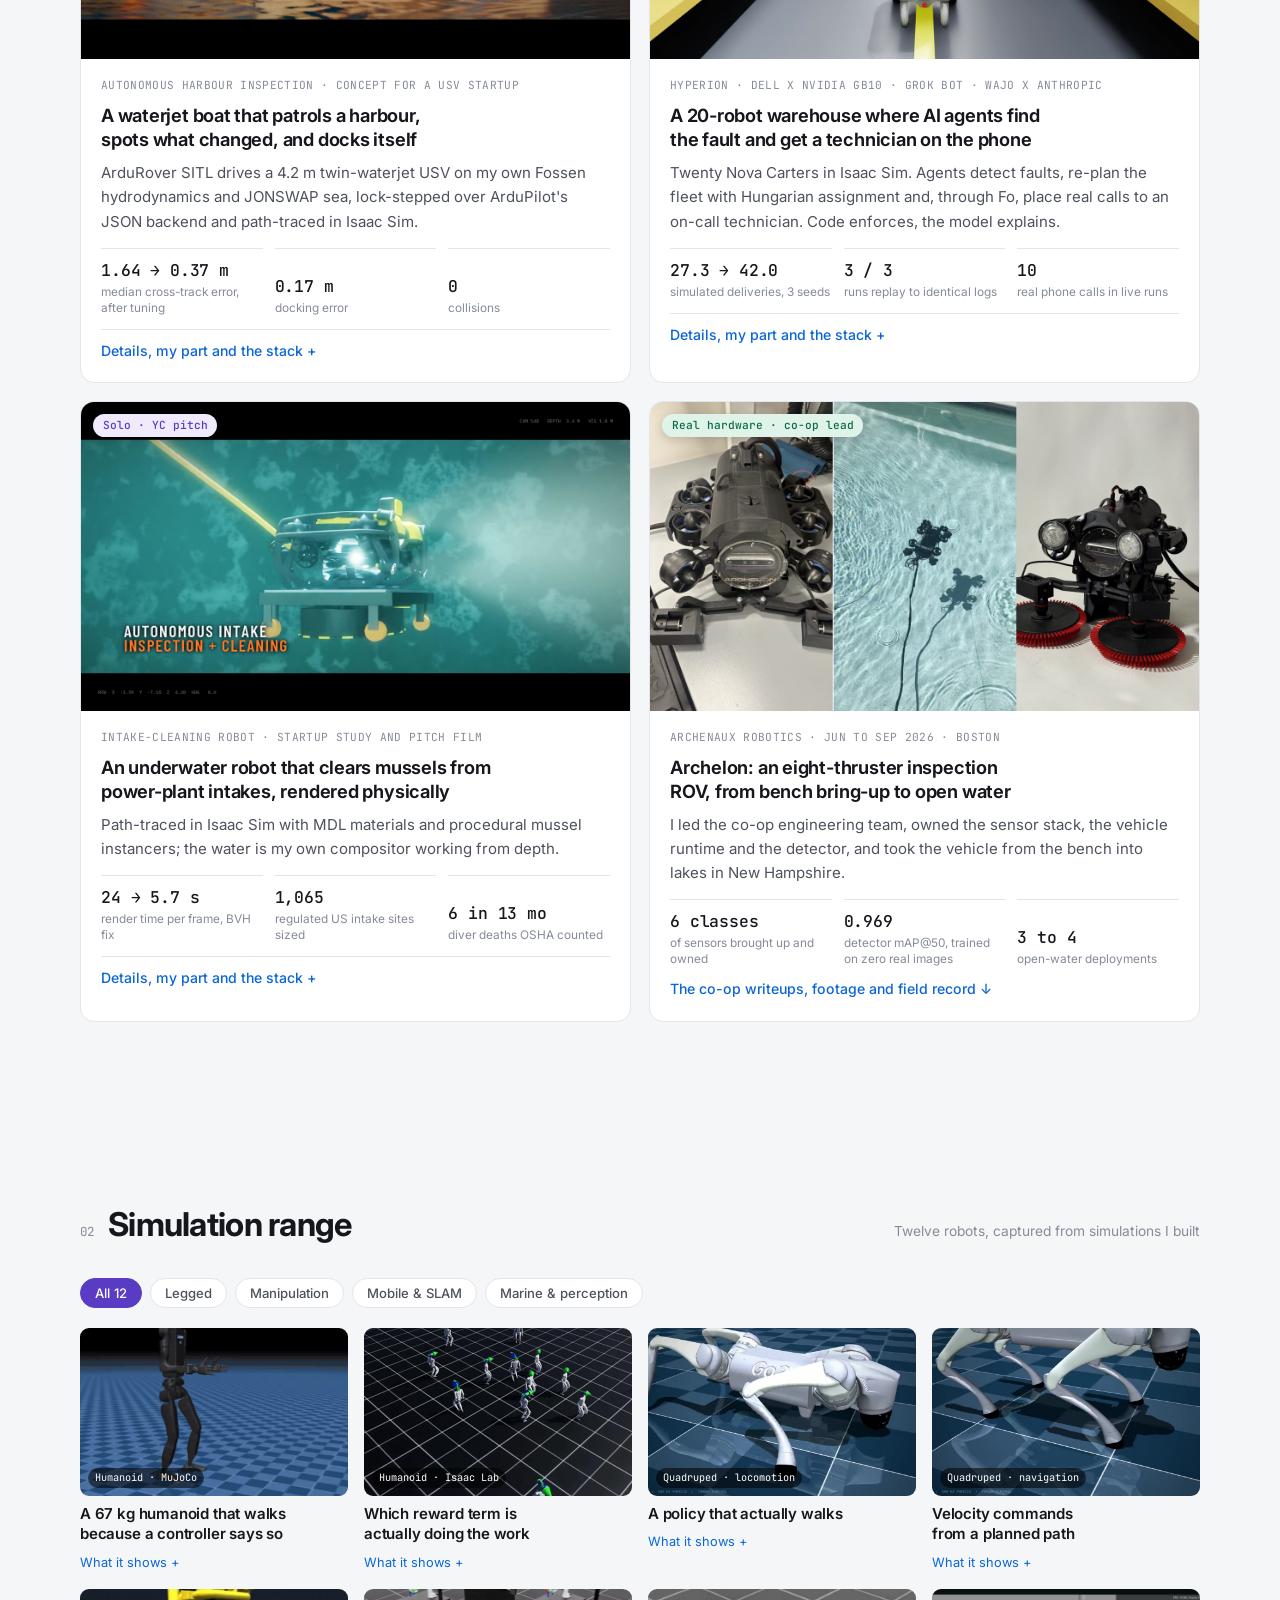
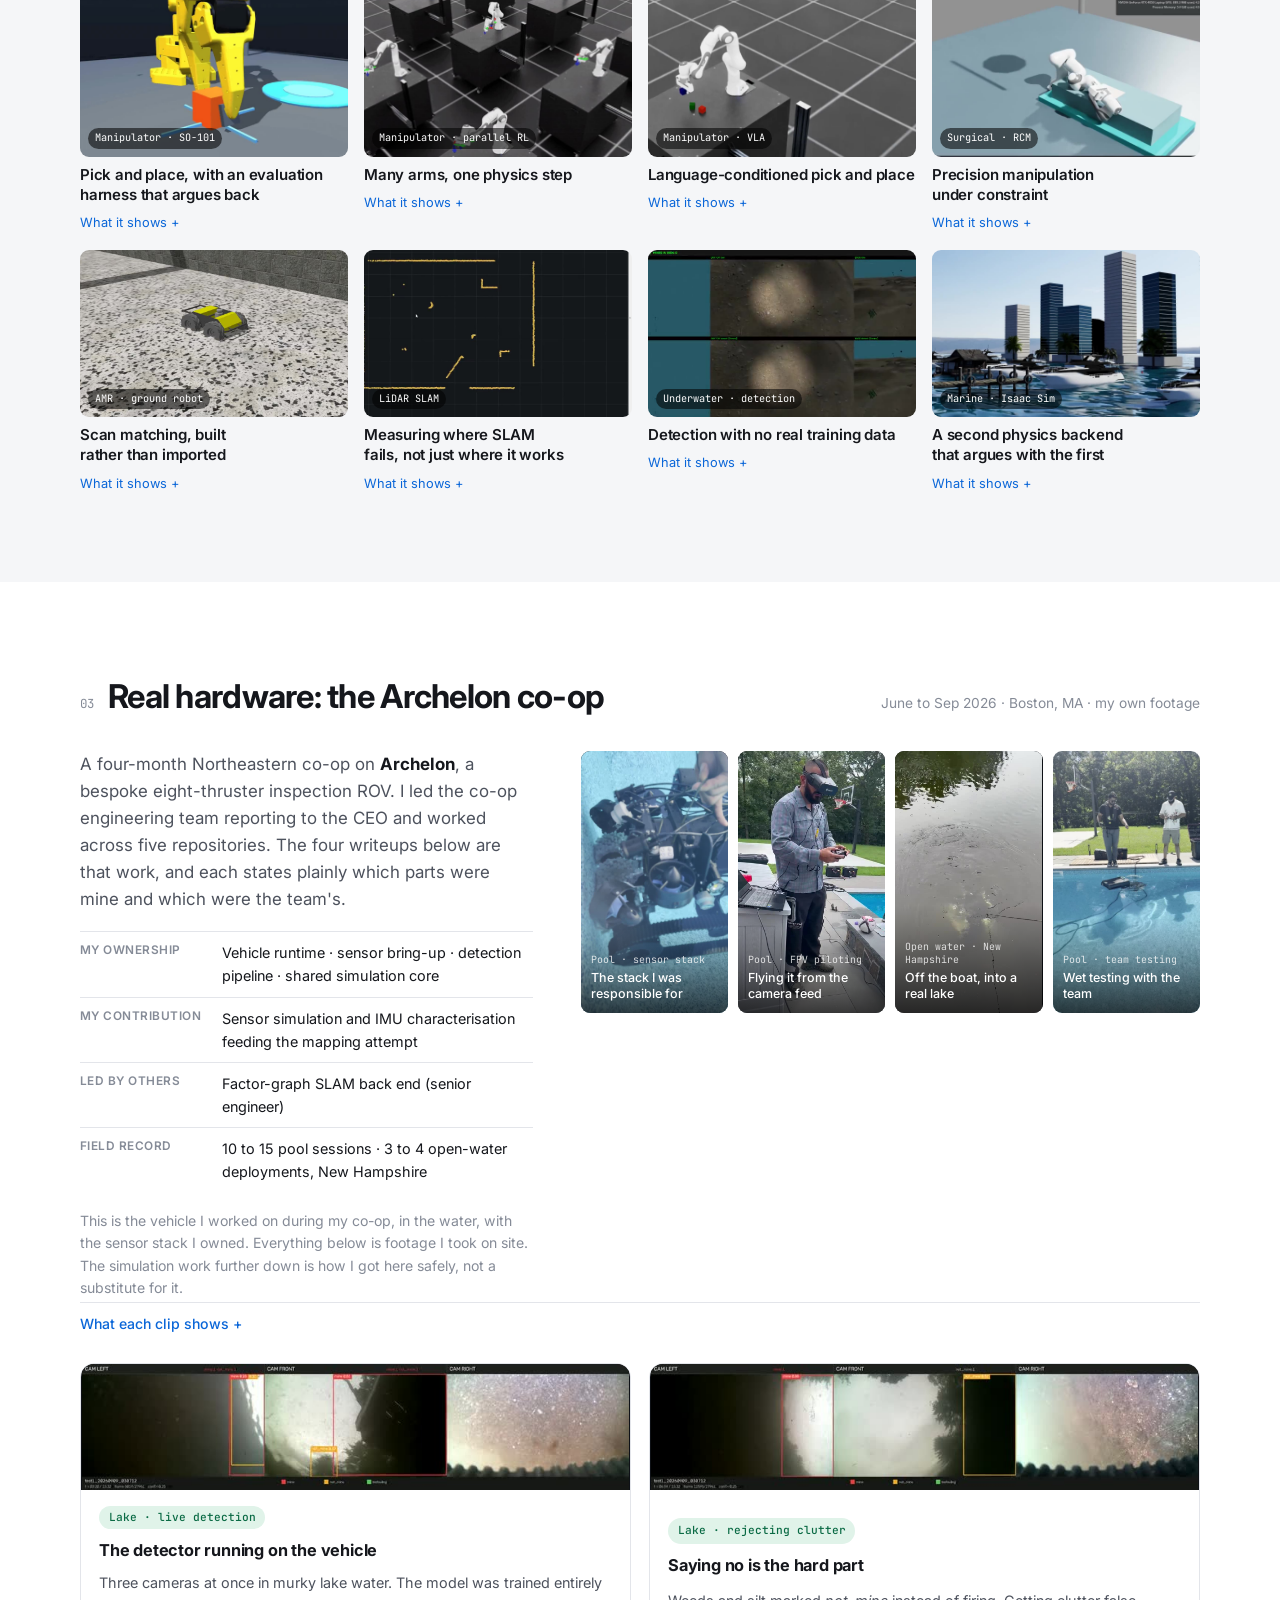
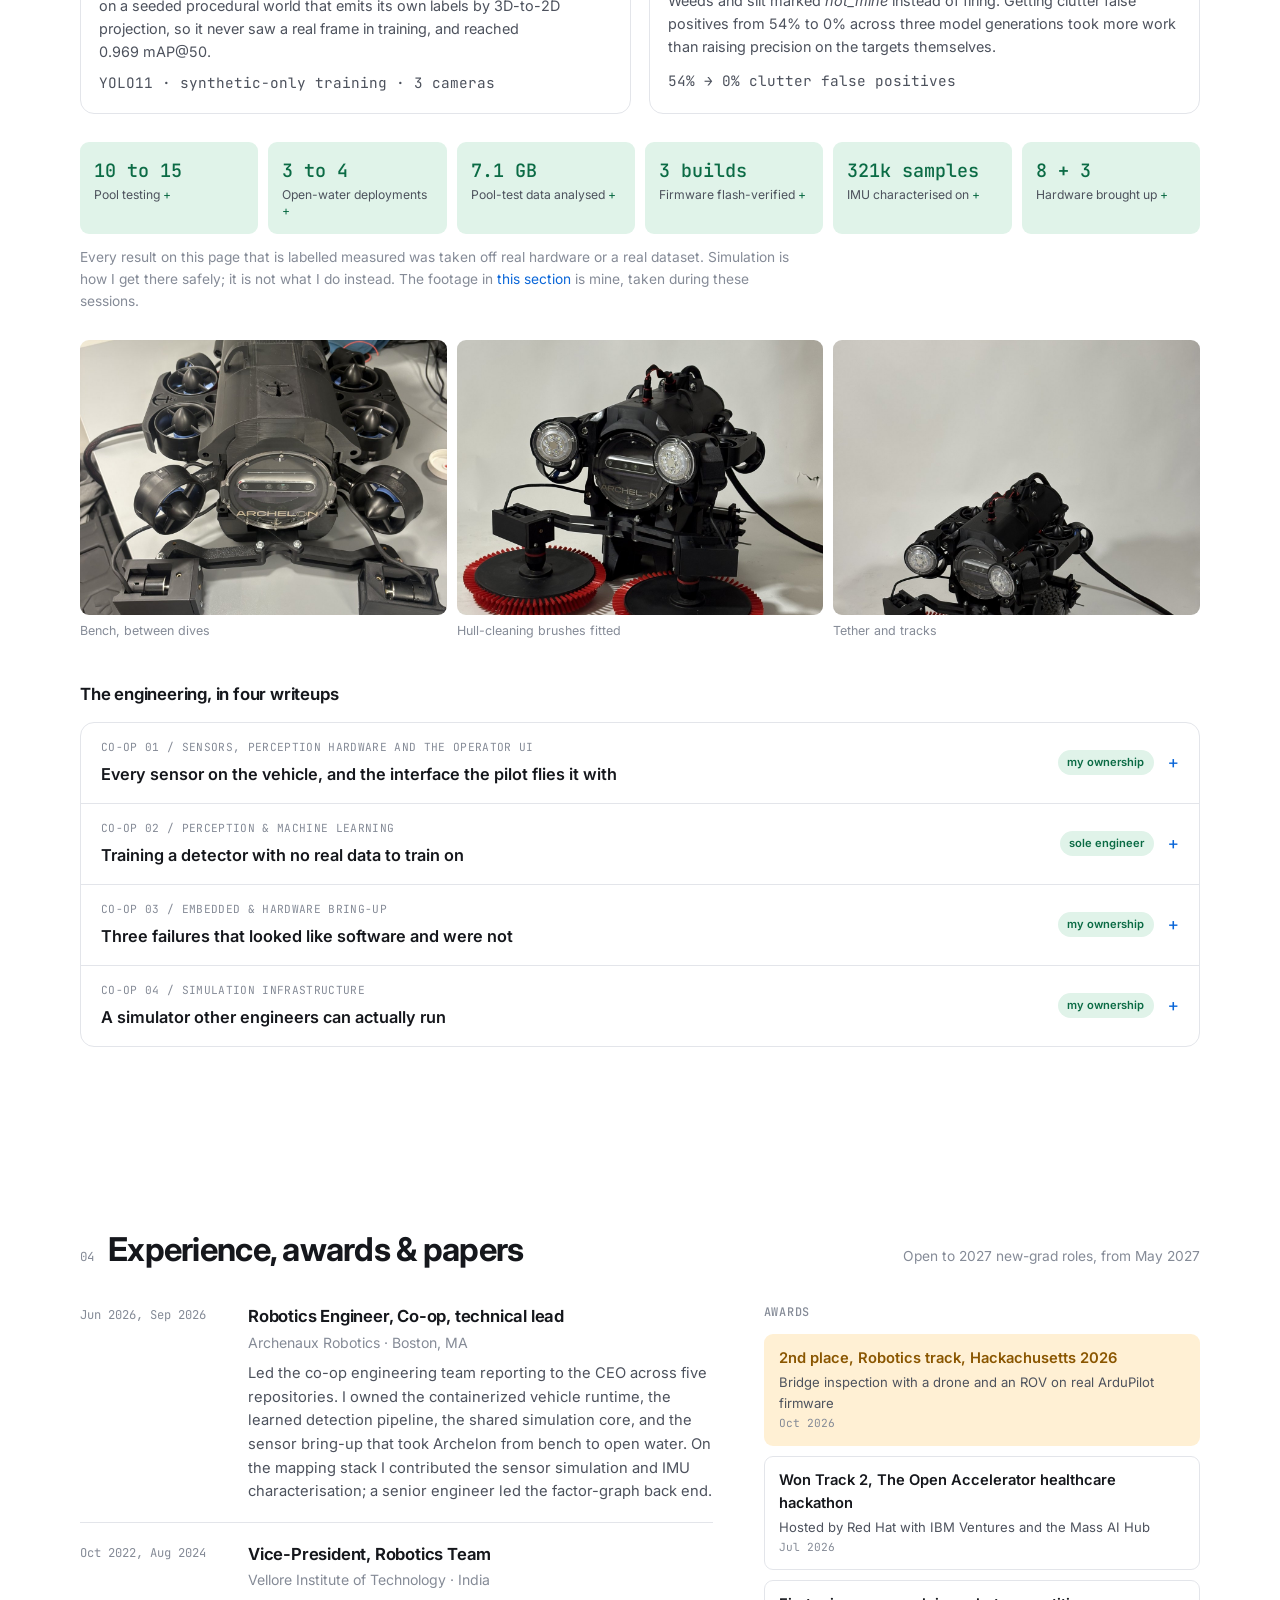
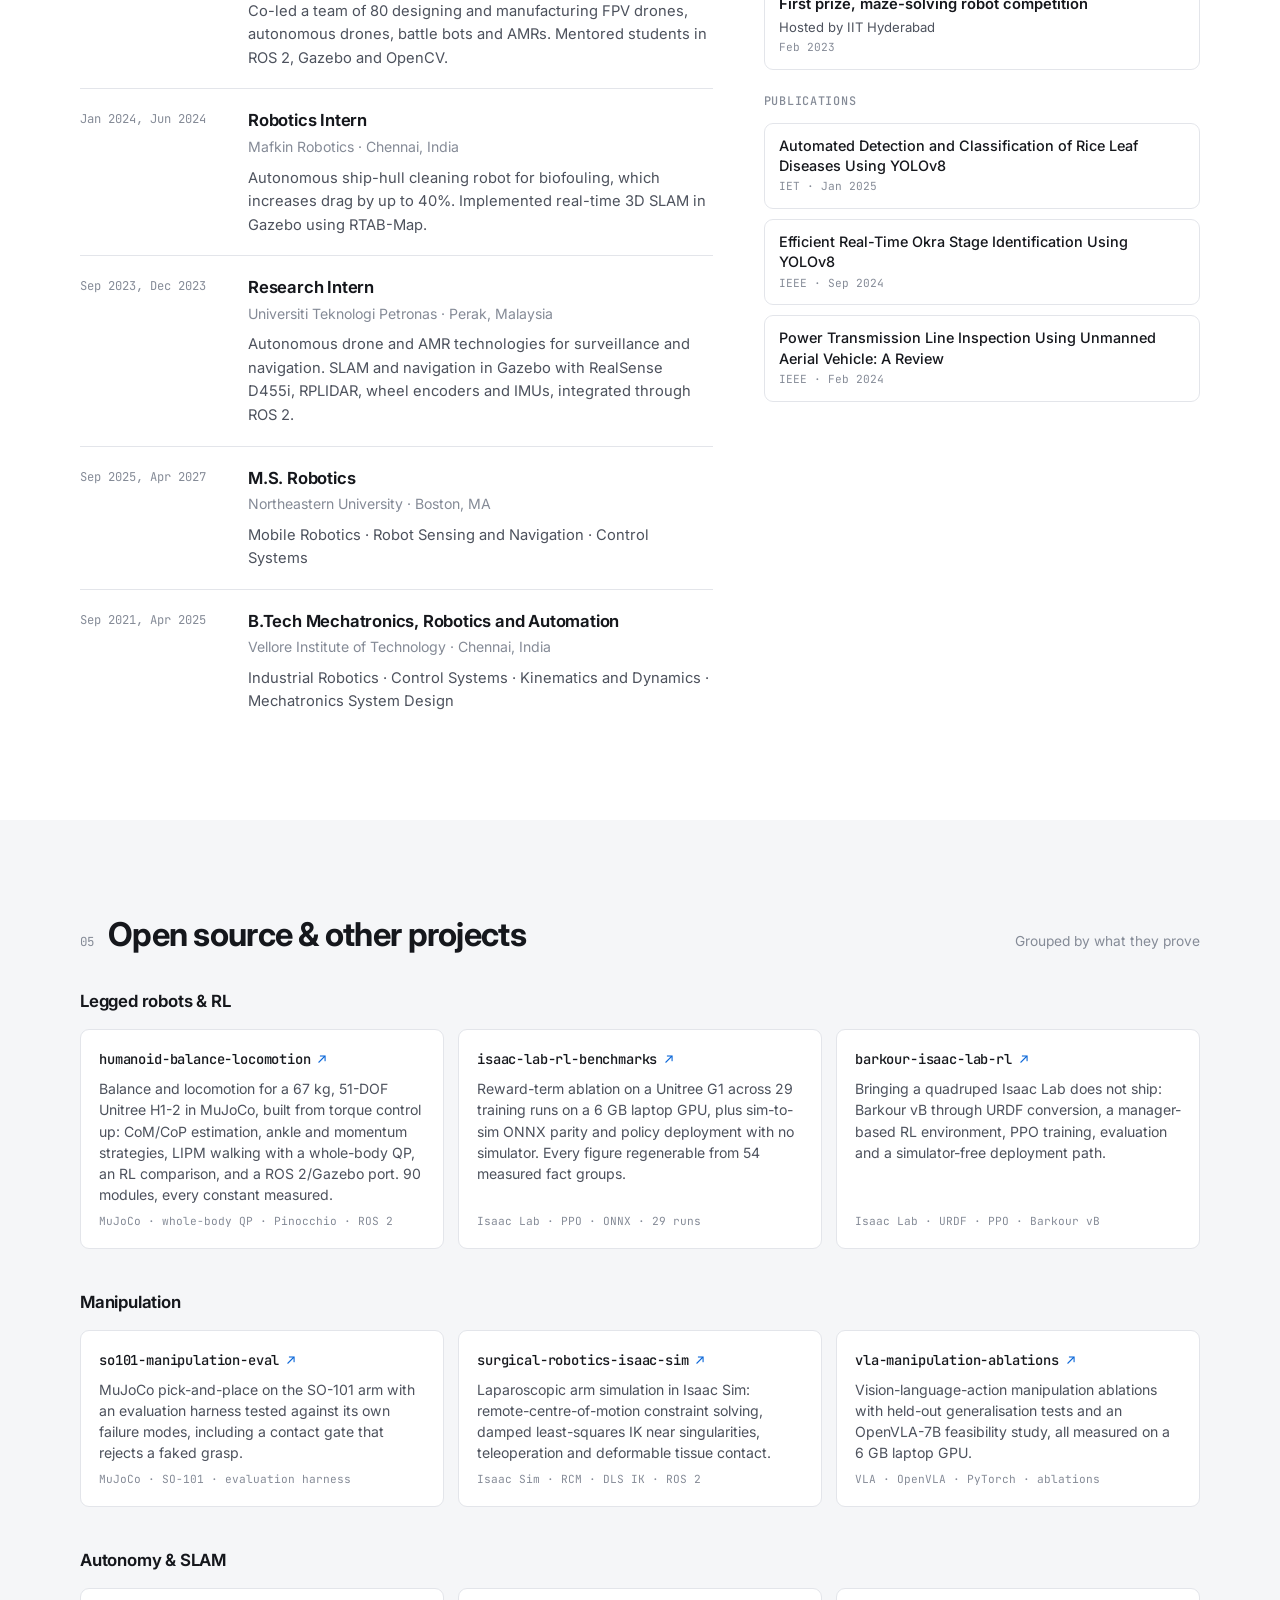
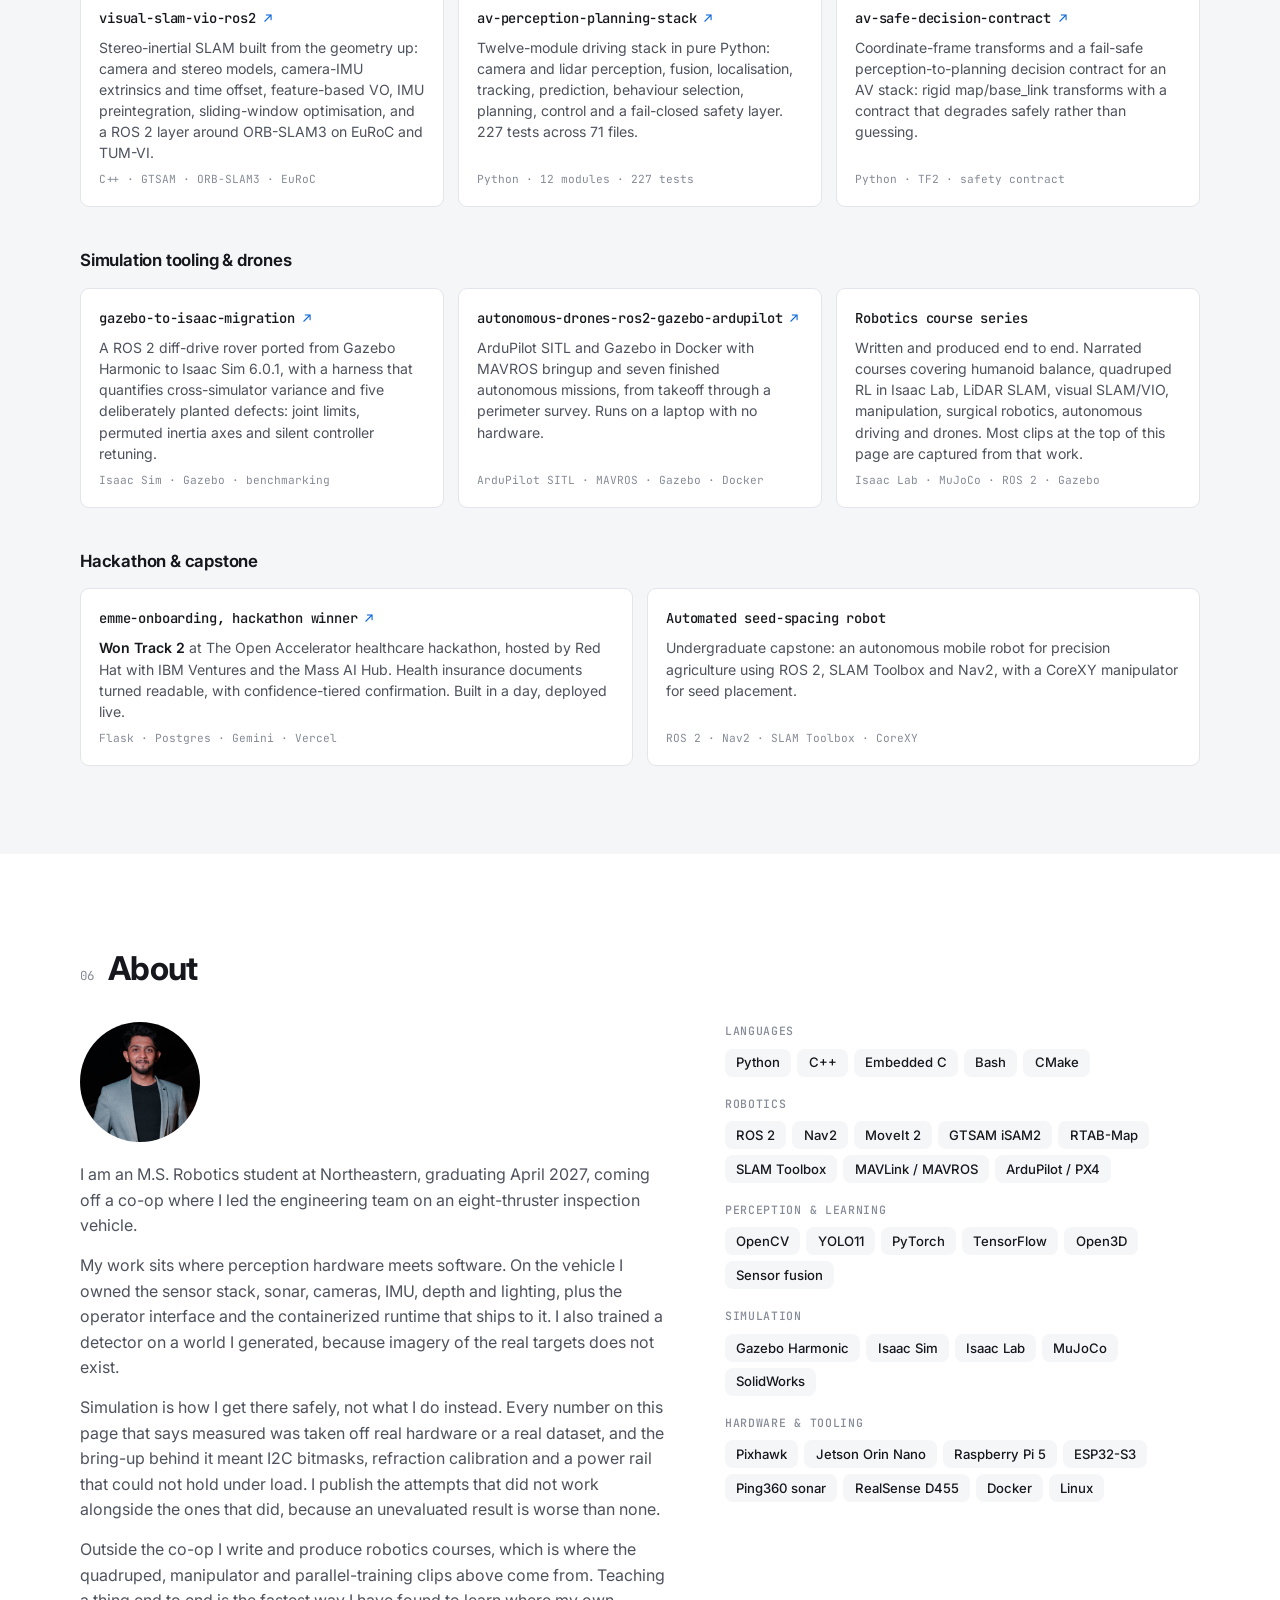
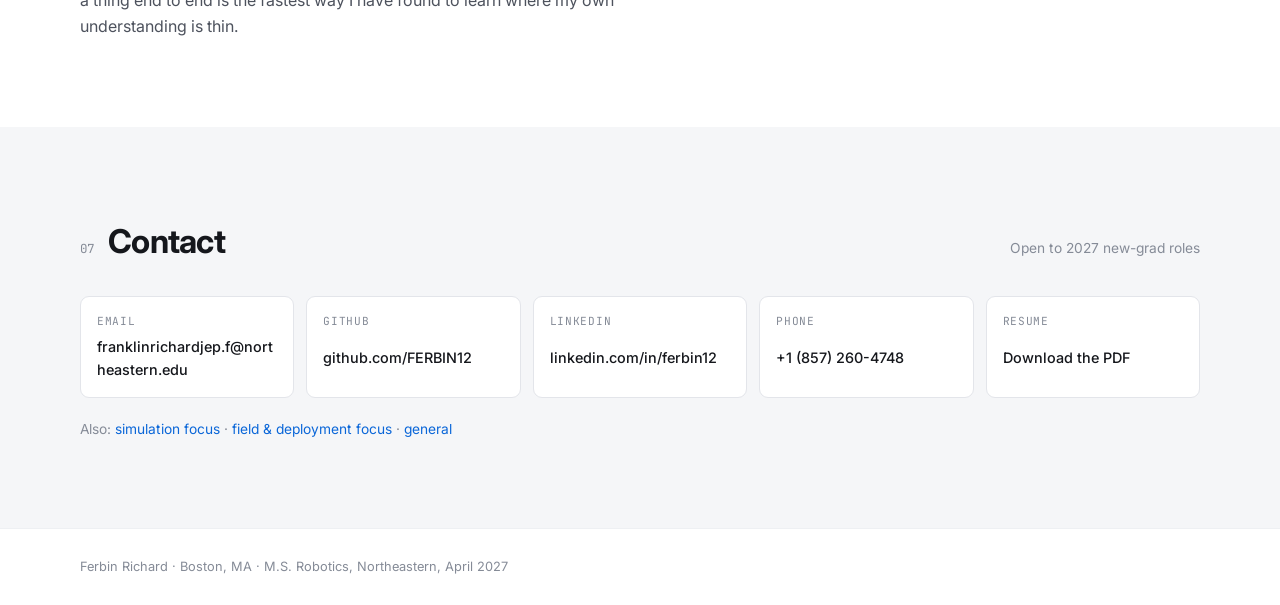
<file: sim/index.html>
<!DOCTYPE html>
<html lang="en">
<head>
<meta charset="utf-8">
<meta name="viewport" content="width=device-width, initial-scale=1">
<title>Ferbin Richard, Robotics Simulation Engineer</title>
<meta name="description" content="I build simulation rigs that run real autopilot firmware: ArduPilot SITL in the loop with Isaac Sim, Isaac Lab, MuJoCo and Gazebo, with every result measured and replayable, and I check them against a real robot in real water.">
<link rel="canonical" href="https://ferbin12.github.io/">
<meta name="robots" content="noindex, follow"><link rel="icon" href="../assets/favicon.svg" type="image/svg+xml">
<meta property="og:title" content="Ferbin Richard, Robotics Simulation Engineer">
<meta property="og:description" content="I build simulation rigs that run real autopilot firmware: ArduPilot SITL in the loop with Isaac Sim, Isaac Lab, MuJoCo and Gazebo, with every result measured and replayable, and I check them against a">
<meta property="og:image" content="https://ferbin12.github.io/assets/img/bridge_drone_poster.jpg">
<meta property="og:image:width" content="1280">
<meta property="og:image:height" content="720">
<meta property="og:image:alt" content="Inspection drone flying under a Boston bridge deck in Isaac Sim, flown by real ArduCopter firmware">
<meta property="og:type" content="website">
<meta property="og:url" content="https://ferbin12.github.io/sim/">
<meta name="twitter:card" content="summary_large_image">
<meta name="twitter:title" content="Ferbin Richard, Robotics Simulation Engineer">
<meta name="twitter:description" content="I build simulation rigs that run real autopilot firmware: ArduPilot SITL in the loop with Isaac Sim, Isaac Lab, MuJoCo and Gazebo, with every result measured and replayable, and I check them against a">
<meta name="twitter:image" content="https://ferbin12.github.io/assets/img/bridge_drone_poster.jpg">
<link rel="preconnect" href="https://fonts.googleapis.com">
<link rel="preconnect" href="https://fonts.gstatic.com" crossorigin>
<link href="https://fonts.googleapis.com/css2?family=Inter:wght@400;500;600;700&amp;family=JetBrains+Mono:wght@400;500&amp;display=swap" rel="stylesheet">
<link rel="stylesheet" href="../site.css">
<script type="application/ld+json">
{"@context":"https://schema.org","@type":"Person","name":"Ferbin Richard",
 "jobTitle":"Robotics Software Engineer",
 "url":"https://ferbin12.github.io/","email":"franklinrichardjep.f@northeastern.edu",
 "sameAs":["https://github.com/FERBIN12","https://www.linkedin.com/in/ferbin12/"],
 "alumniOf":[{"@type":"CollegeOrUniversity","name":"Northeastern University"},
             {"@type":"CollegeOrUniversity","name":"Vellore Institute of Technology"}],
 "award":["2nd place, Robotics track, Hackachusetts 2026"],
 "knowsAbout":["Robotics","ROS 2","Simulation","NVIDIA Isaac Sim","Isaac Lab","MuJoCo","Gazebo","ArduPilot","SLAM","Perception",
               "Reinforcement Learning","Embedded Systems","Sensor Fusion","Field Deployment"],
 "address":{"@type":"PostalAddress","addressLocality":"Boston","addressRegion":"MA","addressCountry":"US"}}
</script>
</head>
<body>

<a class="skip" href="#main">Skip to content</a>

<header class="nav">
  <div class="nav-inner">
    <a class="nav-name" href="#top">Ferbin&nbsp;Richard</a>
    <nav aria-label="Sections">
<a href="#work">Work</a><a href="#range">Simulation</a><a href="#hardware">Hardware</a><a href="#experience">Experience</a><a href="#oss">Open source</a><a href="#contact">Contact</a>    </nav>
    <a class="nav-cta" href="../assets/Ferbin_Richard_Resume.pdf">Resume</a>
  </div>
</header>

<main id="main">

<!-- ============================================================ hero -->
<section class="hero" id="top">
  <div class="wrap hero-grid">
    <div class="hero-text">
      <p class="eyebrow">Robotics Simulation Engineer &middot; Boston, MA &middot; M.S. Robotics, Northeastern, April 2027</p>
      <h1>Autonomy that has to survive contact with the <em>real world</em>.</h1>
      <p class="hero-sub">I build simulation rigs that run real autopilot firmware: ArduPilot SITL in the loop with Isaac Sim, Isaac Lab, MuJoCo and Gazebo, with every result measured and replayable, and I check them against a real robot in real water.</p>
      <p class="hero-links">
        <a class="btn btn-p" href="#work">See the work</a>
        <a class="btn" href="../assets/Ferbin_Richard_Resume.pdf">Resume PDF</a>
        <a class="btn" href="https://github.com/FERBIN12">GitHub</a>
        <a class="btn" href="https://www.linkedin.com/in/ferbin12/">LinkedIn</a>
      </p>
    </div>
    <div class="diptych">
      <figure class="dip-wide">
        <video class="lazy" data-eager poster="../assets/img/hero_bridge_poster.jpg" muted loop playsinline preload="none"
               aria-label="Inspection drone under the Craigie bridge deck in Isaac Sim, flown by ArduCopter SITL">
          <source src="../assets/video/hero_bridge.mp4" type="video/mp4"></video>
        <figcaption><span class="chip sim">Simulation &middot; ArduCopter SITL in Isaac Sim</span></figcaption>
      </figure>
      <figure class="dip-tall">
        <video class="lazy" data-eager poster="../assets/img/real/rov_closeup_hardware_poster.jpg" muted loop playsinline preload="none"
               aria-label="The Archelon ROV at the pool edge, real hardware">
          <source src="../assets/real/rov_closeup_hardware.mp4" type="video/mp4"></video>
        <figcaption><span class="chip hw">Real &middot; Archelon ROV</span></figcaption>
      </figure>
    </div>
  </div>
  <div class="wrap">
    <ul class="proof">
      <li class="sim"><b>5 simulators</b><span>Isaac Sim, Isaac Lab, MuJoCo, Gazebo, ArduPilot SITL</span></li>
      <li class="aw"><b>2nd place</b><span>Hackachusetts 2026, Robotics track</span></li>
      <li class="hw"><b>8 thrusters</b><span>ROV taken from bench to open water</span></li>
      <li class=""><b>3 papers</b><span>IEEE and IET, published</span></li>
      <li class=""><b>May 2027</b><span>available, M.S. Robotics, Northeastern</span></li>
    </ul>
  </div>
</section>


<!-- ============================================================ selected work -->
<section id="work" class="band">
  <div class="wrap">
    <div class="sec-head"><span class="sec-num">01</span><h2>Selected work</h2><span class="sec-note">Five builds &middot; open any card for the full writeup</span></div>
    <div class="bento">
      <article class="pcard lead" id="w-bridge">
        <div class="pmedia">
          <video class="lazy" poster="../assets/img/bridge_drone_poster.jpg" muted loop playsinline preload="none" aria-label="Inspection drone flying under the Craigie drawbridge deck in Isaac Sim, flown by ArduCopter SITL">
            <source src="../assets/video/bridge_drone.mp4" type="video/mp4"></video>
          <span class="chip aw on-media">2nd place, Robotics track</span>
        </div>
        <div class="pbody">
          <p class="ctx">Hackachusetts 2026 &middot; team of 3 &middot; robots, simulation and autopilot loop mine</p>
          <h3>A drone above the water and an ROV below it, inspecting a real Boston bridge</h3>
          <p class="sum">Real ArduCopter and ArduSub firmware fly a drone and an ROV through an Isaac Sim rebuild of the Charles River Dam crossing. Every waterline defect the drone flags, the ROV dives to inspect.</p>
          <dl class="m3">
<div><dt>ROV nav error, GPS off</dt><dd>&le; 0.60 m</dd></div><div><dt>points, lidar above + sonar below</dt><dd>4.54 M</dd></div><div><dt>flagged defects inspected</dt><dd>4 / 4</dd></div>          </dl>
          <details class="more">
            <summary>Details, my part and the stack</summary>
            <div class="more-body">
<p class="proj-meta">Team of 3 · I built the robots, the simulation, the autopilot loop and ROS 2</p><p class="cap">The Charles River Dam crossing rebuilt in Isaac Sim. ArduCopter flies the drone, ArduSub flies the ROV.</p>              <div class="prose"><p>
            Built in one day for challenge R6, safer inspection of critical infrastructure. A
            Holybro X500 flown by real ArduCopter SITL runs a 37-waypoint mission along the canal
            walls and under the deck, where the bridge cuts GPS from 12 satellites to 7. Every
            waterline defect it flags becomes a task for a BlueROV2 Heavy on ArduSub, which dives
            with GPS off and navigates on a modelled DVL fed into the autopilot's EKF.
          </p>
<p>
            Both robots build one model of the structure: 2.96 million lidar points above the
            water and 1.58 million sonar points below it. The ROV never drifted more than 60 cm
            over a 200 m dive, and 4 of 4 flagged defects were inspected underwater. The demo is a
            replay of a recorded 21-topic ROS 2 bag, run live on stage from one Docker launch.
          </p>
<details class="more">
<summary>What is modelled and what is real</summary>
<p>
              Real: ArduCopter and ArduSub flight code, MAVLink mission upload, the EKF, ROS 2 Jazzy,
              RViz2 and QGroundControl. Modelled: the GPS drop under the deck (the bridge lowers
              the satellite count), the Ouster OS0-128 lidar and 130-degree multibeam sonar as ray
              casts, murky water as Beer-Lambert attenuation plus silt, and a simulated thermal
              camera. Thirteen defects were planted as ground truth, nine above the water and four
              below, including a scour pit with exposed timber piles.
            </p>
</details></div>
              <dl class="inst"><div><dt>Result</dt><dd>2nd place</dd></div>
<div class="stacked"><dt>ROV nav error, GPS off</dt><dd>≤ 0.60 m</dd><dd class="vs">over a ~200 m dive, 0.16 m at the end</dd></div>
<div class="stacked"><dt>Combined model</dt><dd>4.54 M pts</dd><dd class="vs">lidar above + sonar below</dd></div>
<div class="stacked"><dt>Defects flagged → inspected</dt><dd>4 / 4</dd><dd class="vs">drone hands off to ROV</dd></div></dl>
              <p class="stack">ArduCopter + ArduSub SITL · MAVLink · Isaac Sim 6 · ROS 2 Jazzy · RViz2 · QGroundControl · Docker · <a href="https://github.com/FERBIN12/detectfix">repo</a></p>
            </div>
          </details>
        </div>
      </article>
      <article class="pcard" id="w-usv">
        <div class="pmedia">
          <video class="lazy" poster="../assets/img/harbour_usv_poster.jpg" muted loop playsinline preload="none" aria-label="Twin-waterjet USV leaving its charging berth in a path-traced Isaac Sim harbour, with the mission state machine overlaid">
            <source src="../assets/video/harbour_usv.mp4" type="video/mp4"></video>
          <span class="chip sim on-media">Solo &middot; firmware in the loop</span>
        </div>
        <div class="pbody">
          <p class="ctx">Autonomous harbour inspection &middot; concept for a USV startup</p>
          <h3>A waterjet boat that patrols a harbour, spots what changed, and docks itself</h3>
          <p class="sum">ArduRover SITL drives a 4.2 m twin-waterjet USV on my own Fossen hydrodynamics and JONSWAP sea, lock-stepped over ArduPilot's JSON backend and path-traced in Isaac Sim.</p>
          <dl class="m3">
<div><dt>median cross-track error, after tuning</dt><dd>1.64 &rarr; 0.37 m</dd></div><div><dt>docking error</dt><dd>0.17 m</dd></div><div><dt>collisions</dt><dd>0</dd></div>          </dl>
          <details class="more">
            <summary>Details, my part and the stack</summary>
            <div class="more-body">
<p class="proj-meta">Concept for a USV startup · firmware-in-the-loop simulation and film</p><p class="cap">ArduRover 4.5 SITL drives the boat; Isaac Sim 6 path-traces the logged run.</p>              <div class="prose"><p>
            A 4.2 m twin-waterjet USV runs an approved patrol route, compares its lidar map with
            yesterday's patrol and raises change alerts. On operator approval it stands off a
            contact, loiters on its jets, rejoins the route and berths itself on a solar charging
            float. The autopilot is the real Pixhawk firmware, ArduRover SITL, lock-stepped to my
            own physics over ArduPilot's JSON backend.
          </p>
<p>
            The physics is a Fossen 3-DOF manoeuvring model with jet spool-up lag, a reversing
            bucket, current and shallow-water drag, on a JONSWAP wind sea plus swell. Heave, pitch
            and roll come from the hull sampling that wave surface, and the rendered water uses
            the same wave field. Tuning cut median cross-track error from 1.64 m with a 3 m weave
            to 0.37 m.
          </p></div>
              <dl class="inst"><div class="stacked"><dt>Cross-track error</dt><dd>1.64 → 0.37 m</dd><dd class="vs">median, after tuning</dd></div>
<div class="stacked"><dt>Changes found</dt><dd>2 / 2</dd><dd class="vs">new object, buoy moved 15.1 m</dd></div>
<div class="stacked"><dt>Docking error</dt><dd>0.17 m</dd><dd class="vs">0 collisions</dd></div>
<div class="stacked"><dt>Recorded run</dt><dd>55,693 msgs</dd><dd class="vs">559 s ROS 2 bag</dd></div></dl>
              <p class="stack">ArduRover SITL · pymavlink · Fossen hydrodynamics · JONSWAP waves · ROS 2 Jazzy · Isaac Sim path tracing</p>
            </div>
          </details>
        </div>
      </article>
      <article class="pcard" id="w-hyperion">
        <div class="pmedia">
          <video class="lazy" poster="../assets/img/hyperion_fleet_poster.jpg" muted loop playsinline preload="none" aria-label="Nova Carter robot driving down a warehouse aisle in the 20-robot Isaac Sim fleet">
            <source src="../assets/video/hyperion_fleet.mp4" type="video/mp4"></video>
          <span class="chip sim on-media">3 hackathons &middot; team</span>
        </div>
        <div class="pbody">
          <p class="ctx">Hyperion &middot; Dell x NVIDIA GB10 &middot; Grok Bot &middot; Wajo x Anthropic</p>
          <h3>A 20-robot warehouse where AI agents find the fault and get a technician on the phone</h3>
          <p class="sum">Twenty Nova Carters in Isaac Sim. Agents detect faults, re-plan the fleet with Hungarian assignment and, through Fo, place real calls to an on-call technician. Code enforces, the model explains.</p>
          <dl class="m3">
<div><dt>simulated deliveries, 3 seeds</dt><dd>27.3 &rarr; 42.0</dd></div><div><dt>runs replay to identical logs</dt><dd>3 / 3</dd></div><div><dt>real phone calls in live runs</dt><dd>10</dd></div>          </dl>
          <details class="more">
            <summary>Details, my part and the stack</summary>
            <div class="more-body">
<p class="proj-meta">Dell x NVIDIA GB10 · Hyperion x Grok Bot · Wajo x Anthropic</p><p class="cap">Twenty Nova Carters in an Isaac Sim warehouse, streaming live fleet telemetry.</p>              <div class="prose"><p>
            Started at the Dell x NVIDIA GB10 hackathon: a teammate and I built the Isaac Sim warehouse of 20
            Nova Carters and shipped the stack as six services in one Docker image on the GB10,
            where a local Qwen model on vLLM triages robot faults into tickets. I then added four
            agents (surveillance, war room, technician scheduler, Hungarian re-allocation) under
            one rule: code enforces, the model explains. Over 3 seeds they raised deliveries from
            27.3 to 42.0, and every run replays to an identical event log.
          </p>
<p>
            For Wajo x Anthropic, a Claude dispatcher hands a confirmed fault to Fo, which places
            real phone calls, calendar invites and emails to an on-call technician while the fleet
            re-plans around the repair. Who it may contact is enforced in code: in a live run, when
            a technician said to send someone off the list, the agent refused. I also mounted a
            Franka arm on all twenty Carters as a mobile-manipulation testbed.
          </p></div>
              <dl class="inst"><div class="stacked"><dt>Simulated deliveries</dt><dd>27.3 → 42.0</dd><dd class="vs">+54%, 3 seeds, same faults</dd></div>
<div class="stacked"><dt>Replay check</dt><dd>3 / 3</dd><dd class="vs">identical event logs</dd></div>
<div class="stacked"><dt>Live dispatch runs</dt><dd>5 runs, 10 calls</dd><dd class="vs">real phone calls, simulated robots</dd></div>
<div><dt>Fleet</dt><dd>20 robots</dd></div></dl>
              <p class="stack">Isaac Sim 6 · Nova Carter · Franka · vLLM · Claude · Docker · NVIDIA GB10 · Hungarian assignment</p>
            </div>
          </details>
        </div>
      </article>
      <article class="pcard" id="w-intake">
        <div class="pmedia">
          <video class="lazy" poster="../assets/img/intake_robot_poster.jpg" muted loop playsinline preload="none" aria-label="Wall-crawling intake-cleaning robot with lamps on, inside a fouled water intake tunnel">
            <source src="../assets/video/intake_robot.mp4" type="video/mp4"></video>
          <span class="chip sim on-media">Solo &middot; YC pitch</span>
        </div>
        <div class="pbody">
          <p class="ctx">Intake-cleaning robot &middot; startup study and pitch film</p>
          <h3>An underwater robot that clears mussels from power-plant intakes, rendered physically</h3>
          <p class="sum">Path-traced in Isaac Sim with MDL materials and procedural mussel instancers; the water is my own compositor working from depth.</p>
          <dl class="m3">
<div><dt>render time per frame, BVH fix</dt><dd>24 &rarr; 5.7 s</dd></div><div><dt>regulated US intake sites sized</dt><dd>1,065</dd></div><div><dt>diver deaths OSHA counted</dt><dd>6 in 13 mo</dd></div>          </dl>
          <details class="more">
            <summary>Details, my part and the stack</summary>
            <div class="more-body">
<p class="proj-meta">Startup study and pitch film · Isaac Sim path tracing + a custom water renderer</p><p class="cap">Path-traced in Isaac Sim; the water itself is a ray-marched medium composited from depth.</p>              <div class="prose"><p>
            Divers clean zebra and quagga mussels out of power-plant and desalination intakes, and
            OSHA counted six suction-related diver deaths in 13 months. I built the case for sending a robot instead, then the film to pitch
            it. The robot and intake are rendered with Isaac Sim path tracing, MDL materials and
            procedural mussel-clump instancers, writing raw HDR and depth for every frame.
          </p>
<p>
            The water is my own compositor working from that depth: absorption, backscatter,
            ray-marched god rays and lamp beams, caustics, Snell's window and drifting particles.
            Profiling the render found that hiding instances far below the scene bloated the BVH
            and made every frame 24 s; sinking them into the wall instead brought it to 5.7 s.
          </p></div>
              <dl class="inst"><div class="stacked"><dt>Render time per frame</dt><dd>24 → 5.7 s</dd><dd class="vs">BVH fix, GPU-bound</dd></div>
<div class="stacked"><dt>Market sized</dt><dd>1,065 sites</dd><dd class="vs">regulated US intakes</dd></div>
<div><dt>Water model</dt><dd>custom, post</dd></div></dl>
              <p class="stack">Isaac Sim path tracing · USD · MDL · NumPy compositor · Python</p>
            </div>
          </details>
        </div>
      </article>
      <article class="pcard" id="w-archelon">
        <div class="pmedia">
          <img src="../assets/img/real/archelon_card.jpg" alt="Archelon ROV on the bench, in the pool from above, and fitted with hull-cleaning brushes" loading="lazy">
          <span class="chip hw on-media">Real hardware &middot; co-op lead</span>
        </div>
        <div class="pbody">
          <p class="ctx">Archenaux Robotics &middot; Jun to Sep 2026 &middot; Boston</p>
          <h3>Archelon: an eight-thruster inspection ROV, from bench bring-up to open water</h3>
          <p class="sum">I led the co-op engineering team, owned the sensor stack, the vehicle runtime and the detector, and took the vehicle from the bench into lakes in New Hampshire.</p>
          <dl class="m3">
<div><dt>of sensors brought up and owned</dt><dd>6 classes</dd></div><div><dt>detector mAP@50, trained on zero real images</dt><dd>0.969</dd></div><div><dt>open-water deployments</dt><dd>3 to 4</dd></div>          </dl>
          <a class="more-link" href="#hardware">The co-op writeups, footage and field record &darr;</a>
        </div>
      </article>
    </div>
  </div>
</section>


<!-- ============================================================ simulation range -->
<section id="range" class="band">
  <div class="wrap">
    <div class="sec-head"><span class="sec-num">02</span><h2>Simulation range</h2><span class="sec-note">Twelve robots, captured from simulations I built</span></div>
    <div class="filters" role="group" aria-label="Filter robots">
      <button type="button" class="fchip on" data-f="all">All 12</button>
<button type="button" class="fchip" data-f="legged">Legged</button><button type="button" class="fchip" data-f="manipulation">Manipulation</button><button type="button" class="fchip" data-f="mobile-slam">Mobile & SLAM</button><button type="button" class="fchip" data-f="marine-perception">Marine & perception</button>    </div>
    <div class="range">
      <article class="rtile" data-g="legged">
        <div class="rmedia">
          <video class="lazy hover" poster="../assets/img/humanoid_poster.jpg" muted loop playsinline preload="none" aria-label="Unitree H1-2 humanoid walking in MuJoCo under a whole-body QP controller">
            <source src="../assets/video/humanoid_walk.mp4" type="video/mp4"></video>
          <span class="rtag">Humanoid · MuJoCo</span>
        </div>
        <h3>A 67 kg humanoid that walks because a controller says so</h3>
        <details class="rmore"><summary>What it shows</summary><p>Unitree H1-2, 51 actuated joints, built from torque control upward in MuJoCo. The measurement that starts everything: hold every joint at its commanded angle, let go, and the pelvis drops from 1.030 m to 0.415 m in six seconds. Angles are not momentum.</p><p class="stack">MuJoCo · LIPM · whole-body QP · Pinocchio · 90 modules</p></details>
      </article>
      <article class="rtile" data-g="legged">
        <div class="rmedia">
          <video class="lazy hover" poster="../assets/img/g1_training_poster.jpg" muted loop playsinline preload="none" aria-label="Unitree G1 humanoid robots training in parallel in NVIDIA Isaac Lab">
            <source src="../assets/video/g1_training.mp4" type="video/mp4"></video>
          <span class="rtag">Humanoid · Isaac Lab</span>
        </div>
        <h3>Which reward term is actually doing the work</h3>
        <details class="rmore"><summary>What it shows</summary><p>Unitree G1 humanoids training in parallel in Isaac Lab. Ablating one reward term at a time over 29 runs: removing the −200 termination penalty collapses learning to 4.2% of baseline episode length while the reward climbs, because falling becomes free.</p><p class="stack">Isaac Lab · PPO · ONNX · reward ablation · 6 GB GPU</p></details>
      </article>
      <article class="rtile" data-g="legged">
        <div class="rmedia">
          <video class="lazy hover" poster="../assets/img/go2_walk_poster.jpg" muted loop playsinline preload="none" aria-label="Unitree Go2 quadruped walking with a trained policy over terrain">
            <source src="../assets/video/go2_walk.mp4" type="video/mp4"></video>
          <span class="rtag">Quadruped · locomotion</span>
        </div>
        <h3>A policy that actually walks</h3>
        <details class="rmore"><summary>What it shows</summary><p>A Unitree Go2 under a trained policy, blind versus perceptive on the same terrain. Tracking improves from 64.6% to 69.9% once the policy can feel the ground. Gait is verified on contact timing and foot clearance, never on the reward curve.</p><p class="stack">Isaac Lab · PPO · MuJoCo · Python</p></details>
      </article>
      <article class="rtile" data-g="legged">
        <div class="rmedia">
          <video class="lazy hover" poster="../assets/img/go2_vel_poster.jpg" muted loop playsinline preload="none" aria-label="Quadruped following velocity commands derived from a planned path">
            <source src="../assets/video/go2_velocity.mp4" type="video/mp4"></video>
          <span class="rtag">Quadruped · navigation</span>
        </div>
        <h3>Velocity commands from a planned path</h3>
        <details class="rmore"><summary>What it shows</summary><p>The layer between a navigation stack and a learned gait: a path becomes body-frame velocity commands the policy can track, with footstep planning over an elevation map built from a depth camera.</p><p class="stack">Isaac Lab · elevation mapping · footstep planning</p></details>
      </article>
      <article class="rtile" data-g="manipulation">
        <div class="rmedia">
          <video class="lazy hover" poster="../assets/img/so101_poster.jpg" muted loop playsinline preload="none" aria-label="SO-101 robot arm performing pick and place in MuJoCo">
            <source src="../assets/video/so101_pick.mp4" type="video/mp4"></video>
          <span class="rtag">Manipulator · SO-101</span>
        </div>
        <h3>Pick and place, with an evaluation harness that argues back</h3>
        <details class="rmore"><summary>What it shows</summary><p>MuJoCo pick-and-place on the SO-101 arm, tested against its own failure modes: a contact gate that rejects a faked grasp, and a harness that fails when the evaluation is wrong rather than when the robot is.</p><p class="stack">MuJoCo · SO-101 · evaluation harness · Python</p></details>
      </article>
      <article class="rtile" data-g="manipulation">
        <div class="rmedia">
          <video class="lazy hover" poster="../assets/img/franka_reach_poster.jpg" muted loop playsinline preload="none" aria-label="Multiple Franka robot arms reaching in parallel in Isaac Lab">
            <source src="../assets/video/franka_reach.mp4" type="video/mp4"></video>
          <span class="rtag">Manipulator · parallel RL</span>
        </div>
        <h3>Many arms, one physics step</h3>
        <details class="rmore"><summary>What it shows</summary><p>Franka reach environments running vectorized on the GPU. Same principle as the humanoid and quadruped training: every robot advances inside a single solver call, which is what makes RL tractable on laptop-class hardware.</p><p class="stack">Isaac Lab · vectorized envs · CUDA · PyTorch</p></details>
      </article>
      <article class="rtile" data-g="manipulation">
        <div class="rmedia">
          <video class="lazy hover" poster="../assets/img/manipulation_poster.jpg" muted loop playsinline preload="none" aria-label="Robot arm reaching for coloured blocks under a vision-language-action policy">
            <source src="../assets/video/manipulation_vla.mp4" type="video/mp4"></video>
          <span class="rtag">Manipulator · VLA</span>
        </div>
        <h3>Language-conditioned pick and place</h3>
        <details class="rmore"><summary>What it shows</summary><p>A 7-DoF arm driven by a vision-language-action policy: an instruction in, a joint trajectory out. Built so every layer between the camera and the actuator is inspectable rather than a black box.</p><p class="stack">Isaac Sim · VLA policy · ROS 2 · PyTorch</p></details>
      </article>
      <article class="rtile" data-g="manipulation">
        <div class="rmedia">
          <video class="lazy hover" poster="../assets/img/surgical_poster.jpg" muted loop playsinline preload="none" aria-label="Surgical manipulator performing a precision task in simulation">
            <source src="../assets/video/surgical_arm.mp4" type="video/mp4"></video>
          <span class="rtag">Surgical · RCM</span>
        </div>
        <h3>Precision manipulation under constraint</h3>
        <details class="rmore"><summary>What it shows</summary><p>Laparoscopic arm simulation: remote-centre-of-motion constraint solving, damped least-squares IK near singularities, and the millimetre tolerances that make a general-purpose manipulator stack inadequate.</p><p class="stack">Isaac Sim · RCM · DLS IK · ROS 2</p></details>
      </article>
      <article class="rtile" data-g="mobile-slam">
        <div class="rmedia">
          <video class="lazy hover" poster="../assets/img/amr_poster.jpg" muted loop playsinline preload="none" aria-label="Autonomous mobile robot mapping a warehouse with LiDAR">
            <source src="../assets/video/amr_slam.mp4" type="video/mp4"></video>
          <span class="rtag">AMR · ground robot</span>
        </div>
        <h3>Scan matching, built rather than imported</h3>
        <details class="rmore"><summary>What it shows</summary><p>A ground robot mapping a warehouse with 2D LiDAR: ICP front end, mapper, loop closure and pose graph written from scratch. Point-to-line registration lands at 2.3 mm against 8.1 mm for point-to-point on the same run.</p><p class="stack">ROS 2 · ICP · pose graph · occupancy mapping</p></details>
      </article>
      <article class="rtile" data-g="mobile-slam">
        <div class="rmedia">
          <video class="lazy hover" poster="../assets/img/lidar_poster.jpg" muted loop playsinline preload="none" aria-label="Occupancy map building during a LiDAR SLAM run">
            <source src="../assets/video/lidar_map.mp4" type="video/mp4"></video>
          <span class="rtag">LiDAR SLAM</span>
        </div>
        <h3>Measuring where SLAM fails, not just where it works</h3>
        <details class="rmore"><summary>What it shows</summary><p>A wall is degenerate at 3747 against 1.9 on open floor, so the same scan matcher that is excellent in a corridor is near-useless facing a flat surface. Every figure is reproducible from the repository, including the inconvenient ones.</p><p class="stack">ROS 2 · scan matching · loop closure · Python</p></details>
      </article>
      <article class="rtile" data-g="marine-perception">
        <div class="rmedia">
          <video class="lazy hover" poster="../assets/img/detect_poster.jpg" muted loop playsinline preload="none" aria-label="Underwater object detector running on a recorded survey with a live confidence overlay">
            <source src="../assets/video/detection.mp4" type="video/mp4"></video>
          <span class="rtag">Underwater · detection</span>
        </div>
        <h3>Detection with no real training data</h3>
        <details class="rmore"><summary>What it shows</summary><p>A seeded procedural world emits its own ground truth by 3D-to-2D projection, so every frame is labelled for free and any scene is reproducible from its seed. Clutter false positives went from 54% to zero across three model generations.</p><p class="stack">YOLO11 · PyTorch · Gazebo · OpenCV</p></details>
      </article>
      <article class="rtile" data-g="marine-perception">
        <div class="rmedia">
          <video class="lazy hover" poster="../assets/img/isaac_poster.jpg" muted loop playsinline preload="none" aria-label="Coastal marine environment with animated water rendered in NVIDIA Isaac Sim">
            <source src="../assets/video/isaac.mp4" type="video/mp4"></video>
          <span class="rtag">Marine · Isaac Sim</span>
        </div>
        <h3>A second physics backend that argues with the first</h3>
        <details class="rmore"><summary>What it shows</summary><p>The vehicle ported to Isaac Sim as a second physics engine: animated water with underwater rendering, hydrodynamics covering buoyancy, damping and added mass, and a bridge closing the control loop against Isaac physics.</p><p class="stack">Isaac Sim · RTX offscreen · ROS 2 · pytest</p></details>
      </article>
    </div>
  </div>
</section>


<!-- ============================================================ real hardware -->
<section id="hardware">
  <div class="wrap">
    <div class="sec-head"><span class="sec-num">03</span><h2>Real hardware: the Archelon co-op</h2><span class="sec-note">June to Sep 2026 &middot; Boston, MA &middot; my own footage</span></div>

    <div class="hw-top">
      <div class="hw-intro">
        <p class="lede">A four-month Northeastern co-op on <strong>Archelon</strong>, a bespoke
        eight-thruster inspection ROV. I led the co-op engineering team reporting to the
        CEO and worked across five repositories. The four writeups below are that work,
        and each states plainly which parts were mine and which were the team's.</p>
        <dl class="roles"><div><dt>My ownership</dt><dd>Vehicle runtime · sensor bring-up · detection pipeline · shared simulation core</dd></div>
<div><dt>My contribution</dt><dd>Sensor simulation and IMU characterisation feeding the mapping attempt</dd></div>
<div><dt>Led by others</dt><dd>Factor-graph SLAM back end (senior engineer)</dd></div>
<div><dt>Field record</dt><dd>10 to 15 pool sessions · 3 to 4 open-water deployments, New Hampshire</dd></div></dl>
        <p class="note">This is the vehicle I worked on during my co-op, in the water, with the sensor stack I
      owned. Everything below is footage I took on site. The simulation work further down is
      how I got here safely, not a substitute for it.</p>
      </div>
      <div class="filmstrip">
        <figure class="reel">
          <video class="lazy" poster="../assets/img/real/rov_closeup_hardware_poster.jpg" muted loop playsinline preload="none" aria-label="Close-up of the Archelon ROV at the pool edge showing thrusters, scanning sonar, cameras and lights">
            <source src="../assets/real/rov_closeup_hardware.mp4" type="video/mp4"></video>
          <figcaption><span class="reel-tag">Pool · sensor stack</span>The stack I was responsible for</figcaption>
        </figure>
        <figure class="reel">
          <video class="lazy" poster="../assets/img/real/fpv_piloting_pool_poster.jpg" muted loop playsinline preload="none" aria-label="Piloting the ROV through a head-mounted display with a hand controller">
            <source src="../assets/real/fpv_piloting_pool.mp4" type="video/mp4"></video>
          <figcaption><span class="reel-tag">Pool · FPV piloting</span>Flying it from the camera feed</figcaption>
        </figure>
        <figure class="reel">
          <video class="lazy" poster="../assets/img/real/lake_deployment_boat_poster.jpg" muted loop playsinline preload="none" aria-label="Open-water lake deployment with the surface station laptop on a boat console">
            <source src="../assets/real/lake_deployment_boat.mp4" type="video/mp4"></video>
          <figcaption><span class="reel-tag">Open water · New Hampshire</span>Off the boat, into a real lake</figcaption>
        </figure>
        <figure class="reel">
          <video class="lazy" poster="../assets/img/real/team_pool_testing_poster.jpg" muted loop playsinline preload="none" aria-label="Two engineers on the pool deck operating the vehicle during a wet test">
            <source src="../assets/real/team_pool_testing.mp4" type="video/mp4"></video>
          <figcaption><span class="reel-tag">Pool · team testing</span>Wet testing with the team</figcaption>
        </figure>
      </div>
    </div>

    <details class="more wide-more">
      <summary>What each clip shows</summary>
      <div class="clip-notes">
        <div><h4>The stack I was responsible for</h4><p>
            Ping360 scanning sonar, three cameras, a VectorNav VN-100, Bar30 depth and the
            lighting rig. This is the hardware behind the driver bug where the sonar reported a
            wall at 0.3 m while the real wall sat at 4 to 5 m.
          </p><p class="stack">T200 thrusters · Ping360 · VN-100 · Bar30</p></div>
        <div><h4>Flying it from the camera feed</h4><p>
            Head-mounted display and a hand controller, driving the vehicle on the video feed
            rather than by line of sight. The operator interface on the other end of this is
            the PyQt UI I built.
          </p><p class="stack">MAVLink · joystick piloting · PyQt UI</p></div>
        <div><h4>Off the boat, into a real lake</h4><p>
            Surface station on the console, tether over the side, no pool wall to stop the
            vehicle. Three to four of these deployments, which is where tether handling and
            recovery stop being theoretical.
          </p><p class="stack">Surface station · tether ops · recovery</p></div>
        <div><h4>Wet testing with the team</h4><p>
            Ten to fifteen pool sessions. This is where a dead depth sensor turned out to be a
            missing bit in an I2C probe mask, and where the joystick moved every topic and not
            one thruster.
          </p><p class="stack">10 to 15 sessions · 7.1 GB analysed</p></div>
      </div>
    </details>

    <div class="lake-pair">
      <figure class="lake">
        <video class="lazy" poster="../assets/img/real/detector_lake_mine_poster.jpg" muted loop playsinline preload="none" aria-label="Three-camera lake footage with the object detector running live, showing mine and not-mine classifications">
          <source src="../assets/real/detector_lake_mine.mp4" type="video/mp4"></video>
        <figcaption><span class="chip hw">Lake · live detection</span><h4>The detector running on the vehicle</h4><p>
            Three cameras at once in murky lake water. The model was trained entirely on a
            seeded procedural world that emits its own labels by 3D-to-2D projection, so it
            never saw a real frame in training, and reached 0.969 mAP@50.
          </p><p class="stack">YOLO11 · synthetic-only training · 3 cameras</p></figcaption>
      </figure>
      <figure class="lake">
        <video class="lazy" poster="../assets/img/real/detector_lake_reject_poster.jpg" muted loop playsinline preload="none" aria-label="Detector marking submerged vegetation as not-mine rather than raising a false positive">
          <source src="../assets/real/detector_lake_reject.mp4" type="video/mp4"></video>
        <figcaption><span class="chip hw">Lake · rejecting clutter</span><h4>Saying no is the hard part</h4><p>
            Weeds and silt marked <em>not_mine</em> instead of firing. Getting clutter false
            positives from 54% to 0% across three model generations took more work than raising
            precision on the targets themselves.
          </p><p class="stack">54% → 0% clutter false positives</p></figcaption>
      </figure>
    </div>

    <ul class="stats">
      <li><details><summary><b>10 to 15</b><span>Pool testing</span></summary><p>Wet sessions with the vehicle in the water. This is where the depth sensor turned
          out to be an I2C bitmask, where the joystick moved every topic and no thruster, and
          where the companion computer browned out on rail sag rather than heat. None of those
          are findable in a simulator.</p></details></li>
      <li><details><summary><b>3 to 4</b><span>Open-water deployments</span></summary><p>Lake deployments in New Hampshire, taking Archelon from bench bring-up to operation
          in real water. Tether handling, surface station, and a vehicle that has to come back.</p></details></li>
      <li><details><summary><b>7.1 GB</b><span>Pool-test data analysed</span></summary><p>Logs from those sessions, which is where the Ping360 sonar driver was caught
          returning a fake wall at 0.3 m on every beam while the real wall sat at 4 to 5 m.
          The bags looked valid, so nothing downstream flagged it.</p></details></li>
      <li><details><summary><b>3 builds</b><span>Firmware flash-verified</span></summary><p>Flashed and verified on the vehicle before it went in, with a 14-second preflight
          GO / NO-GO check gating every dive and a boot service that survives power-on.</p></details></li>
      <li><details><summary><b>321k samples</b><span>IMU characterised on</span></summary><p>A 30-minute stationary log, Allan variance and Kalibr noise parameters, gyro ARW
          0.26 deg/sqrt-hr. Re-recorded after the first attempt turned out to be contaminated
          by a nearby speaker coupling into the MEMS accelerometer.</p></details></li>
      <li><details><summary><b>8 + 3</b><span>Hardware brought up</span></summary><p>Eight T200 thrusters plus three M200 auxiliaries, Pixhawk autopilot, Ping360 sonar,
          Bar30 depth, VectorNav IMU and a Raspberry Pi 5 companion, on a 50 ft tether.</p></details></li>
    </ul>
    <p class="stats-note">Every result on this page that is labelled measured was taken off real hardware or a
      real dataset. Simulation is how I get there safely; it is not what I do instead.
      The footage in <a href="#hardware">this section</a> is mine, taken during these sessions.</p>

    <div class="bench"><div class="bench-strip">
<figure>
<img alt="Archelon ROV on the bench showing four thruster nozzles and dome lights" loading="lazy" src="../assets/img/real/rov_bench_hero.jpg"/>
<figcaption>Bench, between dives</figcaption>
</figure>
<figure>
<img alt="Front view of the vehicle with hull-cleaning brushes and lights" loading="lazy" src="../assets/img/real/rov_brushes_front.jpg"/>
<figcaption>Hull-cleaning brushes fitted</figcaption>
</figure>
<figure>
<img alt="Three-quarter view of the vehicle with tether attached" loading="lazy" src="../assets/img/real/rov_bench_three_quarter.jpg"/>
<figcaption>Tether and tracks</figcaption>
</figure>
</div></div>

    <h3 class="sub-h">The engineering, in four writeups</h3>
    <div class="acc">
      <details class="acc-item">
        <summary>
          <span class="acc-idx">Co-op 01 / Sensors, perception hardware and the operator UI</span>
          <span class="acc-title">Every sensor on the vehicle, and the interface the pilot flies it with</span>
<span class="own own-own">my ownership</span>        </summary>
        <div class="acc-body">
<p class="proj-meta">Primary engineer, sensor stack and operator interface</p>          <figure class="proj-media">
<img alt="Eight-thruster inspection vehicle in simulation" loading="lazy" src="../assets/img/hero_gazebo.jpg"/>
<figcaption>Eight-thruster inspection vehicle, vectored six-degree-of-freedom configuration.</figcaption>
</figure>
          <div class="acc-cols">
            <div class="prose"><p>
            This was my primary work: bringing up and owning every sensor the vehicle
            carries, and the interface the operator actually uses. Ping360 scanning sonar,
            three cameras, the VectorNav VN-100 IMU, depth, and the lighting.
          </p>
<p>
            A sensor that returns plausible-looking garbage is worse than one that fails,
            because nothing downstream flags it. The Ping360 drew a fake circular wall at
            0.3 m on every beam while the real wall sat at 4 to 5 m. The bags looked
            valid, correct message counts, correct rates, non-zero ranges, so it cost two
            pool sessions before I traced it to first-echo detection in both the Python
            and C++ drivers and fixed it with a regression test.
          </p>
<details class="more">
<summary>The sensor stack in detail</summary>
<p>
<strong>Sonar.</strong> Ping360 mounted vertically, which means roughly 40%
              of beams hit the vehicle frame itself and return a tight 0.30 m. That is
              only separable when the vehicle is still, so the sector mask is part of the
              driver rather than a post-process. Raising the serial link to 2 Mbaud took a
              full 360-degree sweep from 23.3 s to 5.9 s.
            </p>
<p>
<strong>IMU.</strong> I characterised the VN-100 and the autopilot IMU the
              estimate depends on: a 30-minute stationary log, 321k samples, Allan
              variance and Kalibr noise parameters. Gyro ARW came out at 0.26 deg/sqrt-hr.
              The first attempt was contaminated by a nearby speaker coupling into the
              MEMS accelerometer, visible only as tonal peaks in the FFT.
            </p>
<p>
<strong>Cameras and lights.</strong> Three cameras streaming to the topside
              station, plus the lighting rig. Underwater the D455 stereo depth returned
              only 8 to 40% valid pixels, and flat-port refraction invalidates the factory
              calibration outright, so I derived an empirical correction that flattened a
              known-flat pool floor from 15 mm to 6 mm median plane residual.
            </p>
<p>
<strong>Depth.</strong> The Bar30 read nothing however it was wired, because
              <code>BARO_PROBE_EXT</code> was a bitmask missing the bit for the MS5837, so
              the autopilot never probed the I2C bus for it.
            </p>
</details></div>
            <dl class="inst"><div><dt>Sensors owned</dt><dd>6 classes</dd></div>
<div class="stacked"><dt>Sonar sweep time</dt><dd>23.3 s → 5.9 s</dd><dd class="vs">serial raised to 2 Mbaud</dd></div>
<div class="stacked"><dt>Gyro ARW</dt><dd>0.26 °/√hr</dd><dd class="vs">measured, 321k samples</dd></div>
<div class="stacked"><dt>Depth-camera correction</dt><dd>15 mm → 6 mm</dd><dd class="vs">plane residual, known-flat floor</dd></div></dl>
          </div>
          
          <p class="stack">Ping360 sonar · VectorNav VN-100 · RealSense D455 · Bar30 · I2C · ROS 2 Jazzy · PyQt5 · Docker</p>
        </div>
      </details>
      <details class="acc-item">
        <summary>
          <span class="acc-idx">Co-op 02 / Perception & machine learning</span>
          <span class="acc-title">Training a detector with no real data to train on</span>
<span class="own own-sole">sole engineer</span>        </summary>
        <div class="acc-body">
<p class="proj-meta">Archenaux Robotics · sole engineer, simulation and ML pipeline · 26 commits</p>          <figure class="proj-media">
<video aria-label="Deployed detector running on a recorded survey with a live confidence overlay" loop="" muted="" playsinline="" poster="../assets/img/detect_poster.jpg" preload="none">
<source src="../assets/video/detection.mp4" type="video/mp4"/></video>
<figcaption>Deployed detector on a recorded survey run. Live confidence overlay.</figcaption>
</figure>
          <div class="acc-cols">
            <div class="prose"><p>
            Imagery of the target objects is classified or does not exist. So I generated it.
            A seeded procedural world generator emits ground-truth labels by 3D-to-2D projection,
            which means every frame is labelled for free and any scene is reproducible from its seed.
          </p>
<p>
            The difficulty is deliberate: seven object types, three turbidity levels, current drift,
            marine snow, kelp and seabed distractors that a naive detector calls targets. The
            blocking problem was never recall, it was that the model flagged every barrel.
          </p>
<details class="more">
<summary>Why I publish the bad number too</summary>
<p>
              The evaluation also showed 0% recall on three object types, because the real-photo
              training set contained no flat or torpedo-shaped examples. I would rather publish
              that than a clean chart. An unevaluated detector is worse than none, because
              someone trusts it.
            </p>
</details></div>
            <dl class="inst"><div><dt>Clutter false positives</dt><dd>54% → 0%</dd></div>
<div><dt>False alarms, empty frames</dt><dd>0 / 9</dd></div>
<div><dt>Recall, moored &amp; drifting</dt><dd>100%</dd></div>
<div class="stacked"><dt>mAP@50</dt><dd>0.471</dd><dd class="vs">sim; 0.61 real-photo</dd></div></dl>
          </div>
          <div class="strip">
<figure><img alt="Grid of generated training scenes" loading="lazy" src="../assets/img/detect_grid.jpg"/><figcaption>Generated scenes</figcaption></figure>
<figure><img alt="Target object gallery" loading="lazy" src="../assets/img/mine_gallery.jpg"/><figcaption>Object gallery</figcaption></figure>
<figure><img alt="Precision recall curve" loading="lazy" src="../assets/img/eval_pr.jpg"/><figcaption>Precision / recall</figcaption></figure>
<figure><img alt="Confusion matrix" loading="lazy" src="../assets/img/eval_cm.jpg"/><figcaption>Confusion matrix</figcaption></figure>
</div>
          <p class="stack">Python · PyTorch · Ultralytics YOLO11 / YOLO26 · OpenCV · Gazebo · Docker</p>
        </div>
      </details>
      <details class="acc-item">
        <summary>
          <span class="acc-idx">Co-op 03 / Embedded & hardware bring-up</span>
          <span class="acc-title">Three failures that looked like software and were not</span>
<span class="own own-own">my ownership</span>        </summary>
        <div class="acc-body">
<p class="proj-meta">Archenaux Robotics · primary engineer, vehicle runtime and sensor bring-up · 52 commits</p>          <figure class="proj-media">
<img alt="Inspection vehicle beneath a ship hull in Gazebo Harmonic" loading="lazy" src="../assets/img/hero_gazebo.jpg"/>
<figcaption>Eight-thruster inspection vehicle, vectored six-degree-of-freedom configuration.</figcaption>
</figure>
          <div class="acc-cols">
            <div class="prose"><p>
            Archelon runs ArduSub in a vectored six-degree-of-freedom configuration. I own the
            runtime that ships to it and I did the sensor bring-up, which is mostly a story about
            failures that look like software and are not.
          </p>
<p>
            The depth sensor read nothing no matter how it was wired, because
            <code>BARO_PROBE_EXT</code> was a bitmask missing the bit for the MS5837, so the
            autopilot never probed the I2C bus for it. The joystick moved every topic on the
            dashboard and no thrusters, because ArduPilot silently discards RC override from any
            system ID other than the one it is told to trust. The companion computer browned out
            under load, which turned out to be rail sag down the tether rather than thermal
            throttling.
          </p>
<details class="more">
<summary>On numbers nobody can trace</summary>
<p>
              None of those are findable in simulation. I wrote the power-budget analysis that
              justified swapping the companion computer, and it says plainly which of its figures
              are measured and which are estimated, because a number nobody can trace is worse
              than no number.
            </p>
<p>
              The runtime itself is a containerized stack shipping to the real vehicle: MAVLink
              router, MAVROS, cameras, joystick piloting, RViz and QGC as one multi-arch image,
              with a 14-second preflight GO / NO-GO check gating every dive and a boot service
              that survives power-on.
            </p>
</details></div>
            <dl class="inst"><div><dt>Thrusters</dt><dd>8 + 3 aux</dd></div>
<div><dt>Firmware flash-verified</dt><dd>3 builds</dd></div>
<div><dt>Pool-test data analyzed</dt><dd>7.1 GB</dd></div>
<div><dt>Open-water deployments</dt><dd>3 to 4</dd></div></dl>
          </div>
          
          <p class="stack">Pixhawk 1 · ArduSub 4.5.7 · MAVLink · pymavlink · MAVROS · Ping360 sonar · VectorNav VN-100 · Bar30 · T200 / M200 thrusters · I2C · Raspberry Pi 5 · Docker</p>
        </div>
      </details>
      <details class="acc-item">
        <summary>
          <span class="acc-idx">Co-op 04 / Simulation infrastructure</span>
          <span class="acc-title">A simulator other engineers can actually run</span>
<span class="own own-own">my ownership</span>        </summary>
        <div class="acc-body">
<p class="proj-meta">Archenaux Robotics · owner, shared simulation core · 97 commits across two repositories</p>          <figure class="proj-media">
<img alt="Autopilot software-in-the-loop wired to Gazebo Harmonic" loading="lazy" src="../assets/img/sim_stack.jpg"/>
<figcaption>Autopilot software-in-the-loop wired to Gazebo Harmonic over a JSON physics backend.</figcaption>
</figure>
          <div class="acc-cols">
            <div class="prose"><p>
            A simulator only one engineer can start is not an asset. I own the core the other
            projects build on, and most of its value is that it runs on someone else's laptop on
            the first try.
          </p>
<p>
            Three containers on one network: autopilot software-in-the-loop, physics, and a ground
            control station with joystick passthrough, plus a dev container. GPU is optional with
            auto-detected vendor overrides, and a browser-based fallback means the interface works
            on headless, Wayland and WSL hosts. That last one resolved a display crash blocking a
            teammate.
          </p></div>
            <dl class="inst"><div><dt>Commits, two repos</dt><dd>97</dd></div>
<div><dt>Machines validated</dt><dd>3</dd></div>
<div><dt>Compose overlays</dt><dd>10</dd></div>
<div><dt>Clone to running</dt><dd>1 command</dd></div></dl>
          </div>
          
          <p class="stack">Docker Compose · ROS 2 Jazzy · Gazebo Harmonic · ArduSub · MAVROS · Bash · noVNC</p>
        </div>
      </details>
    </div>
  </div>
</section>


<!-- ============================================================ experience -->
<section id="experience">
  <div class="wrap">
    <div class="sec-head"><span class="sec-num">04</span><h2>Experience, awards &amp; papers</h2><span class="sec-note">Open to 2027 new-grad roles, from May 2027</span></div>
    <div class="exp-grid">
      <div class="xp"><div class="xp-row">
<div class="xp-when">Jun 2026, Sep 2026</div>
<div class="xp-what">
<h3>Robotics Engineer, Co-op, technical lead</h3>
<p class="xp-org">Archenaux Robotics · Boston, MA</p>
<p>
            Led the co-op engineering team reporting to the CEO across five repositories. I
            owned the containerized vehicle runtime, the learned detection pipeline, the shared
            simulation core, and the sensor bring-up that took Archelon from bench to open
            water. On the mapping stack I contributed the sensor simulation and IMU
            characterisation; a senior engineer led the factor-graph back end.
          </p>
</div>
</div>
<div class="xp-row">
<div class="xp-when">Oct 2022, Aug 2024</div>
<div class="xp-what">
<h3>Vice-President, Robotics Team</h3>
<p class="xp-org">Vellore Institute of Technology · India</p>
<p>
            Co-led a team of 80 designing and manufacturing FPV drones, autonomous drones,
            battle bots and AMRs. Mentored students in ROS 2, Gazebo and OpenCV.
          </p>
</div>
</div>
<div class="xp-row">
<div class="xp-when">Jan 2024, Jun 2024</div>
<div class="xp-what">
<h3>Robotics Intern</h3>
<p class="xp-org">Mafkin Robotics · Chennai, India</p>
<p>
            Autonomous ship-hull cleaning robot for biofouling, which increases drag by up to
            40%. Implemented real-time 3D SLAM in Gazebo using RTAB-Map.
          </p>
</div>
</div>
<div class="xp-row">
<div class="xp-when">Sep 2023, Dec 2023</div>
<div class="xp-what">
<h3>Research Intern</h3>
<p class="xp-org">Universiti Teknologi Petronas · Perak, Malaysia</p>
<p>
            Autonomous drone and AMR technologies for surveillance and navigation. SLAM and
            navigation in Gazebo with RealSense D455i, RPLIDAR, wheel encoders and IMUs,
            integrated through ROS 2.
          </p>
</div>
</div>
<div class="xp-row">
<div class="xp-when">Sep 2025, Apr 2027</div>
<div class="xp-what">
<h3>M.S. Robotics</h3>
<p class="xp-org">Northeastern University · Boston, MA</p>
<p>Mobile Robotics · Robot Sensing and Navigation · Control Systems</p>
</div>
</div>
<div class="xp-row">
<div class="xp-when">Sep 2021, Apr 2025</div>
<div class="xp-what">
<h3>B.Tech Mechatronics, Robotics and Automation</h3>
<p class="xp-org">Vellore Institute of Technology · Chennai, India</p>
<p>Industrial Robotics · Control Systems · Kinematics and Dynamics · Mechatronics System Design</p>
</div>
</div></div>
      <aside class="exp-side">
        <h3 class="side-h">Awards</h3>
        <ul class="awards">
<li><b>2nd place, Robotics track, Hackachusetts 2026</b><span>Bridge inspection with a drone and an ROV on real ArduPilot firmware</span><time>Oct 2026</time></li><li><b>Won Track 2, The Open Accelerator healthcare hackathon</b><span>Hosted by Red Hat with IBM Ventures and the Mass AI Hub</span><time>Jul 2026</time></li><li><b>First prize, maze-solving robot competition</b><span>Hosted by IIT Hyderabad</span><time>Feb 2023</time></li>        </ul>
        <h3 class="side-h">Publications</h3>
        <div class="pubs">
<div class="pub">
<p class="pub-t">Automated Detection and Classification of Rice Leaf Diseases Using YOLOv8</p>
<span class="pub-v">IET · Jan 2025</span>
</div>
<div class="pub">
<p class="pub-t">Efficient Real-Time Okra Stage Identification Using YOLOv8</p>
<span class="pub-v">IEEE · Sep 2024</span>
</div>
<div class="pub">
<p class="pub-t">Power Transmission Line Inspection Using Unmanned Aerial Vehicle: A Review</p>
<span class="pub-v">IEEE · Feb 2024</span>
</div>
</div>
      </aside>
    </div>
  </div>
</section>


<!-- ============================================================ open source -->
<section id="oss" class="band">
  <div class="wrap">
    <div class="sec-head"><span class="sec-num">05</span><h2>Open source &amp; other projects</h2><span class="sec-note">Grouped by what they prove</span></div>
    <h3 class="sub-h">Legged robots & RL</h3>
    <div class="tiles">
<a class="tile" href="https://github.com/FERBIN12/humanoid-balance-locomotion">        <h4>humanoid-balance-locomotion</h4><p>Balance and locomotion for a 67 kg, 51-DOF Unitree H1-2 in MuJoCo, built from torque control up: CoM/CoP estimation, ankle and momentum strategies, LIPM walking with a whole-body QP, an RL comparison, and a ROS 2/Gazebo port. 90 modules, every constant measured.</p><p class="tile-tags">MuJoCo · whole-body QP · Pinocchio · ROS 2</p>
</a><a class="tile" href="https://github.com/FERBIN12/isaac-lab-rl-benchmarks">        <h4>isaac-lab-rl-benchmarks</h4><p>Reward-term ablation on a Unitree G1 across 29 training runs on a 6 GB laptop GPU, plus sim-to-sim ONNX parity and policy deployment with no simulator. Every figure regenerable from 54 measured fact groups.</p><p class="tile-tags">Isaac Lab · PPO · ONNX · 29 runs</p>
</a><a class="tile" href="https://github.com/FERBIN12/barkour-isaac-lab-rl">        <h4>barkour-isaac-lab-rl</h4><p>Bringing a quadruped Isaac Lab does not ship: Barkour vB through URDF conversion, a manager-based RL environment, PPO training, evaluation and a simulator-free deployment path.</p><p class="tile-tags">Isaac Lab · URDF · PPO · Barkour vB</p>
</a>    </div>
    <h3 class="sub-h">Manipulation</h3>
    <div class="tiles">
<a class="tile" href="https://github.com/FERBIN12/so101-manipulation-eval">        <h4>so101-manipulation-eval</h4><p>MuJoCo pick-and-place on the SO-101 arm with an evaluation harness tested against its own failure modes, including a contact gate that rejects a faked grasp.</p><p class="tile-tags">MuJoCo · SO-101 · evaluation harness</p>
</a><a class="tile" href="https://github.com/FERBIN12/surgical-robotics-isaac-sim">        <h4>surgical-robotics-isaac-sim</h4><p>Laparoscopic arm simulation in Isaac Sim: remote-centre-of-motion constraint solving, damped least-squares IK near singularities, teleoperation and deformable tissue contact.</p><p class="tile-tags">Isaac Sim · RCM · DLS IK · ROS 2</p>
</a><a class="tile" href="https://github.com/FERBIN12/vla-manipulation-ablations">        <h4>vla-manipulation-ablations</h4><p>Vision-language-action manipulation ablations with held-out generalisation tests and an OpenVLA-7B feasibility study, all measured on a 6 GB laptop GPU.</p><p class="tile-tags">VLA · OpenVLA · PyTorch · ablations</p>
</a>    </div>
    <h3 class="sub-h">Autonomy & SLAM</h3>
    <div class="tiles">
<a class="tile" href="https://github.com/FERBIN12/visual-slam-vio-ros2">        <h4>visual-slam-vio-ros2</h4><p>Stereo-inertial SLAM built from the geometry up: camera and stereo models, camera-IMU extrinsics and time offset, feature-based VO, IMU preintegration, sliding-window optimisation, and a ROS 2 layer around ORB-SLAM3 on EuRoC and TUM-VI.</p><p class="tile-tags">C++ · GTSAM · ORB-SLAM3 · EuRoC</p>
</a><a class="tile" href="https://github.com/FERBIN12/av-perception-planning-stack">        <h4>av-perception-planning-stack</h4><p>Twelve-module driving stack in pure Python: camera and lidar perception, fusion, localisation, tracking, prediction, behaviour selection, planning, control and a fail-closed safety layer. 227 tests across 71 files.</p><p class="tile-tags">Python · 12 modules · 227 tests</p>
</a><a class="tile" href="https://github.com/FERBIN12/av-safe-decision-contract">        <h4>av-safe-decision-contract</h4><p>Coordinate-frame transforms and a fail-safe perception-to-planning decision contract for an AV stack: rigid map/base_link transforms with a contract that degrades safely rather than guessing.</p><p class="tile-tags">Python · TF2 · safety contract</p>
</a>    </div>
    <h3 class="sub-h">Simulation tooling & drones</h3>
    <div class="tiles">
<a class="tile" href="https://github.com/FERBIN12/gazebo-to-isaac-migration">        <h4>gazebo-to-isaac-migration</h4><p>A ROS 2 diff-drive rover ported from Gazebo Harmonic to Isaac Sim 6.0.1, with a harness that quantifies cross-simulator variance and five deliberately planted defects: joint limits, permuted inertia axes and silent controller retuning.</p><p class="tile-tags">Isaac Sim · Gazebo · benchmarking</p>
</a><a class="tile" href="https://github.com/FERBIN12/autonomous-drones-ros2-gazebo-ardupilot">        <h4>autonomous-drones-ros2-gazebo-ardupilot</h4><p>ArduPilot SITL and Gazebo in Docker with MAVROS bringup and seven finished autonomous missions, from takeoff through a perimeter survey. Runs on a laptop with no hardware.</p><p class="tile-tags">ArduPilot SITL · MAVROS · Gazebo · Docker</p>
</a><div class="tile">        <h4>Robotics course series</h4><p>Written and produced end to end. Narrated courses covering humanoid balance, quadruped RL in Isaac Lab, LiDAR SLAM, visual SLAM/VIO, manipulation, surgical robotics, autonomous driving and drones. Most clips at the top of this page are captured from that work.</p><p class="tile-tags">Isaac Lab · MuJoCo · ROS 2 · Gazebo</p>
</div>    </div>
    <h3 class="sub-h">Hackathon & capstone</h3>
    <div class="tiles tiles-2">
<a class="tile" href="https://github.com/FERBIN12/emme-onboarding">        <h4>emme-onboarding, hackathon winner</h4><p><strong>Won Track 2</strong> at The Open Accelerator healthcare hackathon, hosted by Red Hat with IBM Ventures and the Mass AI Hub. Health insurance documents turned readable, with confidence-tiered confirmation. Built in a day, deployed live.</p><p class="tile-tags">Flask · Postgres · Gemini · Vercel</p>
</a><div class="tile">        <h4>Automated seed-spacing robot</h4><p>Undergraduate capstone: an autonomous mobile robot for precision agriculture using ROS 2, SLAM Toolbox and Nav2, with a CoreXY manipulator for seed placement.</p><p class="tile-tags">ROS 2 · Nav2 · SLAM Toolbox · CoreXY</p>
</div>    </div>
  </div>
</section>


<!-- ============================================================ about -->
<section id="about">
  <div class="wrap">
    <div class="sec-head"><span class="sec-num">06</span><h2>About</h2></div>
    <div class="about-grid">
      <div class="about-text"><figure class="portrait">
<img alt="Ferbin Richard" height="760" loading="lazy" src="../assets/img/portrait.jpg" width="760"/>
</figure>
<p>
          I am an M.S. Robotics student at Northeastern, graduating April 2027, coming off a
          co-op where I led the engineering team on an eight-thruster inspection vehicle.
        </p>
<p>
          My work sits where perception hardware meets software. On the vehicle I owned the
          sensor stack, sonar, cameras, IMU, depth and lighting, plus the operator interface
          and the containerized runtime that ships to it. I also trained a detector on a
          world I generated, because imagery of the real targets does not exist.
        </p>
<p>
          Simulation is how I get there safely, not what I do instead. Every number on this
          page that says measured was taken off real hardware or a real dataset, and the
          bring-up behind it meant I2C bitmasks, refraction calibration and a power rail that
          could not hold under load. I publish the attempts that did not work alongside the
          ones that did, because an unevaluated result is worse than none.
        </p>
<p>
          Outside the co-op I write and produce robotics courses, which is where the quadruped,
          manipulator and parallel-training clips above come from. Teaching a thing end to end
          is the fastest way I have found to learn where my own understanding is thin.
        </p></div>
      <div class="skills"><div class="skill-group">
<h4>Languages</h4>
<div class="chipset">
<span class="chip">Python</span><span class="chip">C++</span>
<span class="chip">Embedded C</span><span class="chip">Bash</span>
<span class="chip">CMake</span>
</div>
</div><div class="skill-group">
<h4>Robotics</h4>
<div class="chipset">
<span class="chip">ROS 2</span><span class="chip">Nav2</span>
<span class="chip">MoveIt 2</span><span class="chip">GTSAM iSAM2</span>
<span class="chip">RTAB-Map</span><span class="chip">SLAM Toolbox</span>
<span class="chip">MAVLink / MAVROS</span><span class="chip">ArduPilot / PX4</span>
</div>
</div><div class="skill-group">
<h4>Perception &amp; learning</h4>
<div class="chipset">
<span class="chip">OpenCV</span><span class="chip">YOLO11</span>
<span class="chip">PyTorch</span><span class="chip">TensorFlow</span>
<span class="chip">Open3D</span><span class="chip">Sensor fusion</span>
</div>
</div><div class="skill-group">
<h4>Simulation</h4>
<div class="chipset">
<span class="chip">Gazebo Harmonic</span><span class="chip">Isaac Sim</span>
<span class="chip">Isaac Lab</span><span class="chip">MuJoCo</span>
<span class="chip">SolidWorks</span>
</div>
</div><div class="skill-group">
<h4>Hardware &amp; tooling</h4>
<div class="chipset">
<span class="chip">Pixhawk</span><span class="chip">Jetson Orin Nano</span>
<span class="chip">Raspberry Pi 5</span><span class="chip">ESP32-S3</span>
<span class="chip">Ping360 sonar</span><span class="chip">RealSense D455</span>
<span class="chip">Docker</span><span class="chip">Linux</span>
</div>
</div></div>
    </div>
  </div>
</section>


<!-- ============================================================ contact -->
<section id="contact" class="band">
  <div class="wrap">
    <div class="sec-head"><span class="sec-num">07</span><h2>Contact</h2><span class="sec-note">Open to 2027 new-grad roles</span></div>
    <div class="contact-grid"><a href="mailto:franklinrichardjep.f@northeastern.edu">
<span class="k">Email</span>
<span class="v">franklinrichardjep.f@northeastern.edu</span>
</a>
<a href="https://github.com/FERBIN12">
<span class="k">GitHub</span>
<span class="v">github.com/FERBIN12</span>
</a>
<a href="https://www.linkedin.com/in/ferbin12/">
<span class="k">LinkedIn</span>
<span class="v">linkedin.com/in/ferbin12</span>
</a>
<a href="tel:+18572604748">
<span class="k">Phone</span>
<span class="v">+1 (857) 260-4748</span>
</a>
      <a href="../assets/Ferbin_Richard_Resume.pdf"><span class="k">Resume</span><span class="v">Download the PDF</span></a>
    </div>
    <p class="variants">Also: <a href="../sim/">simulation focus</a> &middot; <a href="../field/">field &amp; deployment focus</a> &middot; <a href="../">general</a></p>
  </div>
</section>

</main>

<footer class="foot"><div class="wrap">Ferbin Richard &middot; Boston, MA &middot; M.S. Robotics, Northeastern, April 2027</div></footer>

<script src="../main.js" defer></script>
</body>
</html>
</file>
<file: site.css>
/* ============================================================
   Ferbin Richard, robotics portfolio (2026-10 redesign)
   Light product-page theme. Colour carries meaning:
   amber = award, green = real hardware, violet = simulation,
   blue = links and buttons only. Built by src/build.py.
   ============================================================ */

:root {
  --bg:        #ffffff;
  --band:      #f5f6f8;
  --line:      #e3e5ea;
  --line-soft: #eef0f3;
  --ink:       #15171c;
  --ink-2:     #4d525d;
  --muted:     #858b97;

  --accent:    #0a66d8;
  --accent-2:  #0956b8;
  --accent-bg: #e8f0fd;
  --aw:        #8a5600;
  --aw-bg:     #fff0d4;
  --hw:        #0b6b45;
  --hw-bg:     #e0f3e9;
  --sim:       #5a3cc4;
  --sim-bg:    #efebfd;

  --sans: Inter, -apple-system, BlinkMacSystemFont, "Segoe UI", Roboto, sans-serif;
  --mono: "JetBrains Mono", ui-monospace, "SF Mono", Menlo, Consolas, monospace;

  --maxw: 1160px;
  --r: 14px;
  --r-sm: 9px;
  --gap: 18px;
  --sec: clamp(56px, 8vw, 88px);
  color-scheme: light;
}

* { box-sizing: border-box; }
html { scroll-behavior: smooth; scroll-padding-top: 64px; -webkit-text-size-adjust: 100%; }
@media (prefers-reduced-motion: reduce) { html { scroll-behavior: auto; } }
body {
  margin: 0; background: var(--bg); color: var(--ink);
  font: 16px/1.6 var(--sans); -webkit-font-smoothing: antialiased; text-rendering: optimizeLegibility;
}
img, video { max-width: 100%; display: block; }
a { color: var(--accent); text-decoration: none; }
a:hover { color: var(--accent-2); }
:focus-visible { outline: 2px solid var(--accent); outline-offset: 3px; border-radius: 4px; }
h1, h2, h3, h4 { margin: 0; text-wrap: balance; letter-spacing: -.012em; }
p { margin: 0; }
code { font-family: var(--mono); font-size: .86em; background: var(--band); padding: .08em .35em; border-radius: 5px; }
.wrap { max-width: var(--maxw); margin: 0 auto; padding-left: max(20px, env(safe-area-inset-left, 0px)); padding-right: max(20px, env(safe-area-inset-right, 0px)); }
.skip { position: absolute; left: -999px; top: 8px; background: var(--ink); color: #fff; padding: 8px 12px; border-radius: 8px; z-index: 50; }
.skip:focus { left: 12px; }

/* ---------------------------------------------- chips */
.chip {
  display: inline-flex; align-items: center; font-family: var(--mono); font-size: .7rem; font-weight: 500;
  padding: .22rem .6rem; border-radius: 99px; background: var(--accent-bg); color: var(--accent); white-space: nowrap; line-height: 1.4;
}
.chip.aw { background: var(--aw-bg); color: var(--aw); }
.chip.hw { background: var(--hw-bg); color: var(--hw); }
.chip.sim { background: var(--sim-bg); color: var(--sim); }

/* ---------------------------------------------- nav */
.nav {
  position: sticky; top: 0; z-index: 30; background: rgba(255,255,255,.92);
  backdrop-filter: saturate(1.4) blur(10px); -webkit-backdrop-filter: saturate(1.4) blur(10px);
  border-bottom: 1px solid var(--line-soft);
}
.nav-inner { max-width: var(--maxw); margin: 0 auto; display: flex; align-items: center; gap: 24px; height: 56px;
  padding-left: max(20px, env(safe-area-inset-left, 0px)); padding-right: max(20px, env(safe-area-inset-right, 0px)); }
.nav-name { font-weight: 650; color: var(--ink); letter-spacing: -.01em; white-space: nowrap; }
.nav nav { display: flex; gap: 22px; margin-left: auto; overflow-x: auto; scrollbar-width: none; }
.nav nav::-webkit-scrollbar { display: none; }
.nav nav a { color: var(--ink-2); font-size: .88rem; white-space: nowrap; padding: 4px 0; border-bottom: 2px solid transparent; }
.nav nav a.on, .nav nav a:hover { color: var(--ink); border-bottom-color: var(--ink); }
.nav-cta { background: var(--ink); color: #fff; font-size: .84rem; font-weight: 500; padding: 7px 15px; border-radius: 99px; white-space: nowrap; }
.nav-cta:hover { color: #fff; background: #2b2f38; }

/* ---------------------------------------------- hero */
.hero { padding-top: clamp(36px, 6vw, 72px); padding-bottom: clamp(28px, 4vw, 44px); }
.hero-grid { display: grid; grid-template-columns: minmax(0, 1fr) minmax(0, 1.05fr); gap: clamp(28px, 4vw, 56px); align-items: center; }
.eyebrow { font-family: var(--mono); font-size: .74rem; letter-spacing: .04em; text-transform: uppercase; color: var(--muted); line-height: 1.6; }
.hero h1 { font-size: clamp(2.3rem, 4.8vw, 3.55rem); line-height: 1.06; letter-spacing: -.028em; font-weight: 700; margin: 14px 0 18px; }
.hero h1 em { font-style: normal; color: var(--accent); }
.hero-sub { font-size: clamp(1.02rem, 1.4vw, 1.14rem); color: var(--ink-2); max-width: 54ch; }
.hero-links { display: flex; flex-wrap: wrap; gap: 10px; margin-top: 26px; }
.btn { display: inline-flex; align-items: center; font-size: .9rem; font-weight: 500; padding: 9px 18px; border-radius: 99px; border: 1px solid var(--line); color: var(--ink); background: #fff; }
.btn:hover { border-color: var(--ink-2); color: var(--ink); }
.btn-p { background: var(--accent); border-color: var(--accent); color: #fff; }
.btn-p:hover { background: var(--accent-2); border-color: var(--accent-2); color: #fff; }

.diptych { display: grid; grid-template-columns: minmax(0, 2.1fr) minmax(0, 1fr); gap: 10px; }
.diptych figure { margin: 0; position: relative; border-radius: var(--r); overflow: hidden; background: #0e1116; }
.diptych video { width: 100%; height: clamp(250px, 30vw, 380px); object-fit: cover; }
.diptych figcaption { position: absolute; left: 10px; bottom: 10px; right: 10px; }
.diptych .chip { box-shadow: 0 2px 10px rgba(0,0,0,.18); white-space: normal; }

.proof { list-style: none; padding: 0; margin: clamp(28px, 4vw, 44px) 0 0; display: grid; grid-template-columns: repeat(5, minmax(0, 1fr));
  border: 1px solid var(--line); border-radius: var(--r); overflow: hidden; }
.proof li { padding: 16px 18px; border-left: 1px solid var(--line); display: grid; gap: 3px; align-content: start; }
.proof li:first-child { border-left: 0; }
.proof b { font-family: var(--mono); font-weight: 500; font-size: 1.12rem; letter-spacing: -.01em; font-variant-numeric: tabular-nums; }
.proof span { font-size: .8rem; color: var(--muted); line-height: 1.4; }
.proof .aw { background: var(--aw-bg); } .proof .aw b { color: var(--aw); }
.proof .hw b { color: var(--hw); }
.proof .sim b { color: var(--sim); }

/* ---------------------------------------------- sections */
main > section:not(.hero) { padding-block: var(--sec); }
.band { background: var(--band); }
.sec-head { display: flex; align-items: baseline; gap: 14px; flex-wrap: wrap; margin-bottom: 28px; }
.sec-num { font-family: var(--mono); font-size: .78rem; color: var(--muted); }
.sec-head h2 { font-size: clamp(1.6rem, 2.6vw, 2.05rem); font-weight: 700; letter-spacing: -.022em; }
.sec-note { margin-left: auto; font-size: .86rem; color: var(--muted); }
.sub-h { font-size: 1.05rem; font-weight: 650; margin: 40px 0 14px; }
.stack { font-family: var(--mono); font-size: .74rem; color: var(--muted); line-height: 1.6; margin-top: 12px; }
.proj-meta { font-size: .88rem; color: var(--muted); margin-bottom: 12px; }
.prose p + p { margin-top: 12px; }
.prose p { color: var(--ink-2); font-size: .95rem; }
.prose strong { color: var(--ink); font-weight: 600; }
.prose details { margin-top: 14px; }
.prose details summary { cursor: pointer; color: var(--accent); font-weight: 500; font-size: .92rem; }
.prose details p { margin-top: 10px; }

/* ---------------------------------------------- selected work */
.bento { display: grid; grid-template-columns: repeat(2, minmax(0, 1fr)); gap: var(--gap); }
.pcard { background: #fff; border: 1px solid var(--line); border-radius: var(--r); overflow: hidden; display: grid; grid-template-rows: auto 1fr; }
.pmedia { position: relative; background: #0e1116; aspect-ratio: 16 / 9; max-width: 100%; }
.pmedia video, .pmedia img { width: 100%; height: 100%; object-fit: cover; }
.on-media { position: absolute; left: 12px; top: 12px; box-shadow: 0 2px 10px rgba(0,0,0,.16); }
.pbody { padding: 18px 20px 20px; display: grid; gap: 10px; align-content: start; min-width: 0; }
.ctx { font-family: var(--mono); font-size: .7rem; letter-spacing: .03em; text-transform: uppercase; color: var(--muted); line-height: 1.5; }
.pcard h3 { font-size: 1.14rem; line-height: 1.3; font-weight: 650; }
.sum { color: var(--ink-2); font-size: .94rem; }
.m3 { display: grid; grid-template-columns: repeat(3, minmax(0, 1fr)); gap: 12px; margin: 4px 0 0; }
.m3 div { border-top: 1px solid var(--line); padding-top: 8px; display: flex; flex-direction: column-reverse; gap: 2px; }
.m3 dd { margin: 0; font-family: var(--mono); font-weight: 500; font-size: 1.02rem; font-variant-numeric: tabular-nums; letter-spacing: -.01em; }
.m3 dt { font-size: .74rem; color: var(--muted); line-height: 1.35; }
.pcard.lead { grid-column: span 2; grid-template-columns: minmax(0, 1.35fr) minmax(0, 1fr); grid-template-rows: none; }
.pcard.lead .pmedia { aspect-ratio: auto; min-height: 340px; }
.pcard.lead .pbody { padding: 26px 28px; align-content: center; gap: 12px; }
.pcard.lead h3 { font-size: 1.42rem; }
.pcard.lead .sum { font-size: 1rem; }
.pcard.lead .m3 dd { font-size: 1.2rem; }

details.more { border-top: 1px solid var(--line); padding-top: 10px; margin-top: 2px; }
details.more > summary, .more-link { cursor: pointer; font-size: .88rem; font-weight: 500; color: var(--accent); list-style: none; }
details.more > summary::-webkit-details-marker { display: none; }
details.more > summary::after { content: " +"; }
details.more[open] > summary::after { content: " \2212"; }
.more-body { margin-top: 14px; display: grid; gap: 12px; }

/* instrument panels copied from the old page */
dl.inst { margin: 0; display: grid; grid-template-columns: repeat(auto-fit, minmax(150px, 1fr)); gap: 0; border: 1px solid var(--line); border-radius: var(--r-sm); overflow: hidden; }
dl.inst div { padding: 10px 12px; border-bottom: 1px solid var(--line-soft); border-right: 1px solid var(--line-soft); display: grid; gap: 1px; }
dl.inst dt { font-size: .72rem; color: var(--muted); }
dl.inst dd { margin: 0; font-family: var(--mono); font-weight: 500; font-size: .95rem; }
dl.inst dd.vs { font-family: var(--sans); font-size: .72rem; color: var(--muted); font-weight: 400; }

/* ---------------------------------------------- real hardware */
.hw-top { display: grid; grid-template-columns: minmax(0, .95fr) minmax(0, 1.3fr); gap: clamp(24px, 4vw, 48px); align-items: start; }
.hw-intro { display: grid; gap: 18px; }
.lede { font-size: 1.06rem; color: var(--ink-2); }
.lede strong { color: var(--ink); }
dl.roles { margin: 0; display: grid; gap: 0; }
dl.roles div { display: grid; grid-template-columns: 130px minmax(0, 1fr); gap: 12px; padding: 9px 0; border-top: 1px solid var(--line); }
dl.roles dt { font-size: .74rem; font-weight: 600; color: var(--muted); text-transform: uppercase; letter-spacing: .04em; }
dl.roles dd { margin: 0; font-size: .9rem; color: var(--ink); }
.note { font-size: .88rem; color: var(--muted); }
.filmstrip { display: grid; grid-template-columns: repeat(4, minmax(0, 1fr)); gap: 10px; }
.reel { margin: 0; position: relative; border-radius: var(--r-sm); overflow: hidden; background: #0e1116; }
.reel video { width: 100%; aspect-ratio: 9 / 16; object-fit: cover; }
.reel figcaption { position: absolute; inset: auto 0 0 0; padding: 36px 10px 10px; font-size: .78rem; font-weight: 500; line-height: 1.3; color: #fff;
  background: linear-gradient(transparent, rgba(0,0,0,.72)); }
.reel-tag { display: block; font-family: var(--mono); font-size: .62rem; font-weight: 400; opacity: .8; margin-bottom: 3px; }
.wide-more { margin-top: 18px; }
.clip-notes { display: grid; grid-template-columns: repeat(2, minmax(0, 1fr)); gap: 18px 28px; margin-top: 14px; }
.clip-notes h4 { font-size: .95rem; margin-bottom: 6px; }
.clip-notes p { font-size: .9rem; color: var(--ink-2); }
.lake-pair { display: grid; grid-template-columns: repeat(2, minmax(0, 1fr)); gap: var(--gap); margin-top: 28px; }
.lake { margin: 0; border: 1px solid var(--line); border-radius: var(--r); overflow: hidden; display: grid; }
.lake video { width: 100%; aspect-ratio: 1280 / 294; object-fit: contain; background: #0e1116; }
.lake figcaption { padding: 16px 18px 18px; display: grid; gap: 8px; justify-items: start; }
.lake h4 { font-size: 1.02rem; }
.lake figcaption p { font-size: .9rem; color: var(--ink-2); }
.lake .stack { margin-top: 0; }
.stats { list-style: none; padding: 0; margin: 28px 0 0; display: grid; grid-template-columns: repeat(6, minmax(0, 1fr)); gap: 10px; }
.stats details { background: var(--hw-bg); border-radius: var(--r-sm); padding: 14px; height: 100%; }
.stats summary { cursor: pointer; list-style: none; display: grid; gap: 2px; }
.stats summary::-webkit-details-marker { display: none; }
.stats b { font-family: var(--mono); font-weight: 500; font-size: 1.15rem; color: var(--hw); font-variant-numeric: tabular-nums; }
.stats span { font-size: .76rem; color: var(--ink-2); line-height: 1.35; }
.stats span::after { content: " +"; color: var(--hw); }
.stats details[open] span::after { content: " \2212"; }
.stats details p { font-size: .8rem; color: var(--ink-2); margin-top: 8px; line-height: 1.5; }
.stats-note { font-size: .86rem; color: var(--muted); margin-top: 12px; max-width: 80ch; }
.bench-strip { display: grid; grid-template-columns: repeat(3, minmax(0, 1fr)); gap: 10px; margin-top: 28px; }
.bench-strip figure { margin: 0; }
.bench-strip img { width: 100%; aspect-ratio: 4 / 3; object-fit: cover; border-radius: var(--r-sm); }
.bench-strip figcaption { font-size: .78rem; color: var(--muted); margin-top: 6px; }

.acc { border: 1px solid var(--line); border-radius: var(--r); overflow: hidden; background: #fff; }
.acc-item + .acc-item { border-top: 1px solid var(--line); }
.acc-item > summary { cursor: pointer; list-style: none; display: grid; grid-template-columns: minmax(0, 1fr) auto; gap: 4px 14px; padding: 16px 20px; align-items: center; }
.acc-item > summary::-webkit-details-marker { display: none; }
.acc-item > summary:hover { background: var(--band); }
.acc-idx { grid-column: 1; font-family: var(--mono); font-size: .7rem; color: var(--muted); text-transform: uppercase; letter-spacing: .03em; }
.acc-title { grid-column: 1; font-weight: 600; font-size: 1.02rem; }
.acc-item > summary .own { grid-column: 2; grid-row: 1 / span 2; }
.acc-item > summary::after { content: "+"; grid-column: 3; grid-row: 1 / span 2; font-family: var(--mono); color: var(--accent); font-size: 1.1rem; }
.acc-item[open] > summary::after { content: "\2212"; }
.acc-body { padding: 4px 20px 24px; display: grid; gap: 16px; }
.acc-body figure { margin: 0; }
.acc-body figure img, .acc-body figure video { width: 100%; border-radius: var(--r-sm); max-height: 460px; object-fit: cover; }
.acc-body figcaption { font-size: .8rem; color: var(--muted); margin-top: 6px; }
.acc-cols { display: grid; grid-template-columns: minmax(0, 1.5fr) minmax(0, 1fr); gap: 28px; align-items: start; }
.acc-cols dl.inst { grid-template-columns: minmax(0, 1fr); }
.own { font-size: .7rem; font-weight: 600; padding: .22rem .6rem; border-radius: 99px; white-space: nowrap; }
.own-own, .own-sole { color: var(--hw); background: var(--hw-bg); }
.own-part { color: var(--ink-2); background: var(--band); }
.own-award { color: var(--aw); background: var(--aw-bg); }

/* ---------------------------------------------- simulation range */
.filters { display: flex; flex-wrap: wrap; gap: 8px; margin-bottom: 20px; }
.fchip { font: 500 .82rem var(--sans); padding: 6px 14px; border-radius: 99px; border: 1px solid var(--line); background: #fff; color: var(--ink-2); cursor: pointer; }
.fchip:hover { border-color: var(--sim); color: var(--sim); }
.fchip.on { background: var(--sim); border-color: var(--sim); color: #fff; }
.range { display: grid; grid-template-columns: repeat(4, minmax(0, 1fr)); gap: 16px; }
.rtile { display: grid; gap: 8px; align-content: start; min-width: 0; }
.rtile[hidden] { display: none; }
.rmedia { position: relative; border-radius: var(--r-sm); overflow: hidden; background: #0e1116; aspect-ratio: 16 / 10; max-width: 100%; }
.rmedia video { width: 100%; height: 100%; object-fit: cover; }
.rtag { position: absolute; left: 8px; bottom: 8px; font-family: var(--mono); font-size: .64rem; color: #fff; background: rgba(0,0,0,.55); padding: 2px 7px; border-radius: 99px; }
.rtile h3 { font-size: .94rem; line-height: 1.35; font-weight: 600; }
.rmore summary { cursor: pointer; font-size: .8rem; color: var(--accent); list-style: none; }
.rmore summary::-webkit-details-marker { display: none; }
.rmore summary::after { content: " +"; }
.rmore[open] summary::after { content: " \2212"; }
.rmore p { font-size: .84rem; color: var(--ink-2); margin-top: 6px; }
.rmore .stack { font-size: .68rem; margin-top: 6px; }

/* ---------------------------------------------- experience */
.exp-grid { display: grid; grid-template-columns: minmax(0, 1.45fr) minmax(0, 1fr); gap: clamp(28px, 4vw, 56px); align-items: start; }
.xp-row { display: grid; grid-template-columns: 150px minmax(0, 1fr); gap: 18px; padding: 18px 0; border-top: 1px solid var(--line); }
.xp-row:first-child { border-top: 0; padding-top: 0; }
.xp-when { font-family: var(--mono); font-size: .76rem; color: var(--muted); padding-top: 3px; }
.xp-what h3 { font-size: 1.04rem; font-weight: 650; }
.xp-org { font-size: .88rem; color: var(--muted); margin: 2px 0 8px; }
.xp-what p:not(.xp-org) { font-size: .92rem; color: var(--ink-2); }
.exp-side { display: grid; gap: 12px; align-content: start; position: sticky; top: 76px; }
.side-h { font-family: var(--mono); font-size: .74rem; letter-spacing: .06em; text-transform: uppercase; color: var(--muted); font-weight: 500; margin-top: 10px; }
.side-h:first-child { margin-top: 0; }
.awards { list-style: none; margin: 0; padding: 0; display: grid; gap: 10px; }
.awards li { display: grid; gap: 1px; padding: 12px 14px; border: 1px solid var(--line); border-radius: var(--r-sm); }
.awards li:first-child { background: var(--aw-bg); border-color: transparent; }
.awards li:first-child b { color: var(--aw); }
.awards b { font-size: .92rem; font-weight: 600; }
.awards span { font-size: .82rem; color: var(--ink-2); }
.awards time { font-family: var(--mono); font-size: .7rem; color: var(--muted); }
.pubs { display: grid; gap: 10px; }
.pub { padding: 12px 14px; border: 1px solid var(--line); border-radius: var(--r-sm); display: grid; gap: 2px; }
.pub-t { font-size: .9rem; font-weight: 500; line-height: 1.4; }
.pub-v { font-family: var(--mono); font-size: .7rem; color: var(--muted); }

/* ---------------------------------------------- open source */
#oss .sub-h:first-of-type { margin-top: 0; }
.tiles { display: grid; grid-template-columns: repeat(3, minmax(0, 1fr)); gap: 14px; }
.tile { background: #fff; border: 1px solid var(--line); border-radius: var(--r-sm); padding: 18px; display: flex; flex-direction: column; gap: 8px; color: var(--ink); }
a.tile:hover { border-color: var(--accent); color: var(--ink); box-shadow: 0 8px 24px -16px rgba(10,102,216,.45); }
.tile h4 { font-family: var(--mono); font-size: .86rem; font-weight: 500; color: var(--ink); word-break: break-word; }
a.tile h4::after { content: " \2197"; color: var(--accent); }
.tile p { font-size: .88rem; color: var(--ink-2); line-height: 1.5; }
.tile strong { color: var(--ink); font-weight: 600; }
.tile-tags { font-family: var(--mono); font-size: .7rem !important; color: var(--muted) !important; margin-top: auto !important; }

/* ---------------------------------------------- about */
.about-grid { display: grid; grid-template-columns: minmax(0, 1.25fr) minmax(0, 1fr); gap: clamp(28px, 4vw, 56px); align-items: start; }
.about-text { display: grid; gap: 14px; }
.about-text p { color: var(--ink-2); }
.portrait { margin: 0 0 6px; width: 120px; height: 120px; border-radius: 50%; overflow: hidden; }
.portrait img { width: 100%; height: 100%; object-fit: cover; }
.skills { display: grid; gap: 18px; }
.skill-group h4 { font-family: var(--mono); font-size: .72rem; font-weight: 500; letter-spacing: .06em; text-transform: uppercase; color: var(--muted); margin-bottom: 8px; }
.chipset { display: flex; flex-wrap: wrap; gap: 6px; }
.skills .chip { font-family: var(--sans); font-size: .82rem; background: var(--band); color: var(--ink); padding: .3rem .7rem; border-radius: 8px; }

/* ---------------------------------------------- contact */
.contact-grid { display: grid; grid-template-columns: repeat(5, minmax(0, 1fr)); gap: 12px; }
.contact-grid a { background: #fff; border: 1px solid var(--line); border-radius: var(--r-sm); padding: 16px; display: grid; gap: 4px; color: var(--ink); min-width: 0; }
.contact-grid a:hover { border-color: var(--accent); }
.contact-grid .k { font-family: var(--mono); font-size: .7rem; text-transform: uppercase; letter-spacing: .06em; color: var(--muted); }
.contact-grid .v { font-size: .9rem; font-weight: 500; overflow-wrap: anywhere; }
.variants { margin-top: 20px; font-size: .86rem; color: var(--muted); }
.foot { padding-block: 28px; font-size: .8rem; color: var(--muted); border-top: 1px solid var(--line-soft); }

/* ---------------------------------------------- responsive */
@media (max-width: 1020px) {
  .range { grid-template-columns: repeat(3, minmax(0, 1fr)); }
  .stats { grid-template-columns: repeat(3, minmax(0, 1fr)); }
  .contact-grid { grid-template-columns: repeat(3, minmax(0, 1fr)); }
  .proof { grid-template-columns: repeat(3, minmax(0, 1fr)); }
  .proof li:nth-child(4) { border-left: 0; }
  .proof li:nth-child(n+4) { border-top: 1px solid var(--line); }
}
@media (max-width: 860px) {
  .hero-grid, .hw-top, .exp-grid, .about-grid, .acc-cols { grid-template-columns: minmax(0, 1fr); }
  .bento, .lake-pair, .clip-notes { grid-template-columns: minmax(0, 1fr); }
  .pcard.lead { grid-column: auto; grid-template-columns: minmax(0, 1fr); }
  .pcard.lead .pmedia { min-height: 0; aspect-ratio: 16 / 9; }
  .tiles { grid-template-columns: repeat(2, minmax(0, 1fr)); }
  .exp-side { position: static; }
  .sec-note { margin-left: 0; width: 100%; }
}
@media (max-width: 640px) {
  .nav nav { display: none; }
  .nav-cta { margin-left: auto; }
  .proof { grid-template-columns: repeat(2, minmax(0, 1fr)); }
  .proof li { border-left: 0 !important; border-top: 1px solid var(--line); }
  .proof li:nth-child(-n+2) { border-top: 0; }
  .proof li:nth-child(even) { border-left: 1px solid var(--line) !important; }
  .range, .tiles, .stats { grid-template-columns: repeat(2, minmax(0, 1fr)); }
  .filmstrip { grid-template-columns: repeat(2, minmax(0, 1fr)); }
  .bench-strip { grid-template-columns: repeat(3, minmax(0, 1fr)); gap: 6px; }
  .contact-grid { grid-template-columns: minmax(0, 1fr); }
  .xp-row { grid-template-columns: minmax(0, 1fr); gap: 4px; }
  .m3 { gap: 8px; }
  .pbody, .pcard.lead .pbody { padding: 16px; }
  dl.roles div { grid-template-columns: 100px minmax(0, 1fr); }
  .diptych video { height: 220px; }
}
@media (max-width: 380px) { .range, .tiles { grid-template-columns: minmax(0, 1fr); } }
.cap { font-size: .82rem; color: var(--muted); font-style: italic; }
.acc-body .strip { display: grid; grid-template-columns: repeat(4, minmax(0, 1fr)); gap: 10px; }
.acc-body .strip img { aspect-ratio: 4 / 3; object-fit: cover; border-radius: var(--r-sm); max-height: none; }
@media (max-width: 640px) { .acc-body .strip { grid-template-columns: repeat(2, minmax(0, 1fr)); } }
.tiles-2 { grid-template-columns: repeat(2, minmax(0, 1fr)); }
@media (max-width: 640px) { .diptych .chip { font-size: .62rem; } }
</file>
